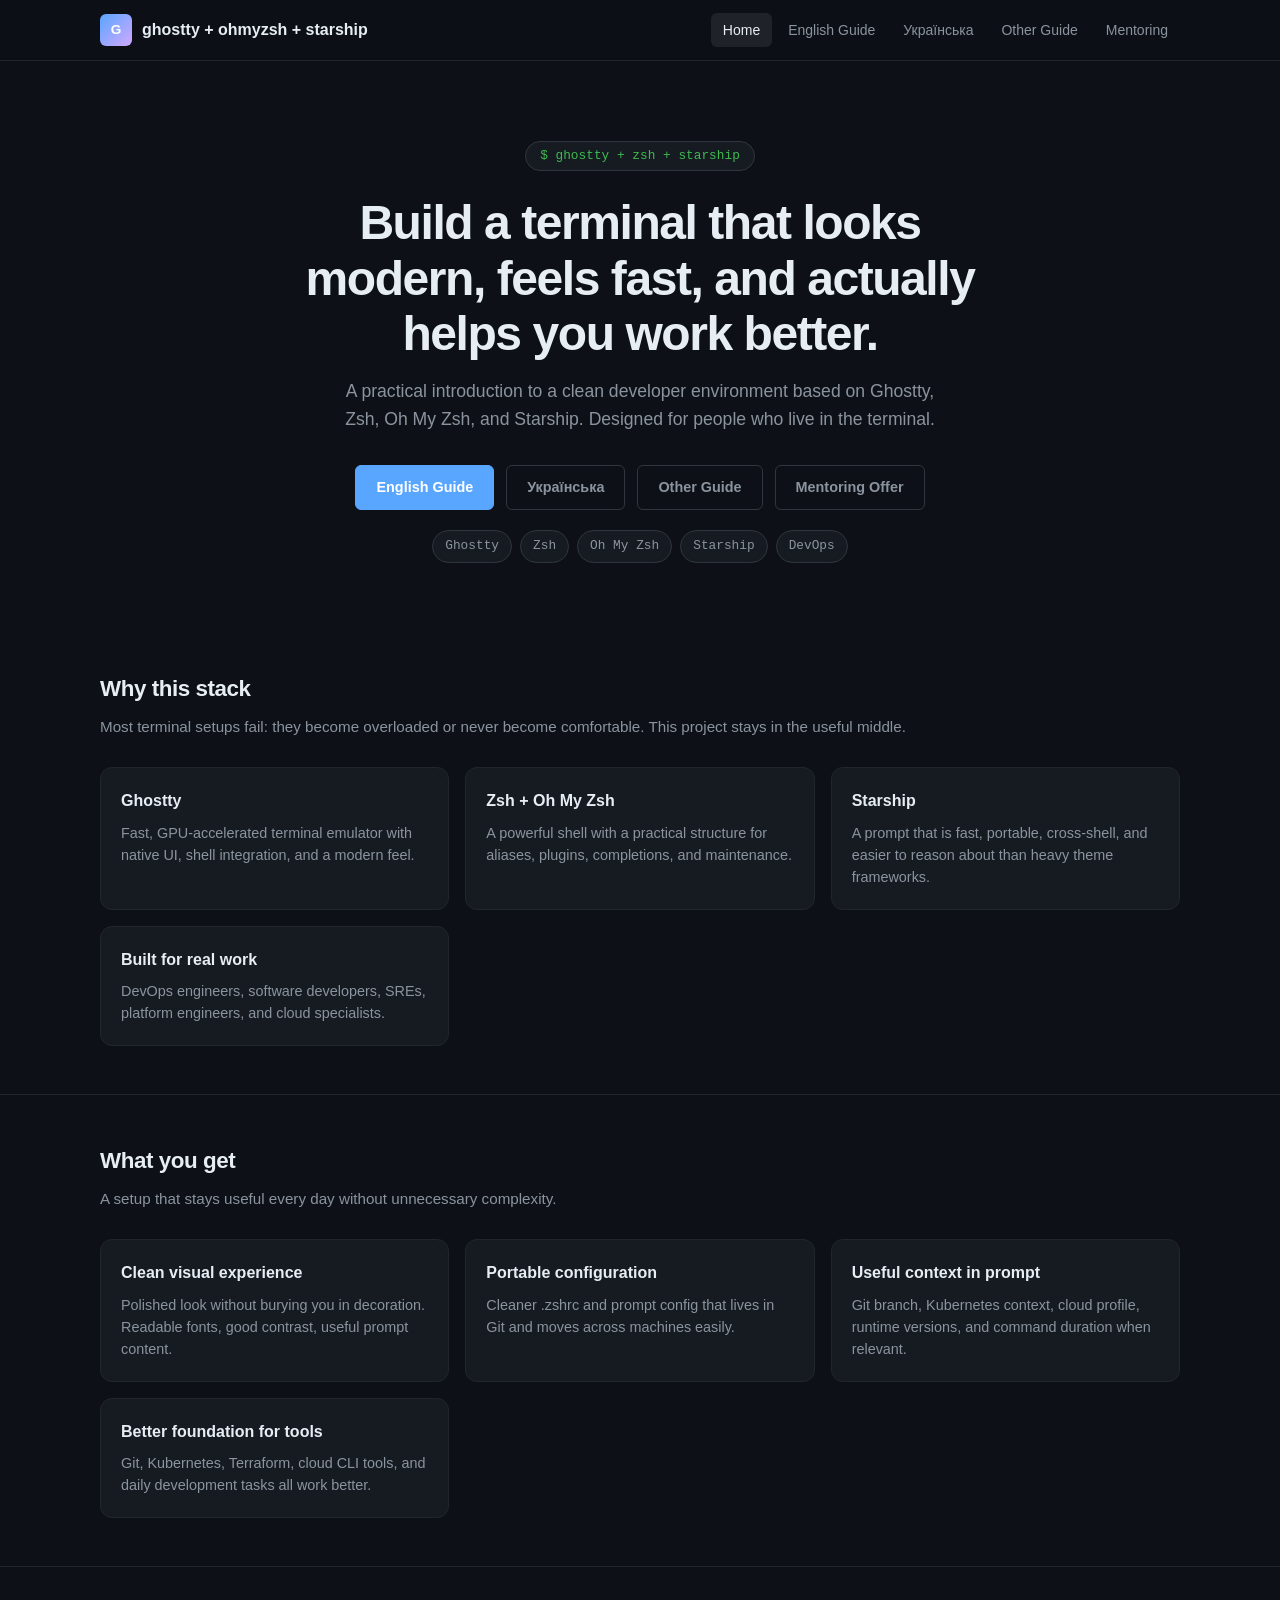
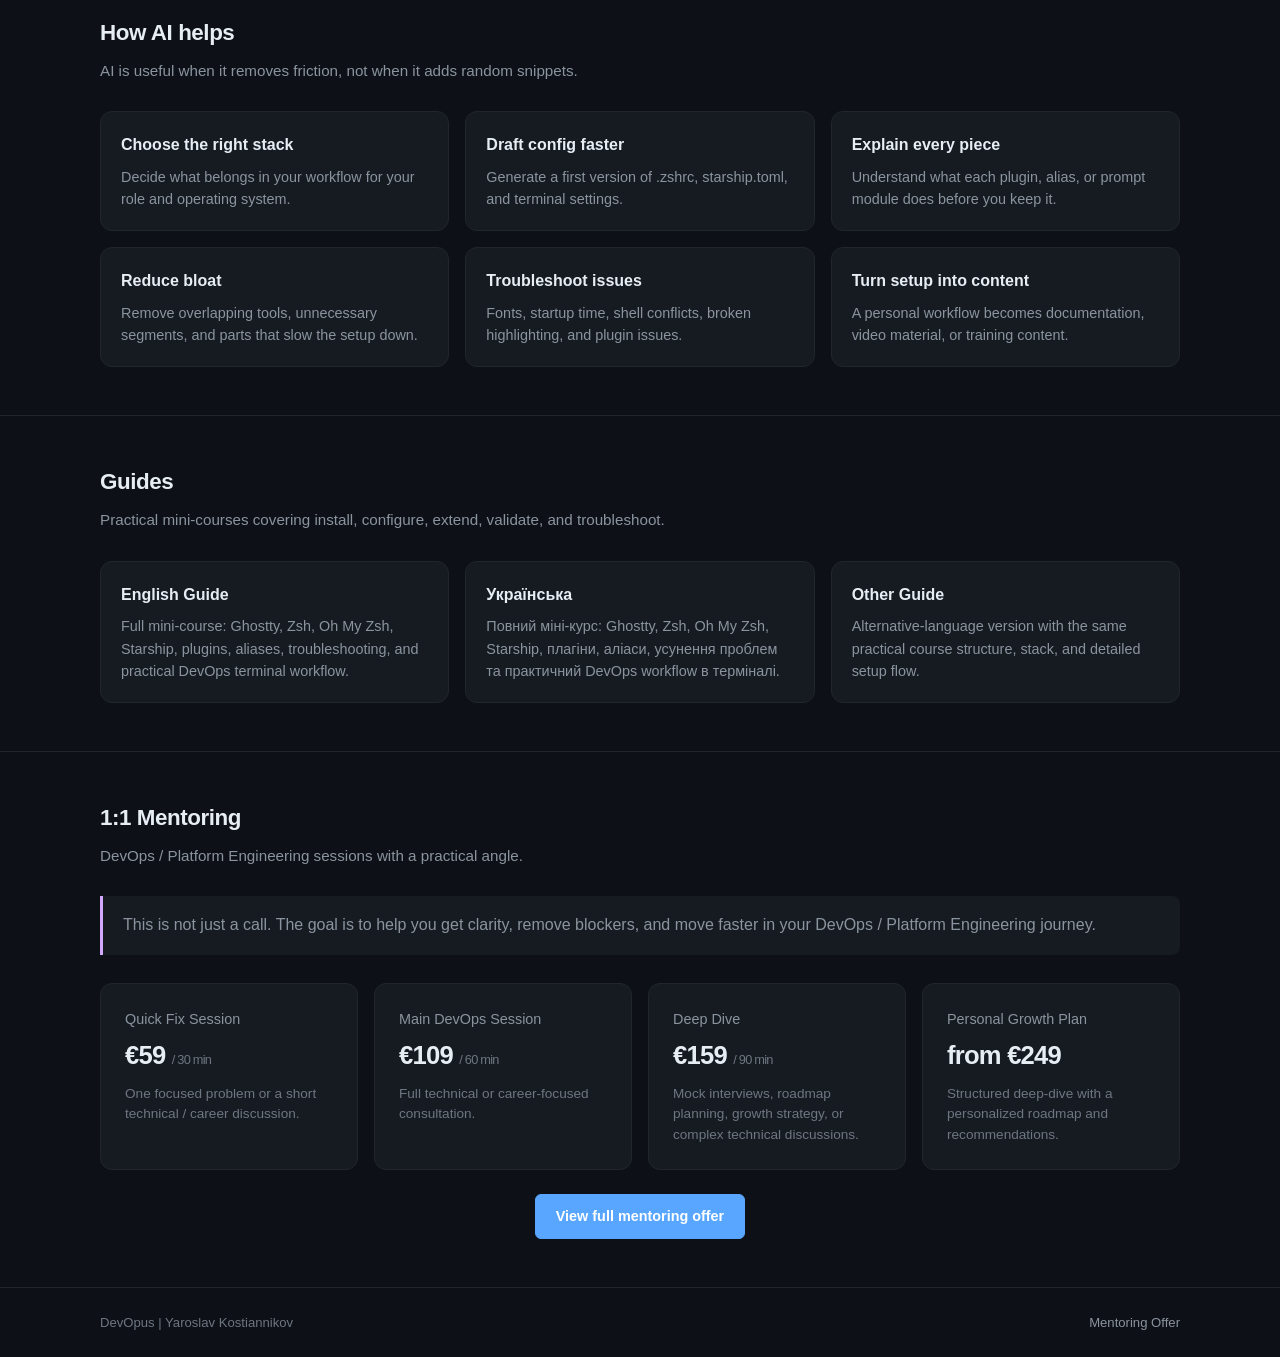
<file: index.html>
<!doctype html>
<html lang="en">
  <head>
    <meta charset="UTF-8">
    <meta name="viewport" content="width=device-width, initial-scale=1.0">
    <title>Ghostty + Oh My Zsh + Starship</title>
    <meta name="description" content="Build a terminal that looks modern, feels fast, and actually helps you work better. Practical guide for Ghostty, Oh My Zsh, and Starship.">
    <link rel="stylesheet" href="assets/site.css">
  </head>
  <body>
    <header class="site-header">
      <div class="container">
        <a class="brand" href="./">
          <span class="brand-icon">G</span>
          <span>ghostty + ohmyzsh + starship</span>
        </a>
        <nav class="nav">
          <a href="./" class="active">Home</a>
          <a href="./en/">English Guide</a>
          <a href="./ua/">Українська</a>
          <a href="./other/">Other Guide</a>
          <a href="./mentoring-offer/">Mentoring</a>
        </nav>
      </div>
    </header>

    <main>
      <section class="hero">
        <div class="container">
          <div class="hero-badge">$ ghostty + zsh + starship</div>
          <h1>Build a terminal that looks modern, feels fast, and actually helps you work better.</h1>
          <p class="hero-lead">
            A practical introduction to a clean developer environment based on Ghostty, Zsh, Oh My Zsh, and Starship.
            Designed for people who live in the terminal.
          </p>
          <div class="button-row">
            <a class="btn btn-primary" href="./en/">English Guide</a>
            <a class="btn btn-outline" href="./ua/">Українська</a>
            <a class="btn btn-outline" href="./other/">Other Guide</a>
            <a class="btn btn-outline" href="./mentoring-offer/">Mentoring Offer</a>
          </div>
          <div class="chip-row">
            <span class="chip">Ghostty</span>
            <span class="chip">Zsh</span>
            <span class="chip">Oh My Zsh</span>
            <span class="chip">Starship</span>
            <span class="chip">DevOps</span>
          </div>
        </div>
      </section>

      <section class="section">
        <div class="container">
          <h2 class="section-title">Why this stack</h2>
          <p class="section-subtitle">Most terminal setups fail: they become overloaded or never become comfortable. This project stays in the useful middle.</p>
          <div class="card-grid">
            <div class="card">
              <h3>Ghostty</h3>
              <p>Fast, GPU-accelerated terminal emulator with native UI, shell integration, and a modern feel.</p>
            </div>
            <div class="card">
              <h3>Zsh + Oh My Zsh</h3>
              <p>A powerful shell with a practical structure for aliases, plugins, completions, and maintenance.</p>
            </div>
            <div class="card">
              <h3>Starship</h3>
              <p>A prompt that is fast, portable, cross-shell, and easier to reason about than heavy theme frameworks.</p>
            </div>
            <div class="card">
              <h3>Built for real work</h3>
              <p>DevOps engineers, software developers, SREs, platform engineers, and cloud specialists.</p>
            </div>
          </div>
        </div>
      </section>

      <section class="section">
        <div class="container">
          <h2 class="section-title">What you get</h2>
          <p class="section-subtitle">A setup that stays useful every day without unnecessary complexity.</p>
          <div class="card-grid">
            <div class="card">
              <h3>Clean visual experience</h3>
              <p>Polished look without burying you in decoration. Readable fonts, good contrast, useful prompt content.</p>
            </div>
            <div class="card">
              <h3>Portable configuration</h3>
              <p>Cleaner .zshrc and prompt config that lives in Git and moves across machines easily.</p>
            </div>
            <div class="card">
              <h3>Useful context in prompt</h3>
              <p>Git branch, Kubernetes context, cloud profile, runtime versions, and command duration when relevant.</p>
            </div>
            <div class="card">
              <h3>Better foundation for tools</h3>
              <p>Git, Kubernetes, Terraform, cloud CLI tools, and daily development tasks all work better.</p>
            </div>
          </div>
        </div>
      </section>

      <section class="section">
        <div class="container">
          <h2 class="section-title">How AI helps</h2>
          <p class="section-subtitle">AI is useful when it removes friction, not when it adds random snippets.</p>
          <div class="card-grid">
            <div class="card">
              <h3>Choose the right stack</h3>
              <p>Decide what belongs in your workflow for your role and operating system.</p>
            </div>
            <div class="card">
              <h3>Draft config faster</h3>
              <p>Generate a first version of .zshrc, starship.toml, and terminal settings.</p>
            </div>
            <div class="card">
              <h3>Explain every piece</h3>
              <p>Understand what each plugin, alias, or prompt module does before you keep it.</p>
            </div>
            <div class="card">
              <h3>Reduce bloat</h3>
              <p>Remove overlapping tools, unnecessary segments, and parts that slow the setup down.</p>
            </div>
            <div class="card">
              <h3>Troubleshoot issues</h3>
              <p>Fonts, startup time, shell conflicts, broken highlighting, and plugin issues.</p>
            </div>
            <div class="card">
              <h3>Turn setup into content</h3>
              <p>A personal workflow becomes documentation, video material, or training content.</p>
            </div>
          </div>
        </div>
      </section>

      <section class="section">
        <div class="container">
          <h2 class="section-title">Guides</h2>
          <p class="section-subtitle">Practical mini-courses covering install, configure, extend, validate, and troubleshoot.</p>
          <div class="card-grid">
            <a class="card-link" href="./en/">
              <div class="card">
                <h3>English Guide</h3>
                <p>Full mini-course: Ghostty, Zsh, Oh My Zsh, Starship, plugins, aliases, troubleshooting, and practical DevOps terminal workflow.</p>
              </div>
            </a>
            <a class="card-link" href="./ua/">
              <div class="card">
                <h3>Українська</h3>
                <p>Повний міні-курс: Ghostty, Zsh, Oh My Zsh, Starship, плагіни, аліаси, усунення проблем та практичний DevOps workflow в терміналі.</p>
              </div>
            </a>
            <a class="card-link" href="./other/">
              <div class="card">
                <h3>Other Guide</h3>
                <p>Alternative-language version with the same practical course structure, stack, and detailed setup flow.</p>
              </div>
            </a>
          </div>
        </div>
      </section>

      <section class="section">
        <div class="container">
          <h2 class="section-title">1:1 Mentoring</h2>
          <p class="section-subtitle">DevOps / Platform Engineering sessions with a practical angle.</p>
          <div class="quote-block">
            This is not just a call. The goal is to help you get clarity, remove blockers, and move faster in your DevOps / Platform Engineering journey.
          </div>
          <div class="pricing-grid">
            <div class="price-card">
              <h3>Quick Fix Session</h3>
              <div class="price-value">&euro;59 <small style="font-size:0.8rem;color:var(--text-dim);font-weight:400">/ 30 min</small></div>
              <p>One focused problem or a short technical / career discussion.</p>
            </div>
            <div class="price-card">
              <h3>Main DevOps Session</h3>
              <div class="price-value">&euro;109 <small style="font-size:0.8rem;color:var(--text-dim);font-weight:400">/ 60 min</small></div>
              <p>Full technical or career-focused consultation.</p>
            </div>
            <div class="price-card">
              <h3>Deep Dive</h3>
              <div class="price-value">&euro;159 <small style="font-size:0.8rem;color:var(--text-dim);font-weight:400">/ 90 min</small></div>
              <p>Mock interviews, roadmap planning, growth strategy, or complex technical discussions.</p>
            </div>
            <div class="price-card">
              <h3>Personal Growth Plan</h3>
              <div class="price-value">from &euro;249</div>
              <p>Structured deep-dive with a personalized roadmap and recommendations.</p>
            </div>
          </div>
          <div class="button-row" style="margin-top:24px">
            <a class="btn btn-primary" href="./mentoring-offer/">View full mentoring offer</a>
          </div>
        </div>
      </section>
    </main>

    <footer class="site-footer">
      <div class="container">
        <span>DevOpus | Yaroslav Kostiannikov</span>
        <a href="./mentoring-offer/">Mentoring Offer</a>
      </div>
    </footer>
  </body>
</html>
</file>
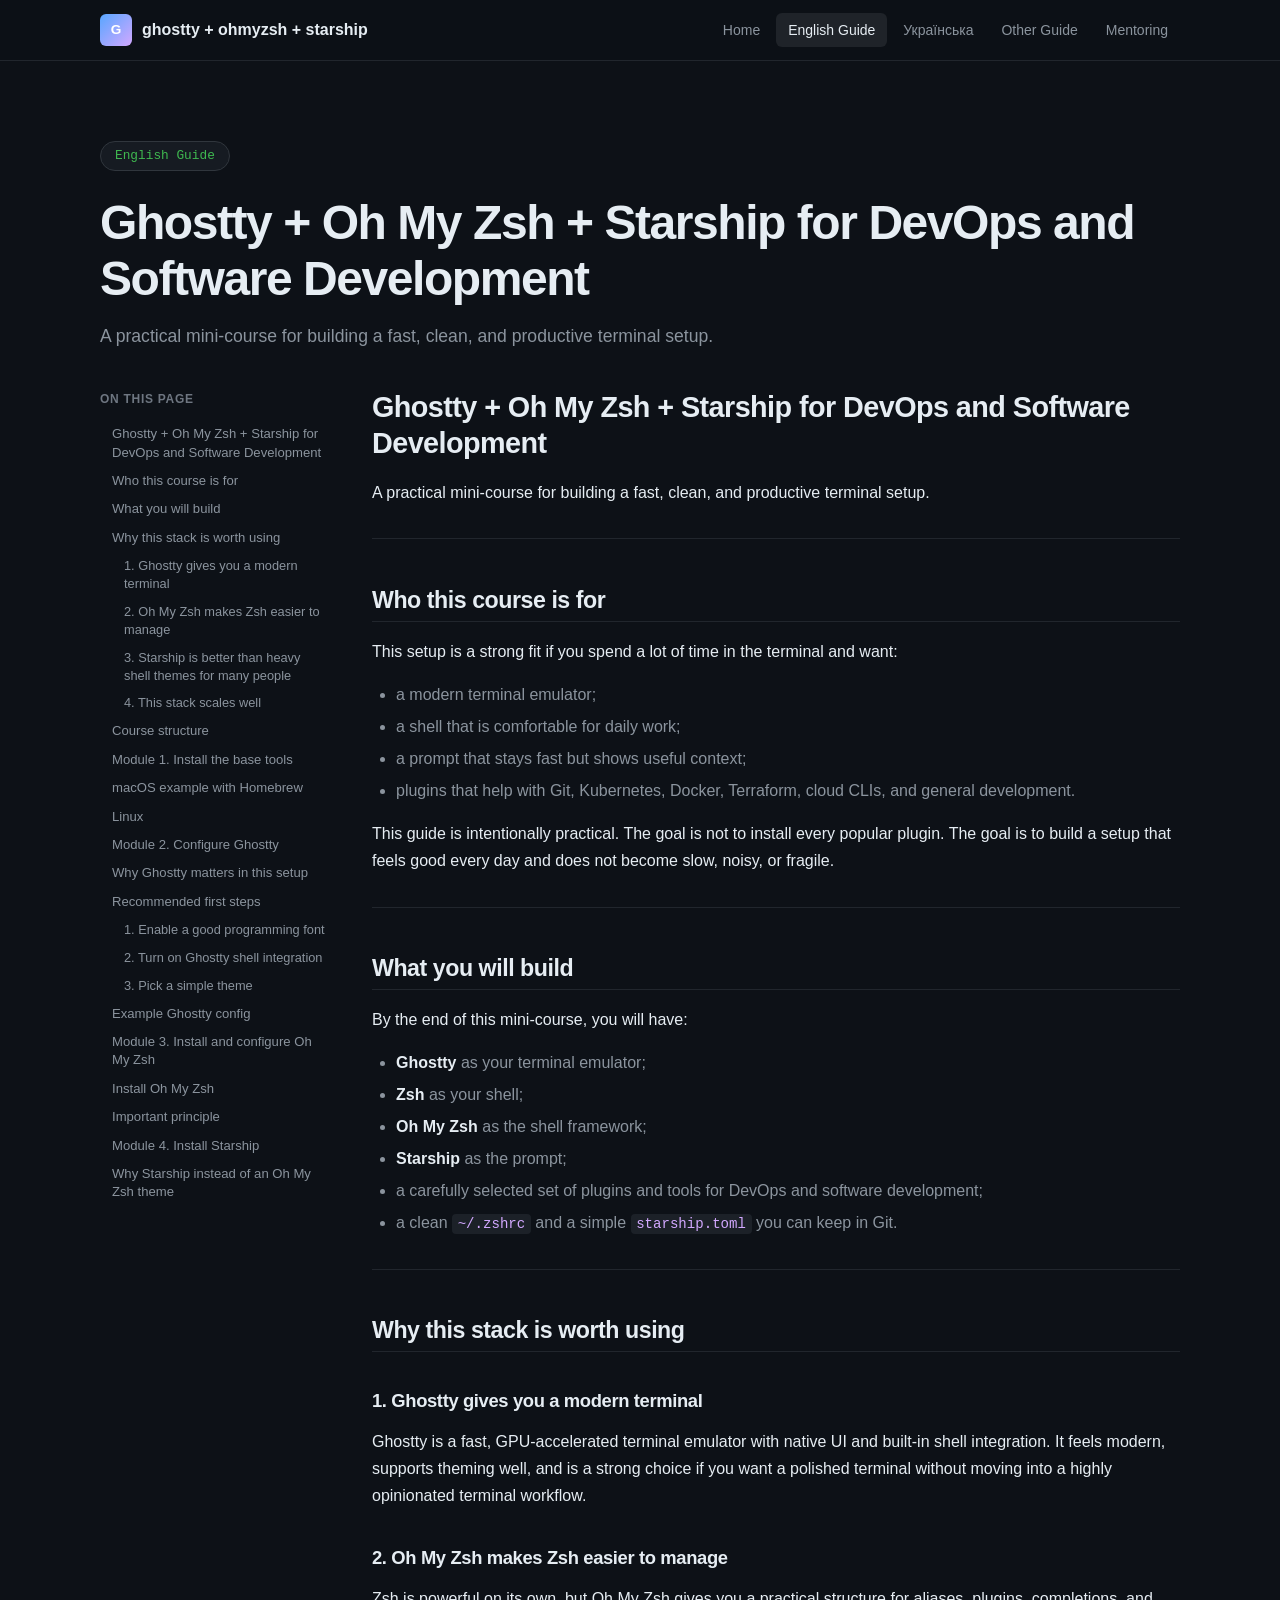
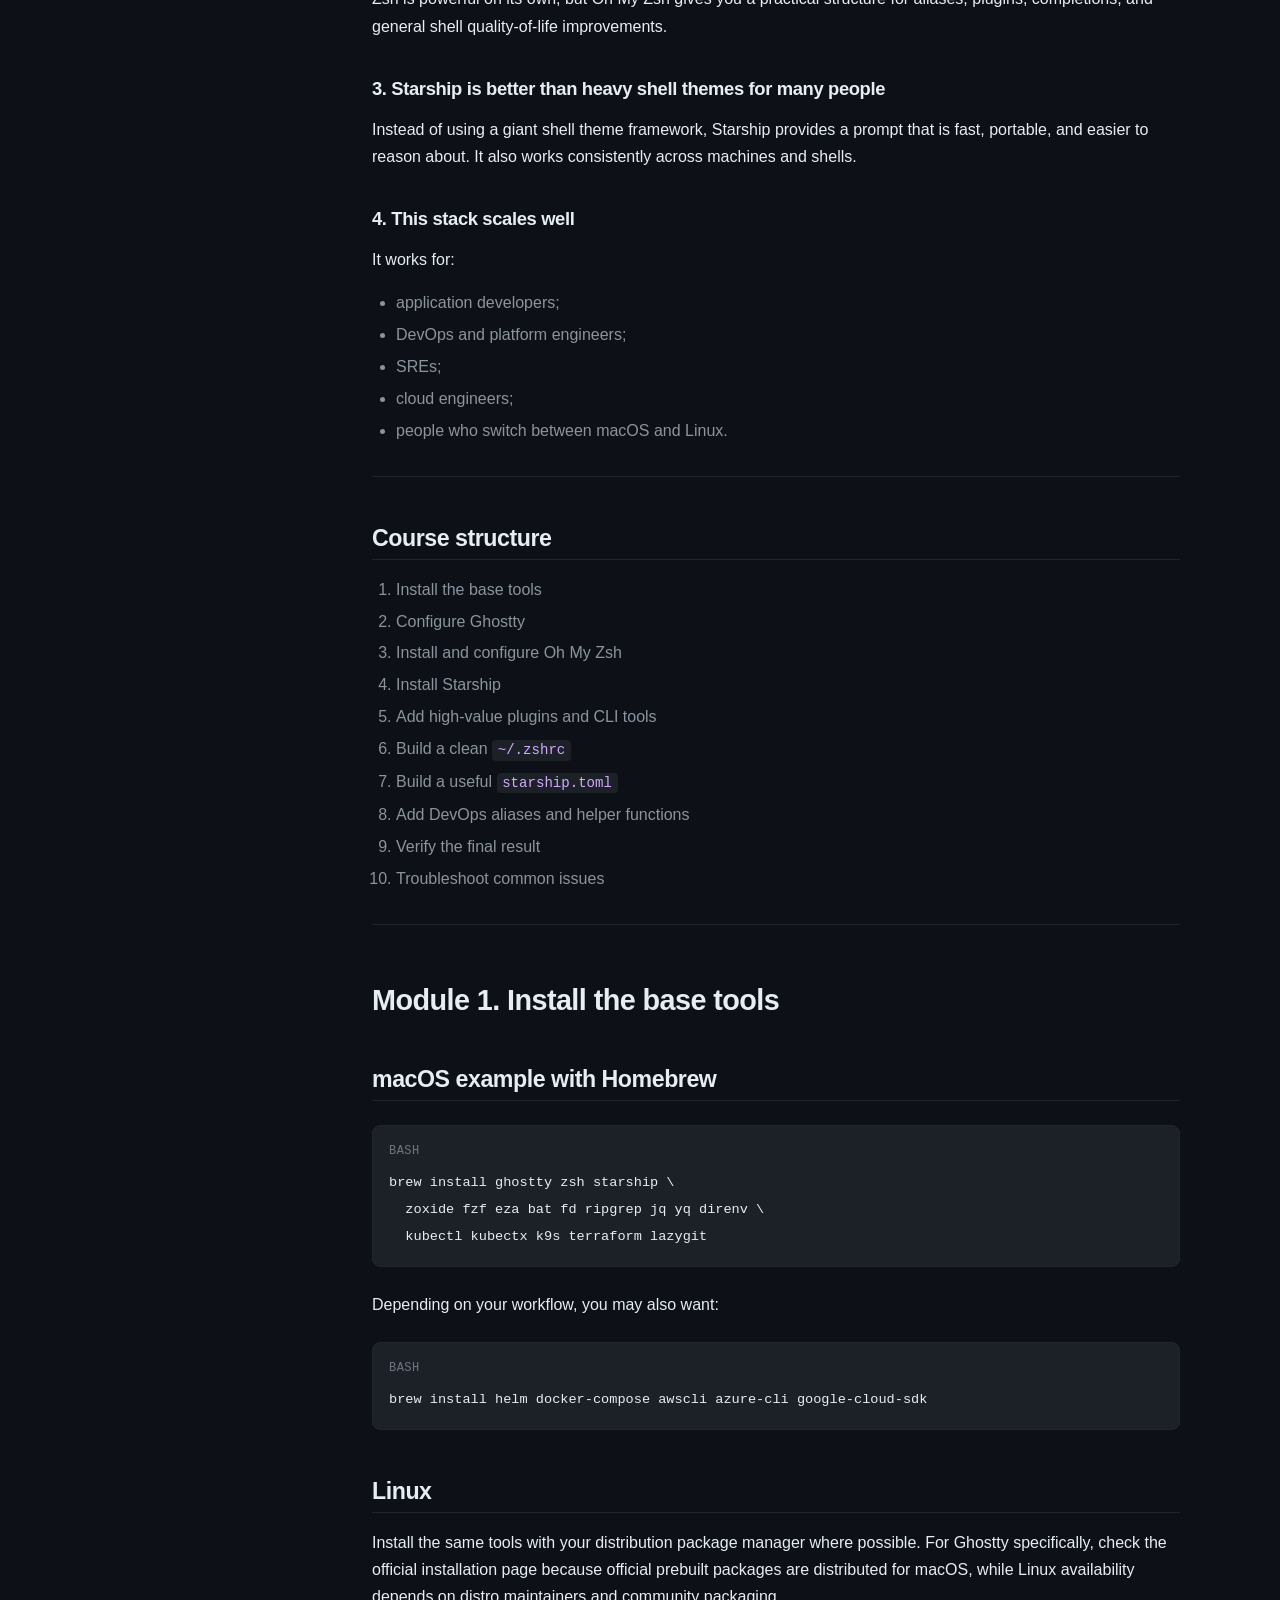
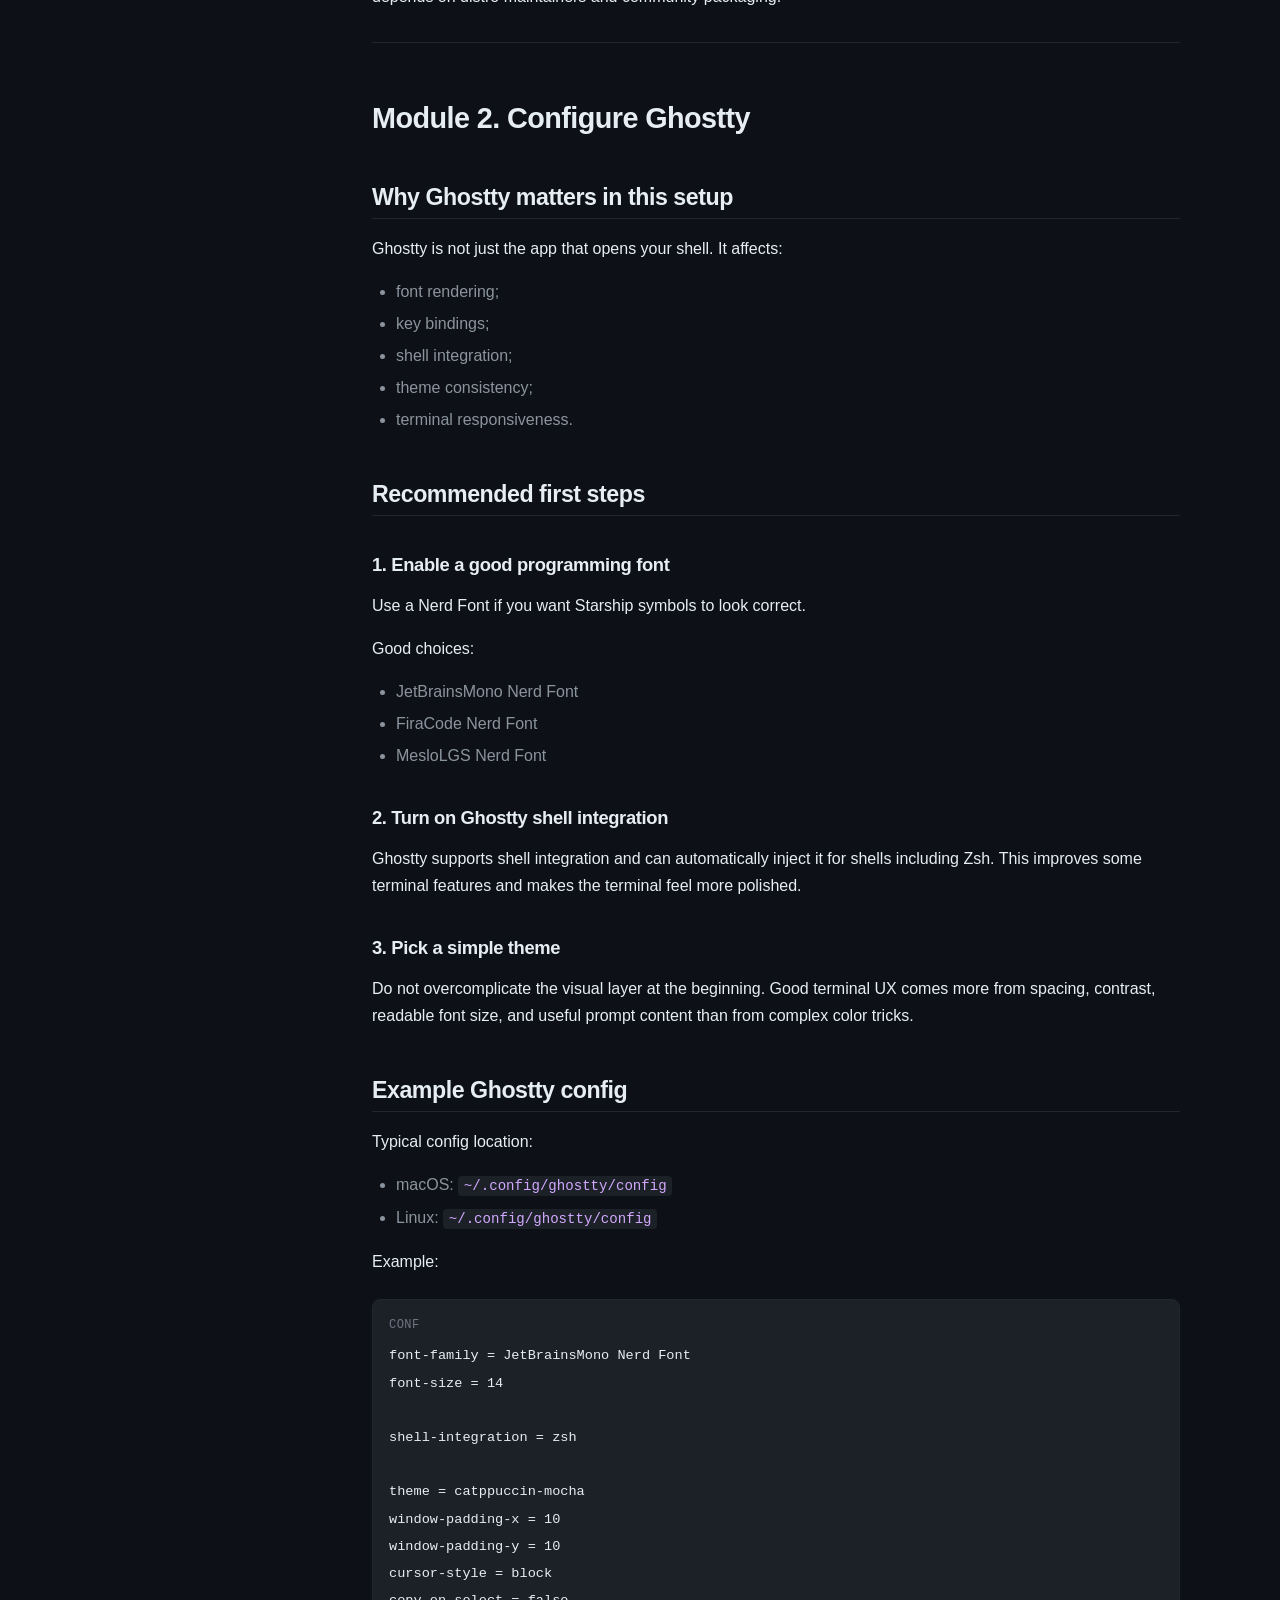
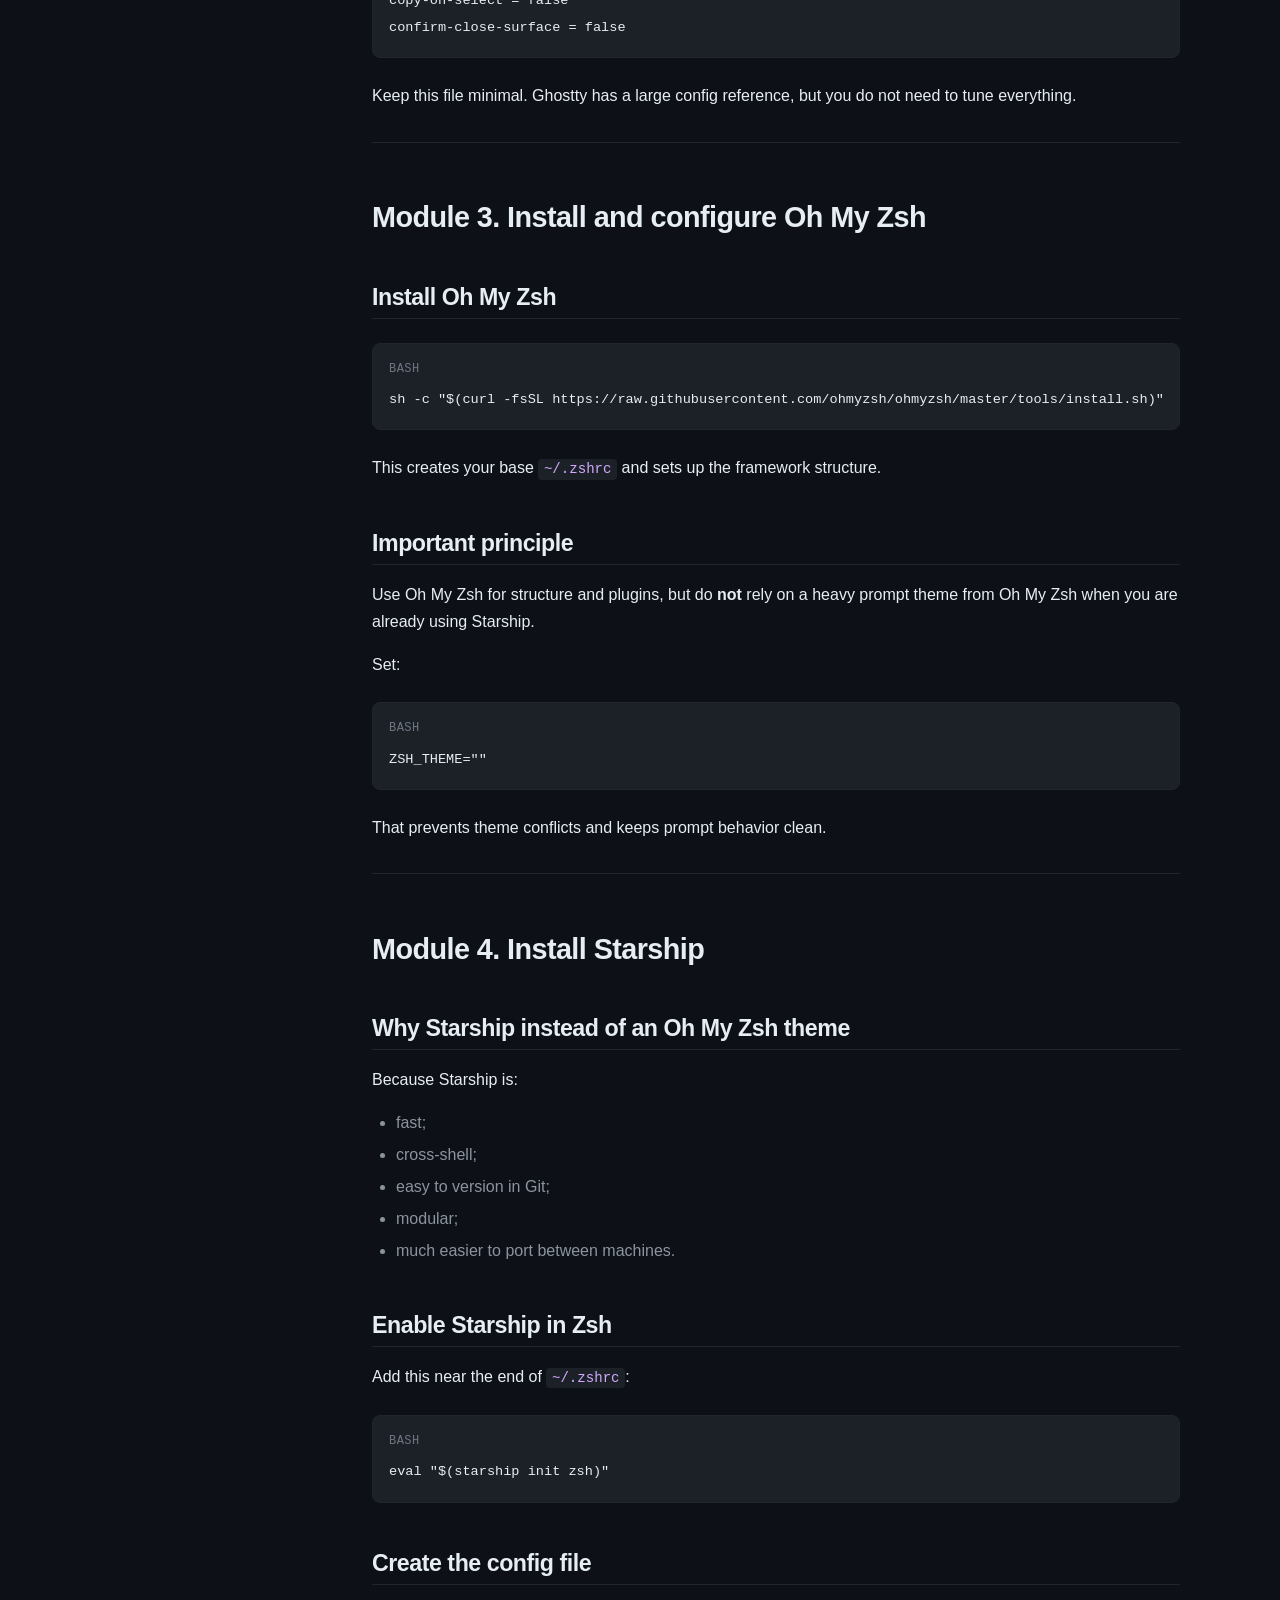
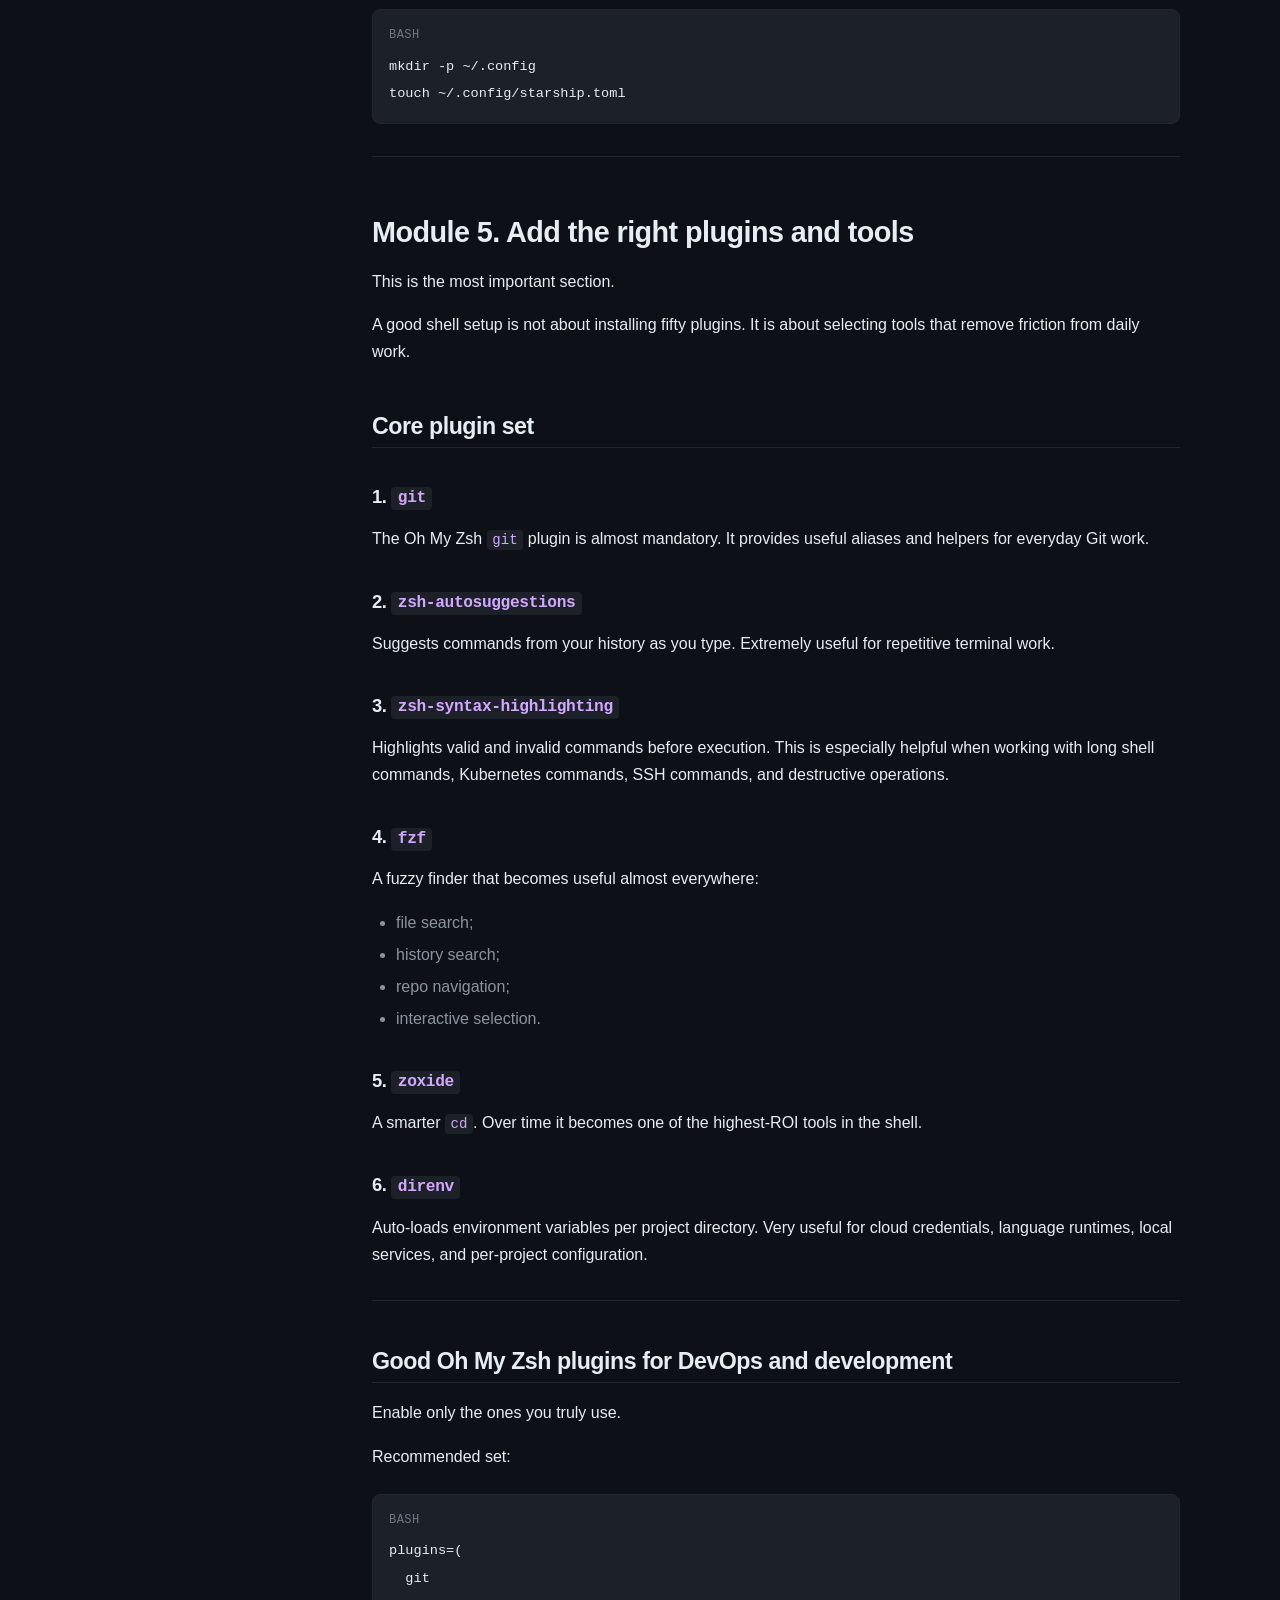
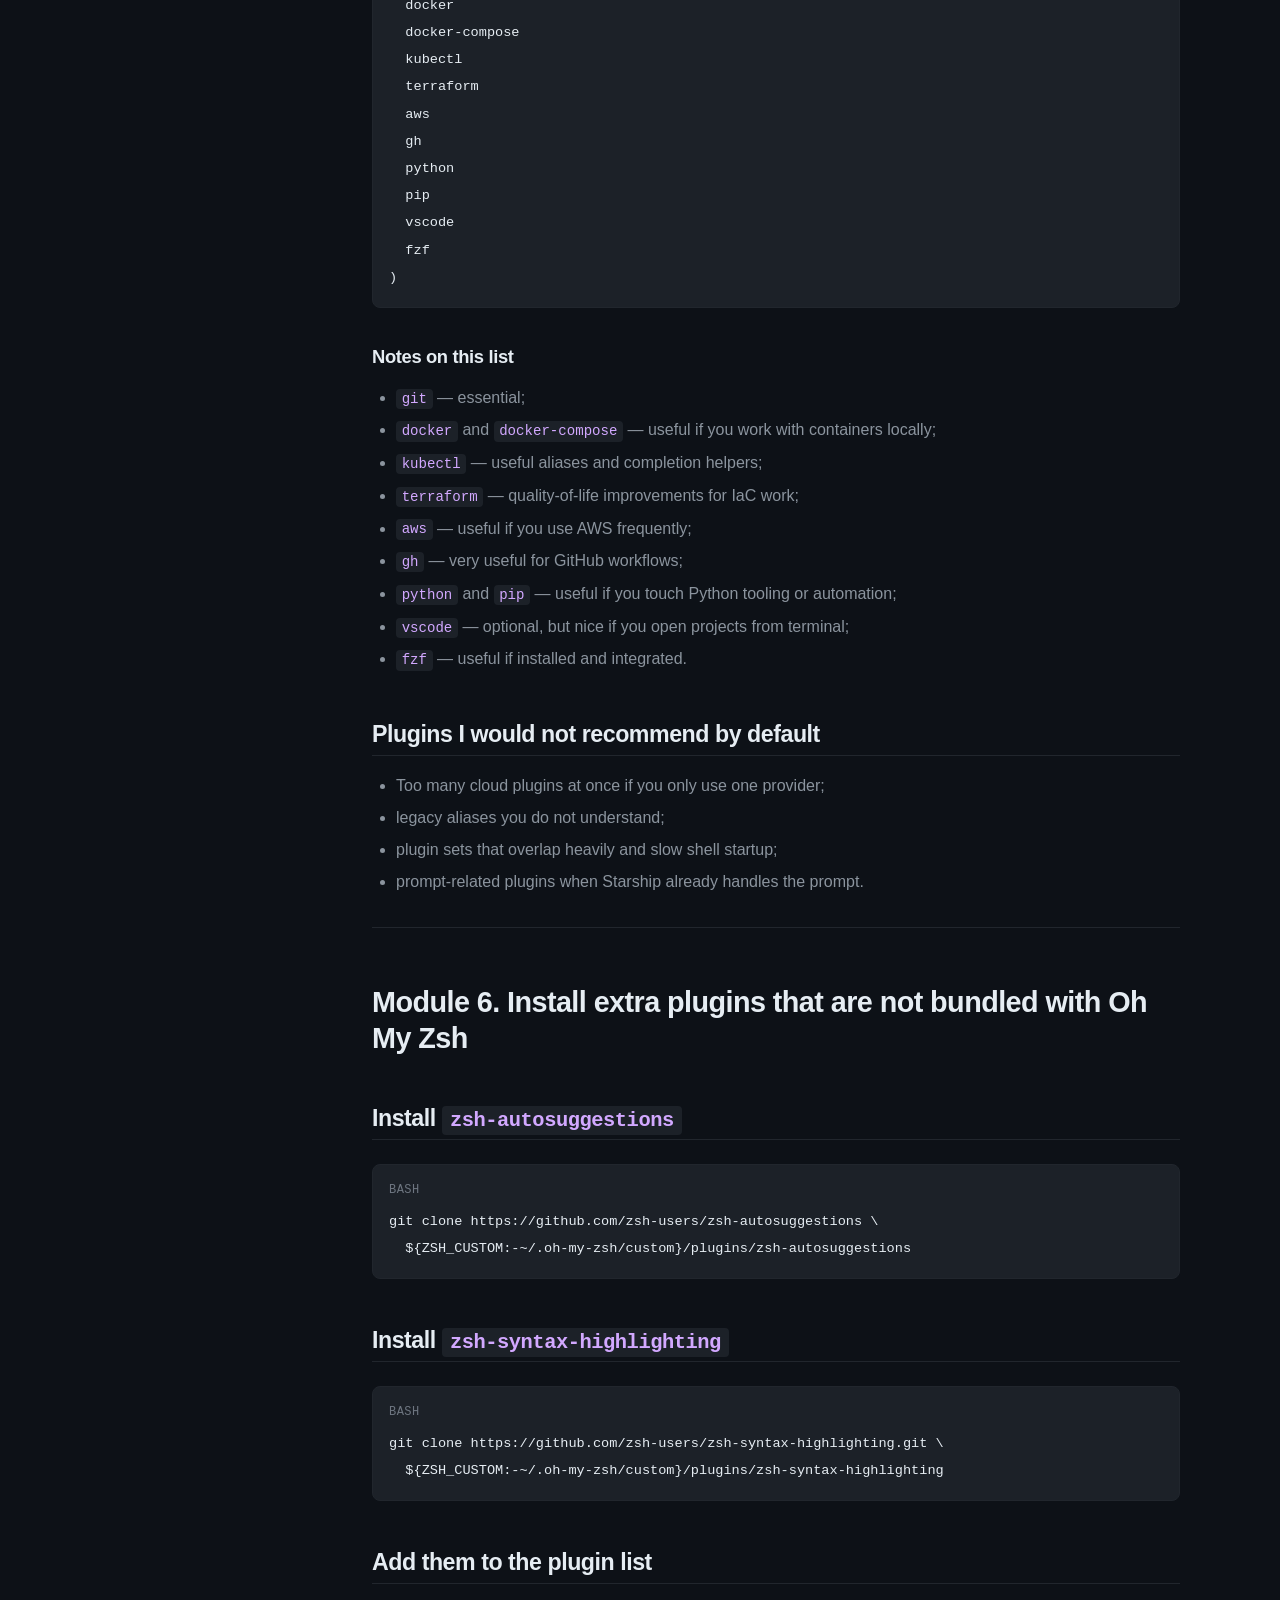
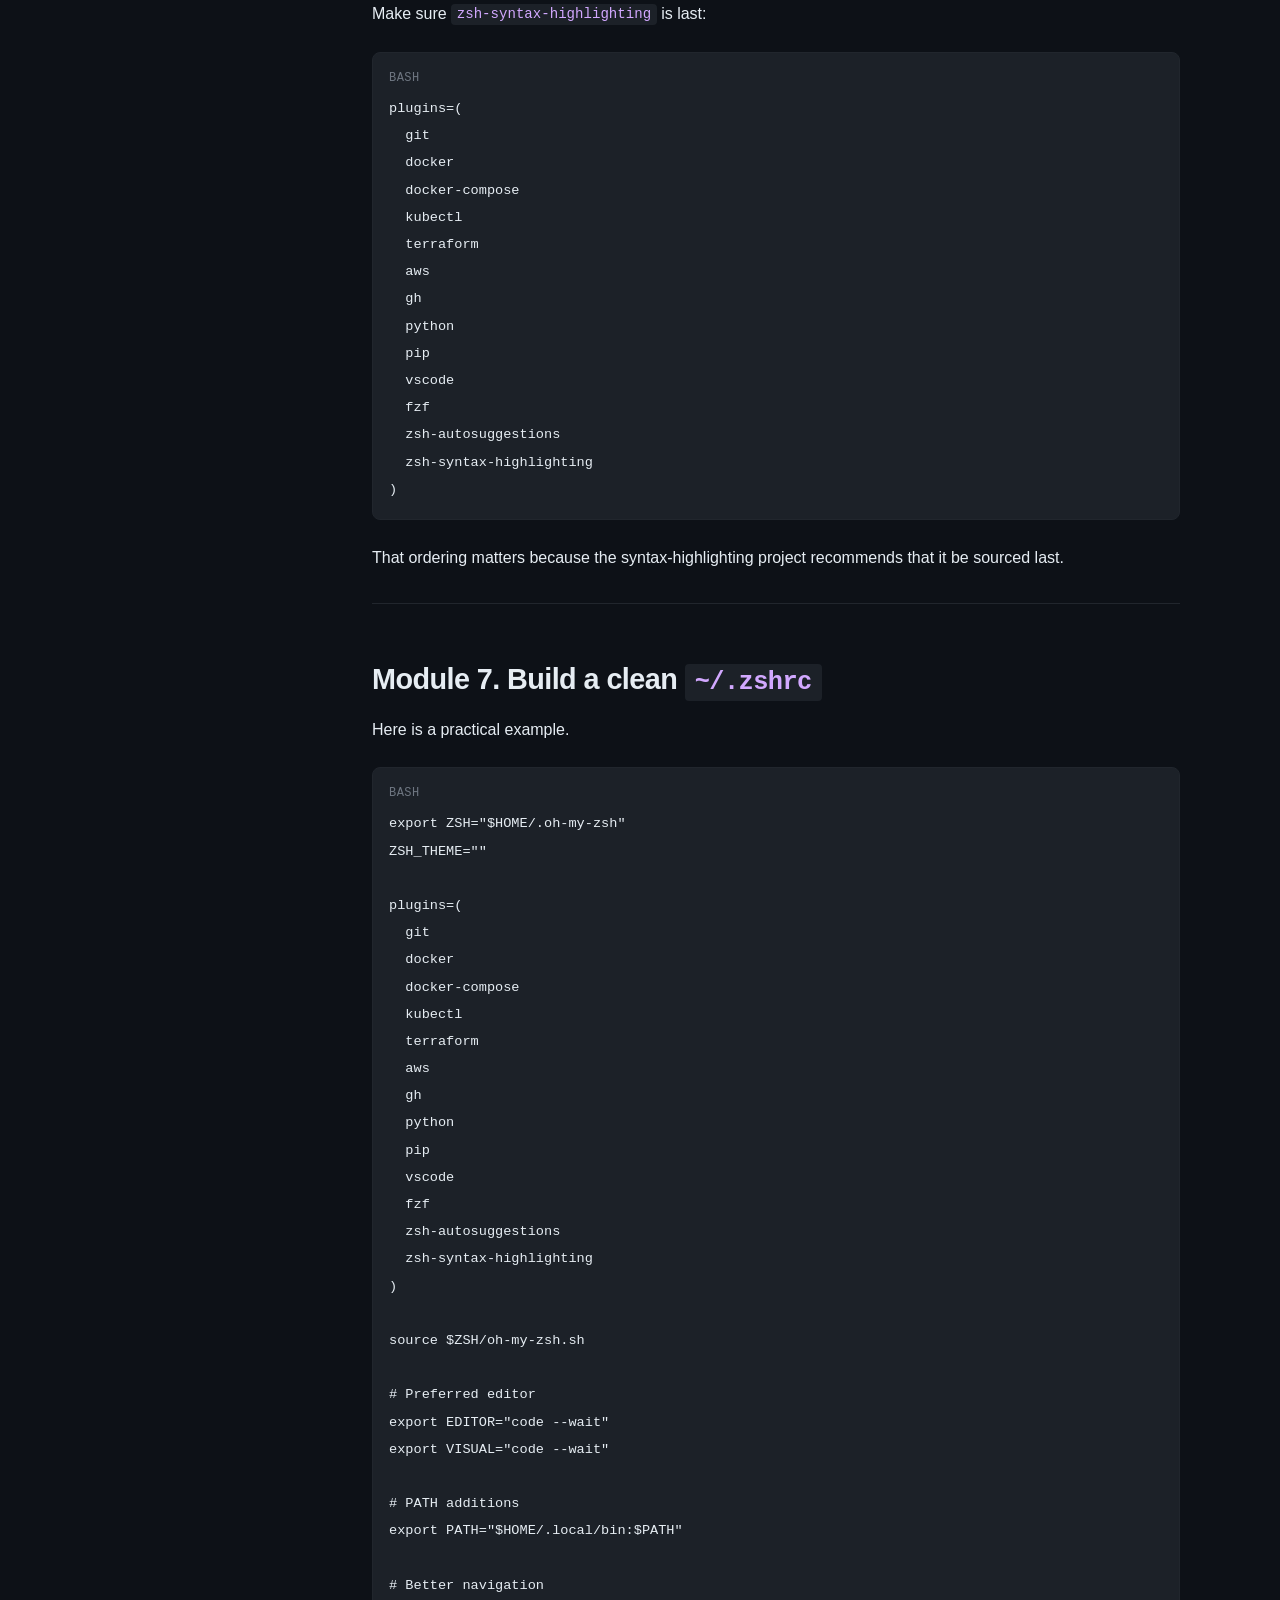
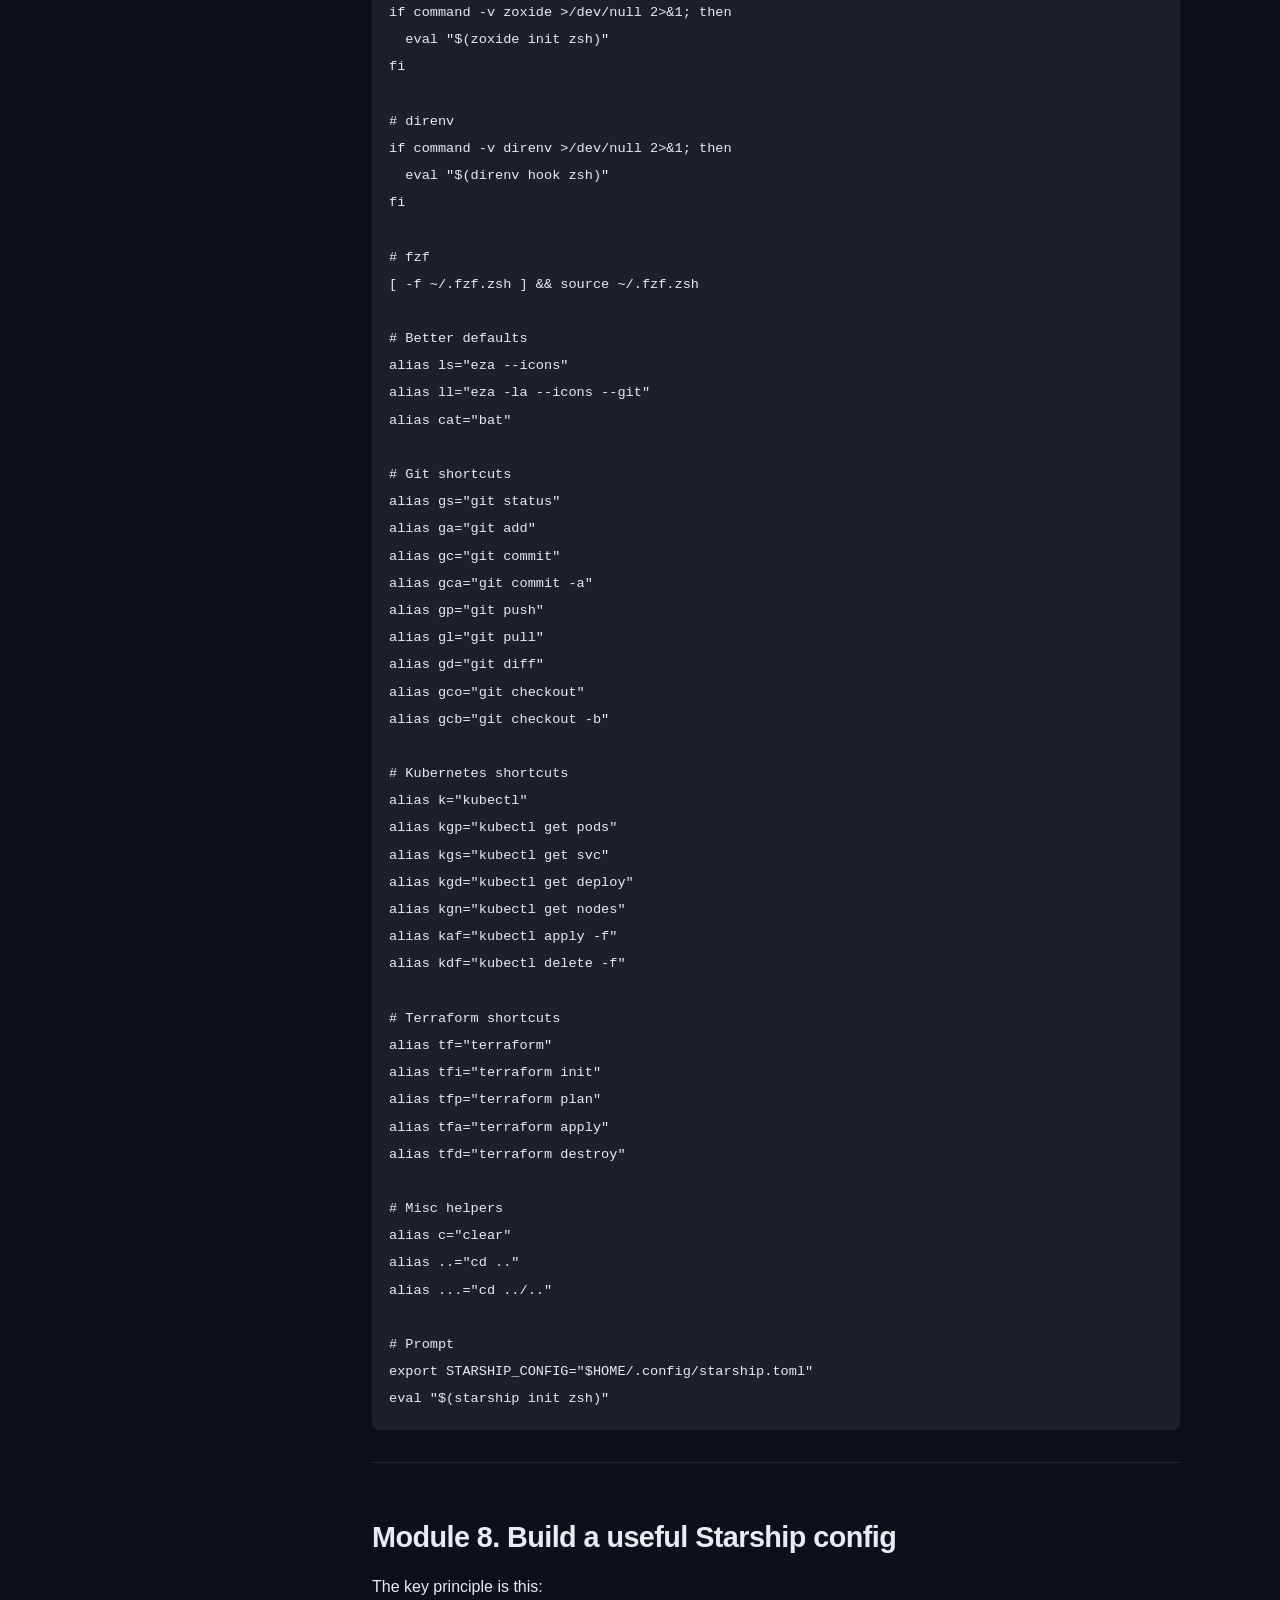
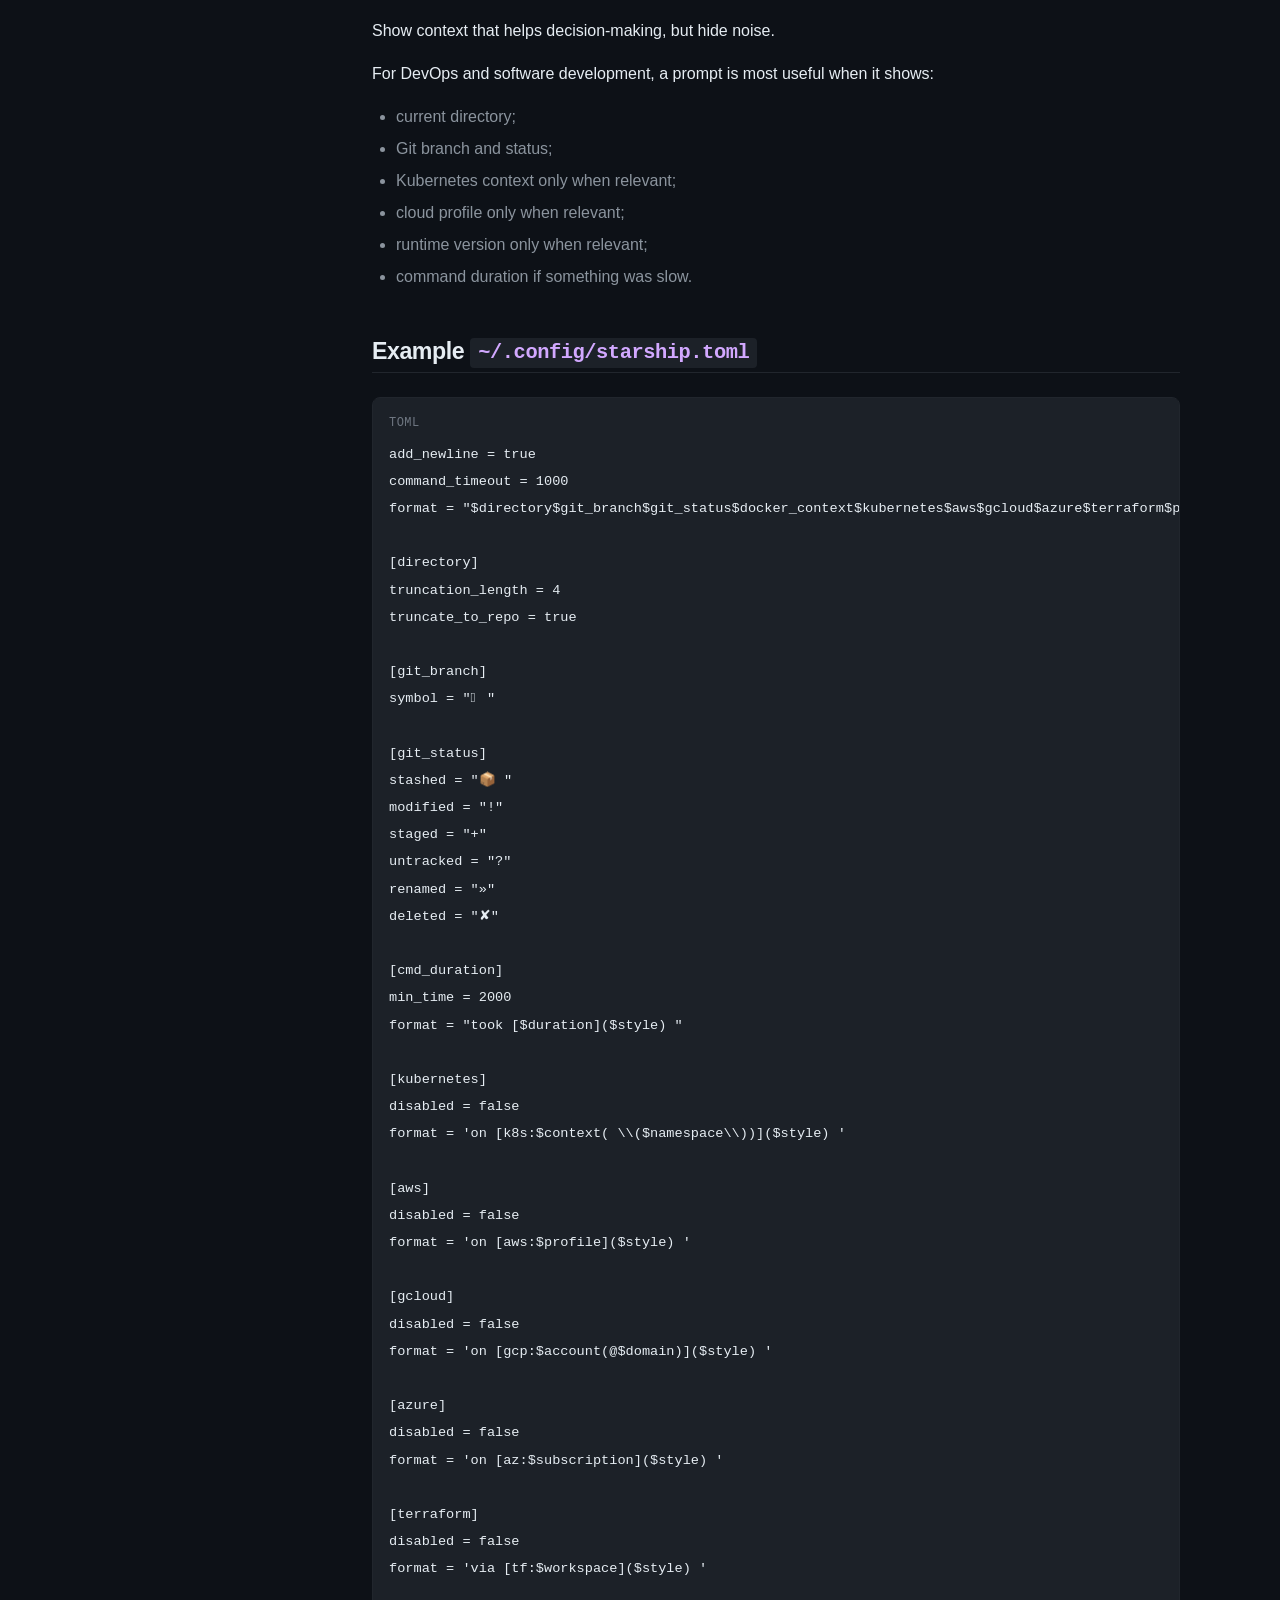
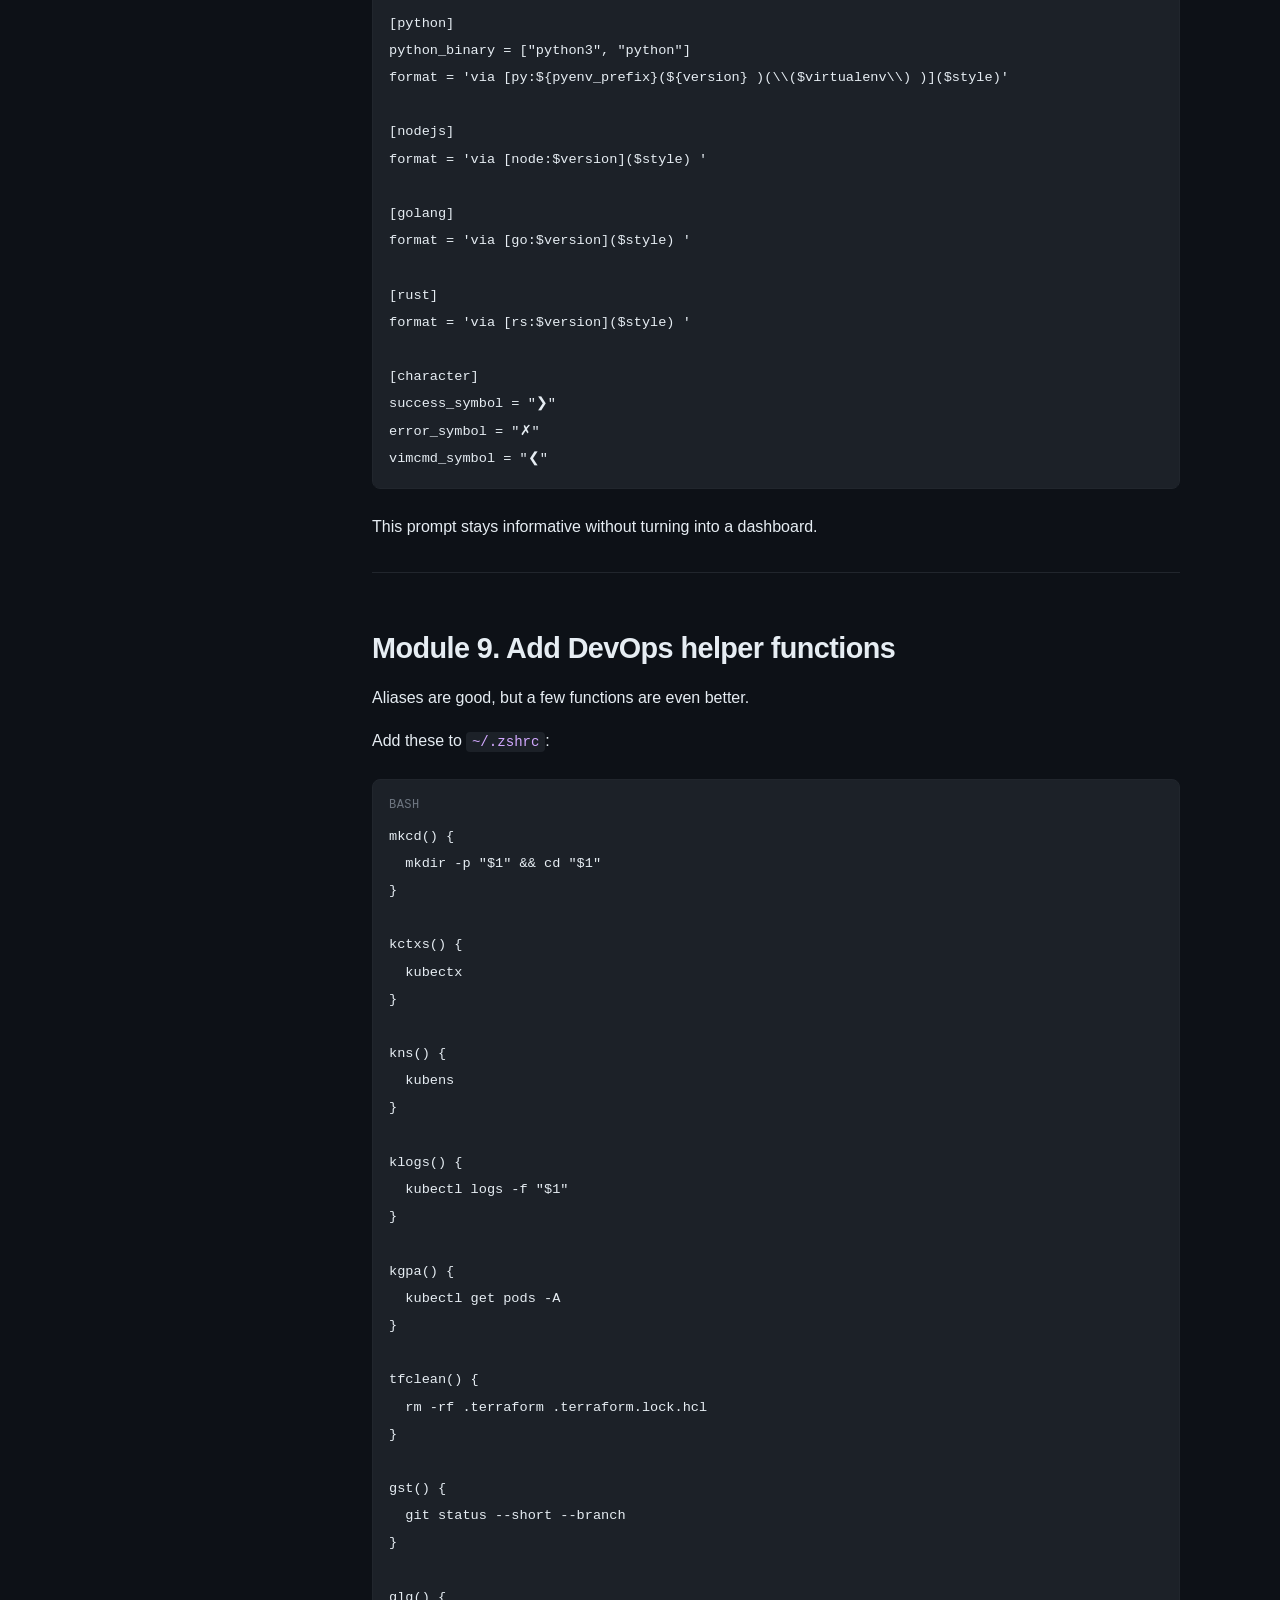
<file: en/index.html>
<!doctype html>
<html lang="en" data-markdown-source="ghostty-ohmyzsh-starship-dev-setup.md">
  <head>
    <meta charset="UTF-8">
    <meta name="viewport" content="width=device-width, initial-scale=1.0">
    <title>English Guide | Ghostty + Oh My Zsh + Starship</title>
    <meta name="description" content="Practical English guide for building a Ghostty, Oh My Zsh, and Starship terminal setup.">
    <link rel="stylesheet" href="../assets/site.css">
    <script src="../assets/site.js" defer></script>
  </head>
  <body>
    <header class="site-header">
      <div class="container">
        <a class="brand" href="../">
          <span class="brand-icon">G</span>
          <span>ghostty + ohmyzsh + starship</span>
        </a>
        <nav class="nav">
          <a href="../">Home</a>
          <a href="./" class="active">English Guide</a>
          <a href="../ua/">Українська</a>
          <a href="../other/">Other Guide</a>
          <a href="../mentoring-offer/">Mentoring</a>
        </nav>
      </div>
    </header>

    <main>
      <section class="hero" style="padding-bottom:0">
        <div class="container" style="text-align:left;max-width:var(--max-width)">
          <div class="hero-badge">English Guide</div>
          <h1 style="max-width:none;text-align:left">Ghostty + Oh My Zsh + Starship for DevOps and Software Development</h1>
          <p class="hero-lead" style="max-width:none;text-align:left;margin-bottom:0">
            A practical mini-course for building a fast, clean, and productive terminal setup.
          </p>
        </div>
      </section>

      <div class="container">
        <div class="guide-layout">
          <aside class="guide-sidebar">
            <div class="toc-title">On this page</div>
            <nav class="toc" data-markdown-toc></nav>
          </aside>
          <article class="guide-main">
            <div class="loading-msg" data-markdown-status>Loading guide...</div>
            <div class="prose" data-markdown-content></div>
          </article>
        </div>
      </div>
    </main>

    <footer class="site-footer">
      <div class="container">
        <span>DevOpus | Yaroslav Kostiannikov</span>
        <a href="../mentoring-offer/">Mentoring Offer</a>
      </div>
    </footer>
  </body>
</html>
</file>
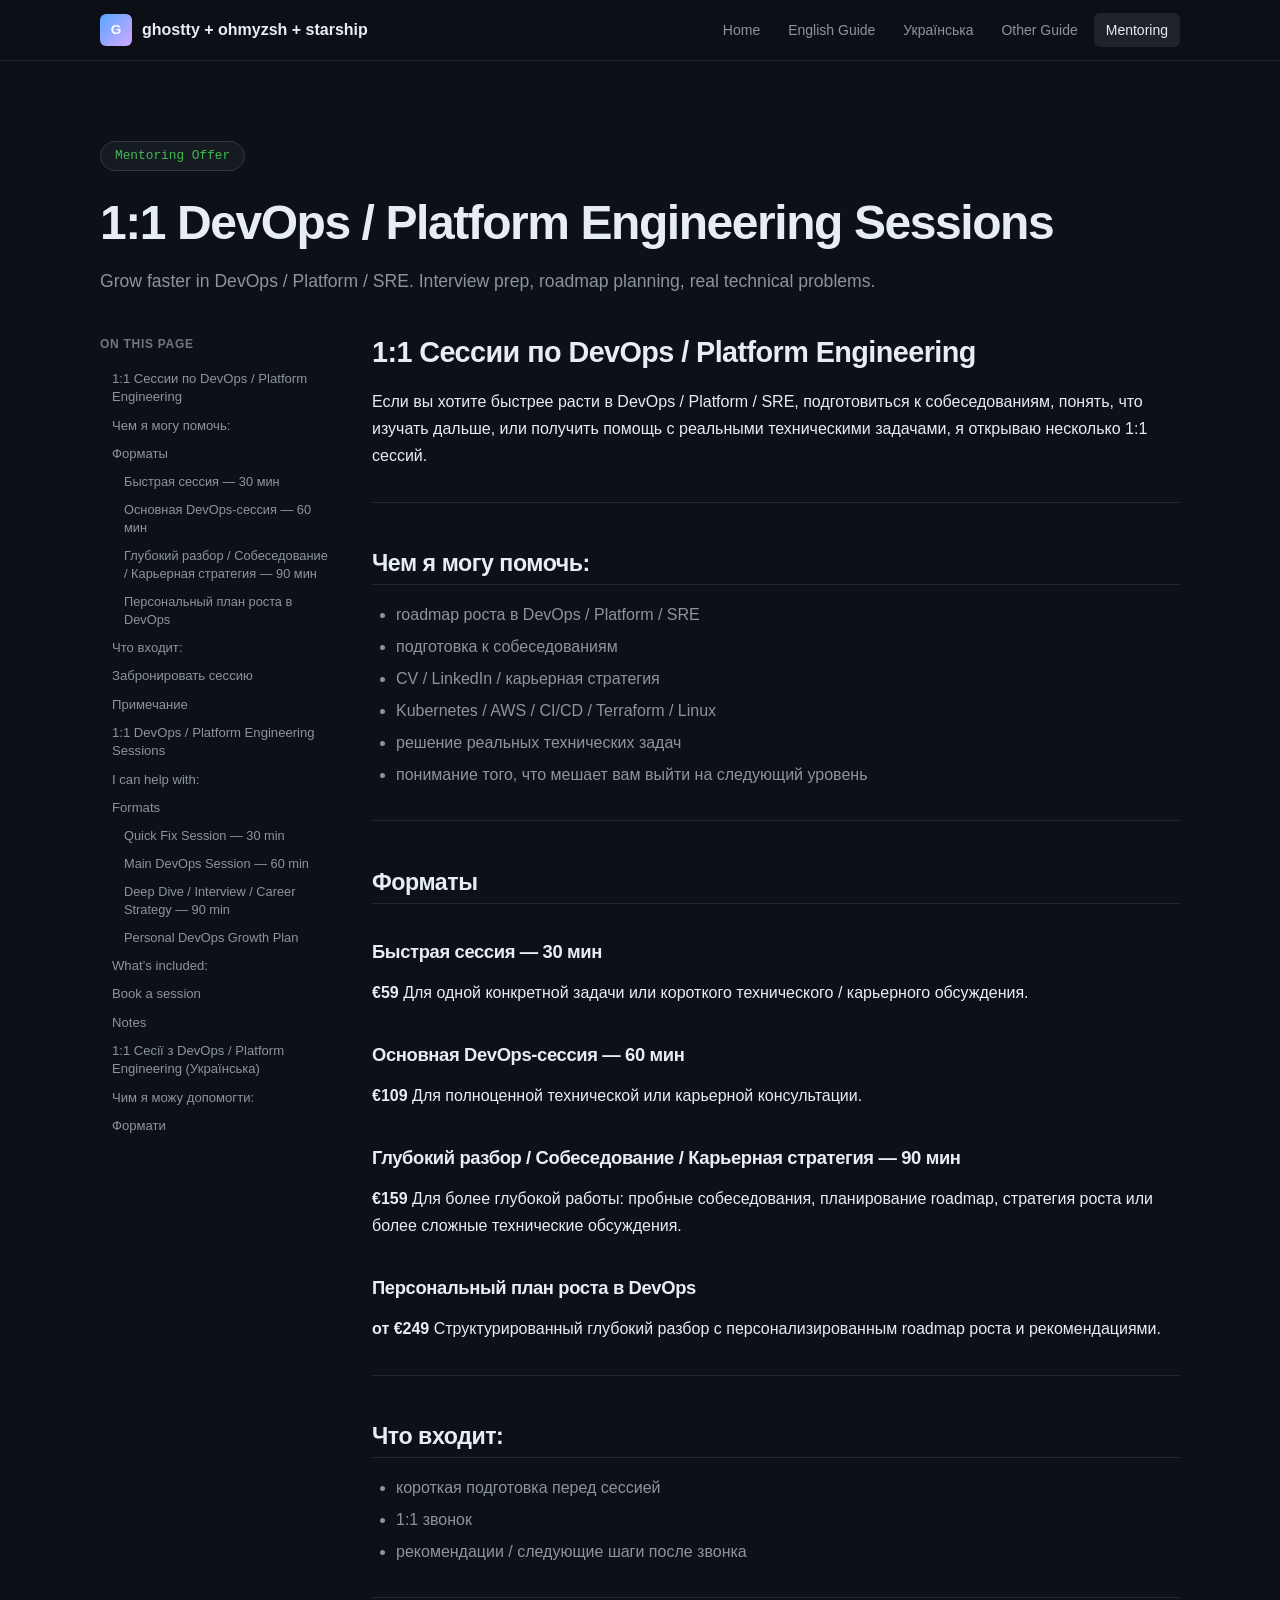
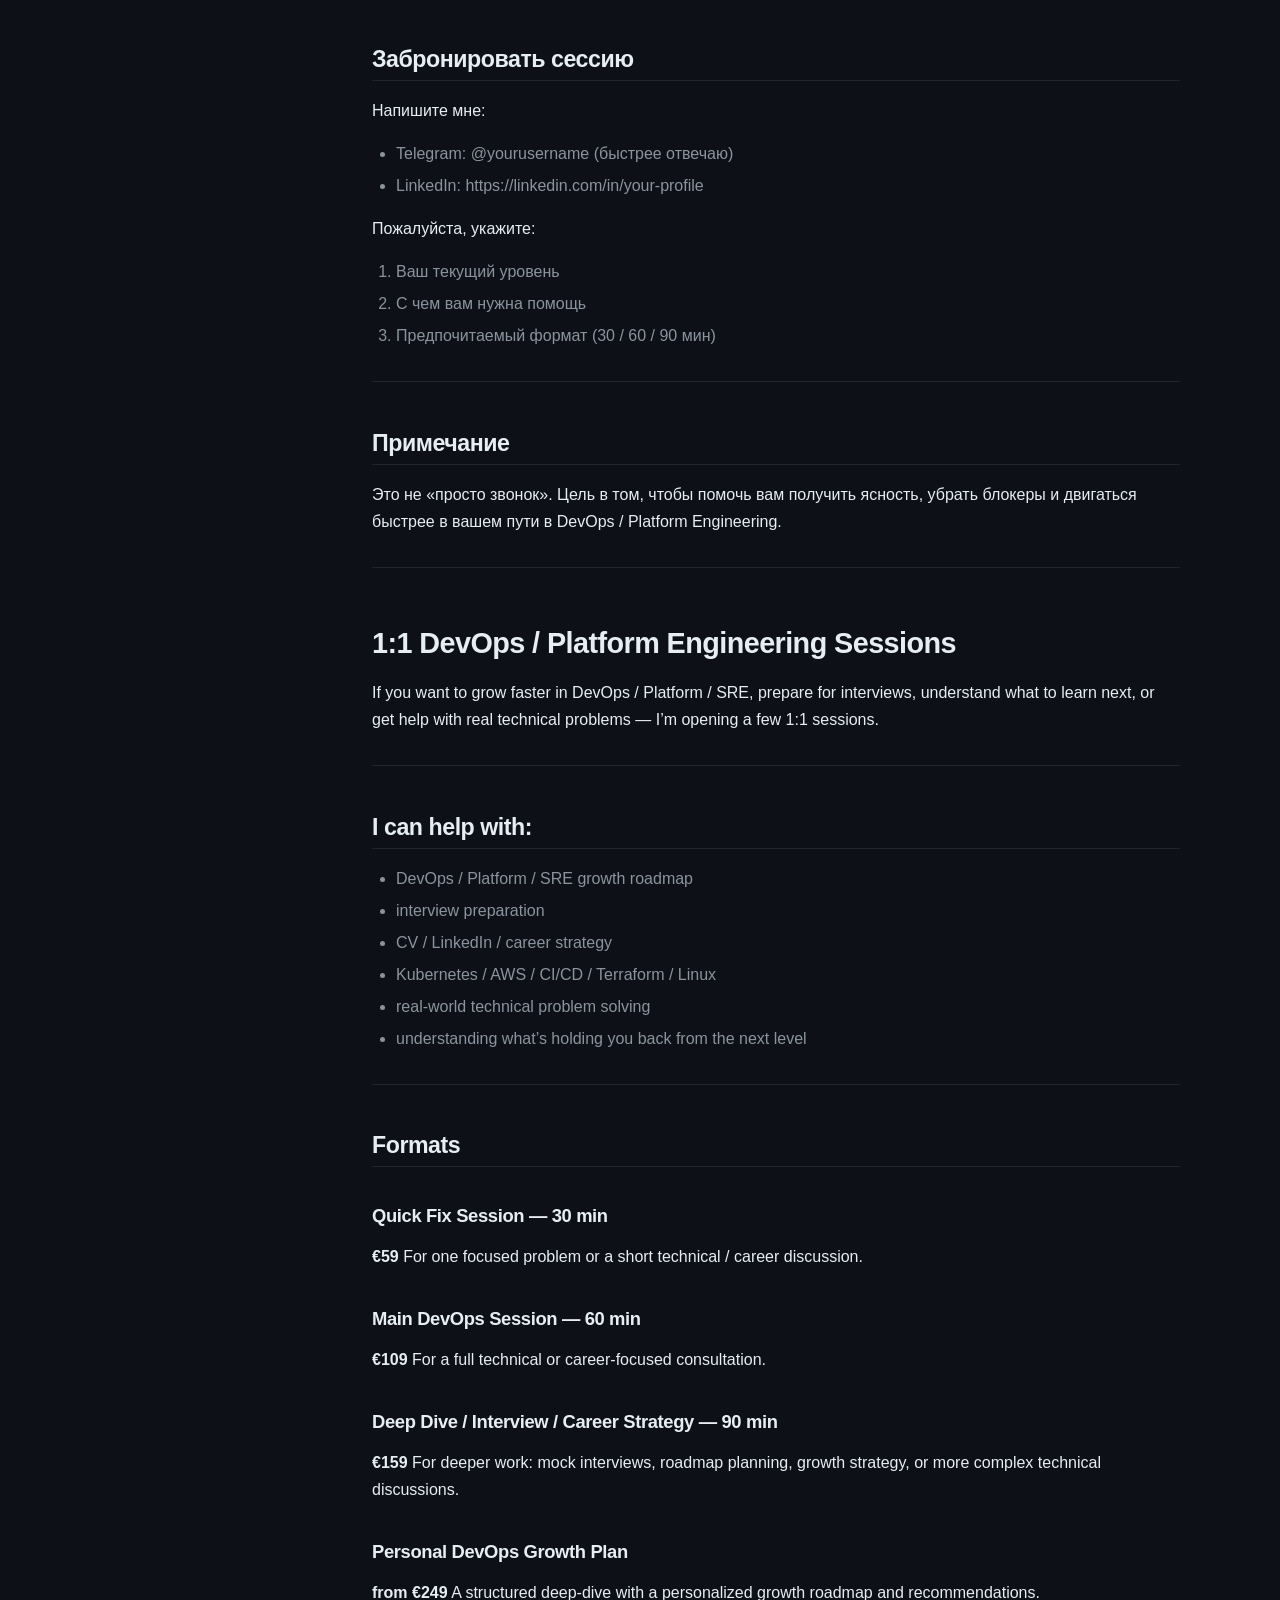
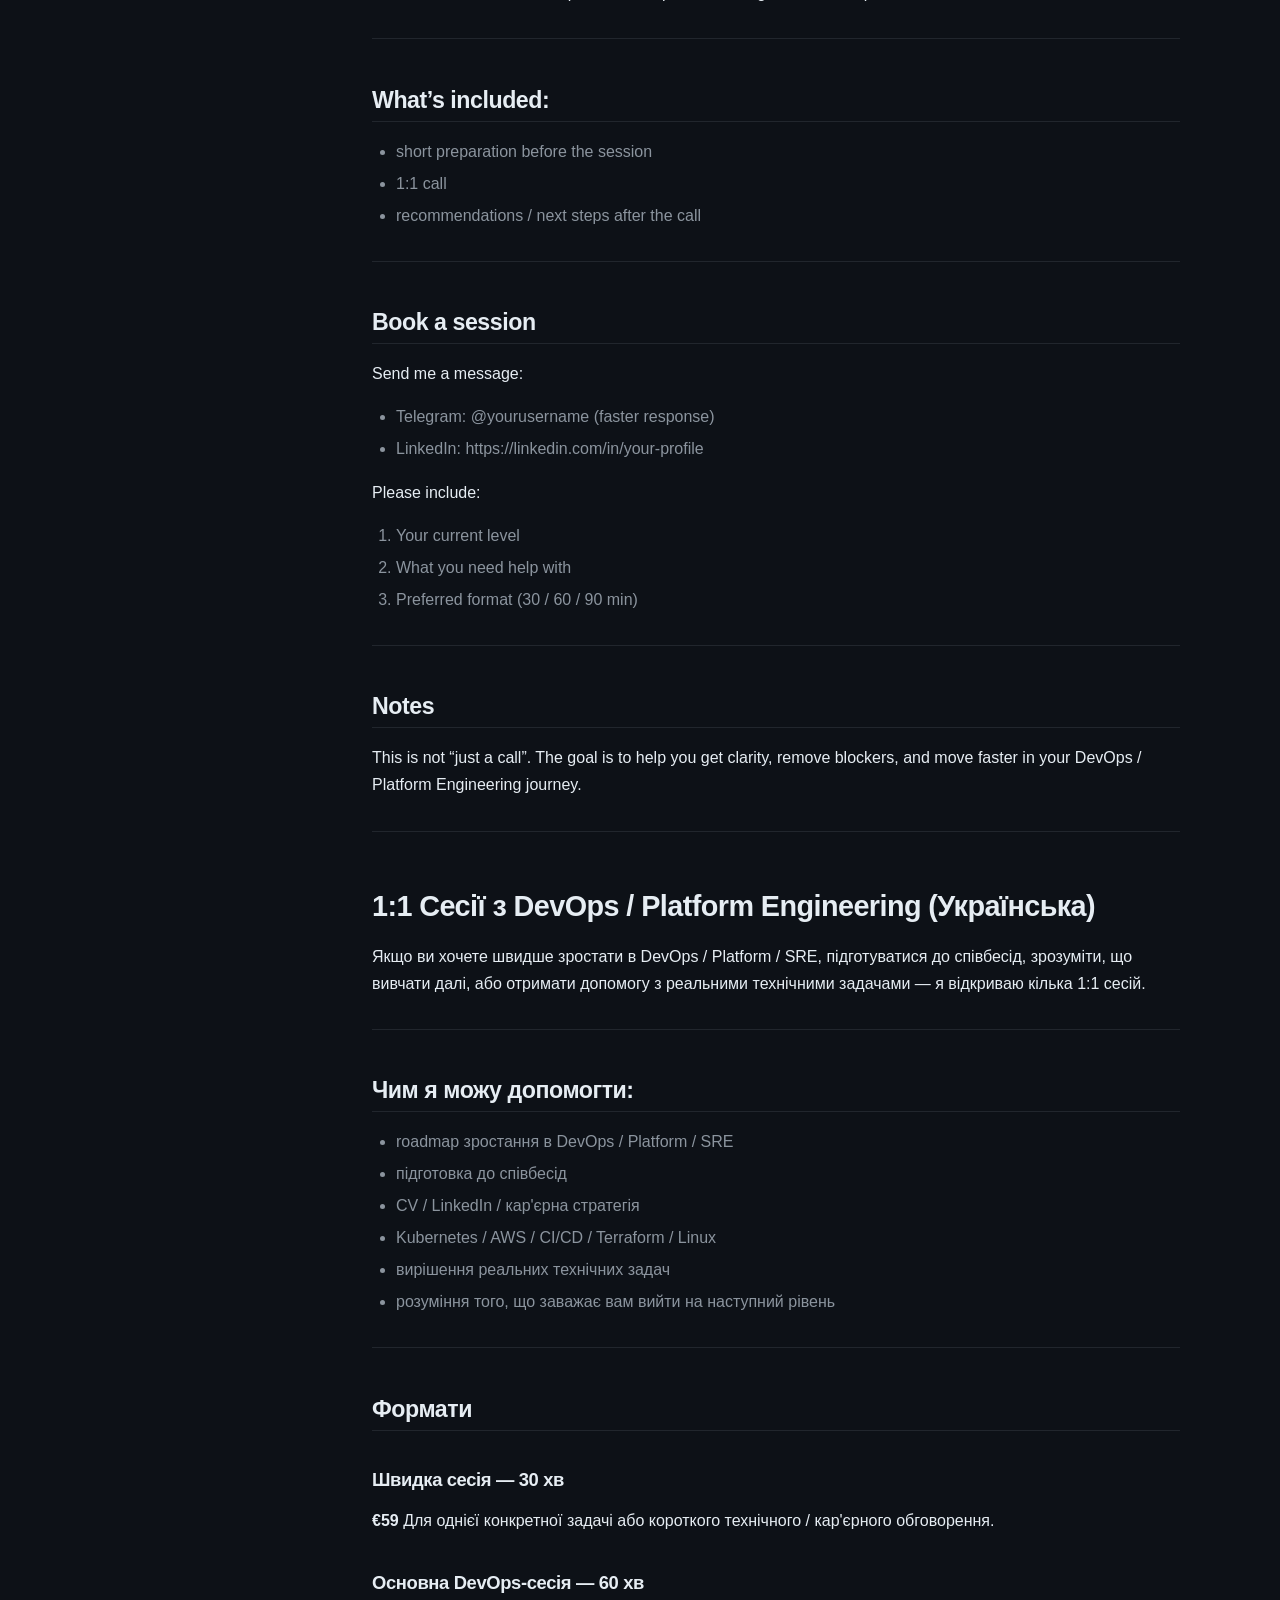
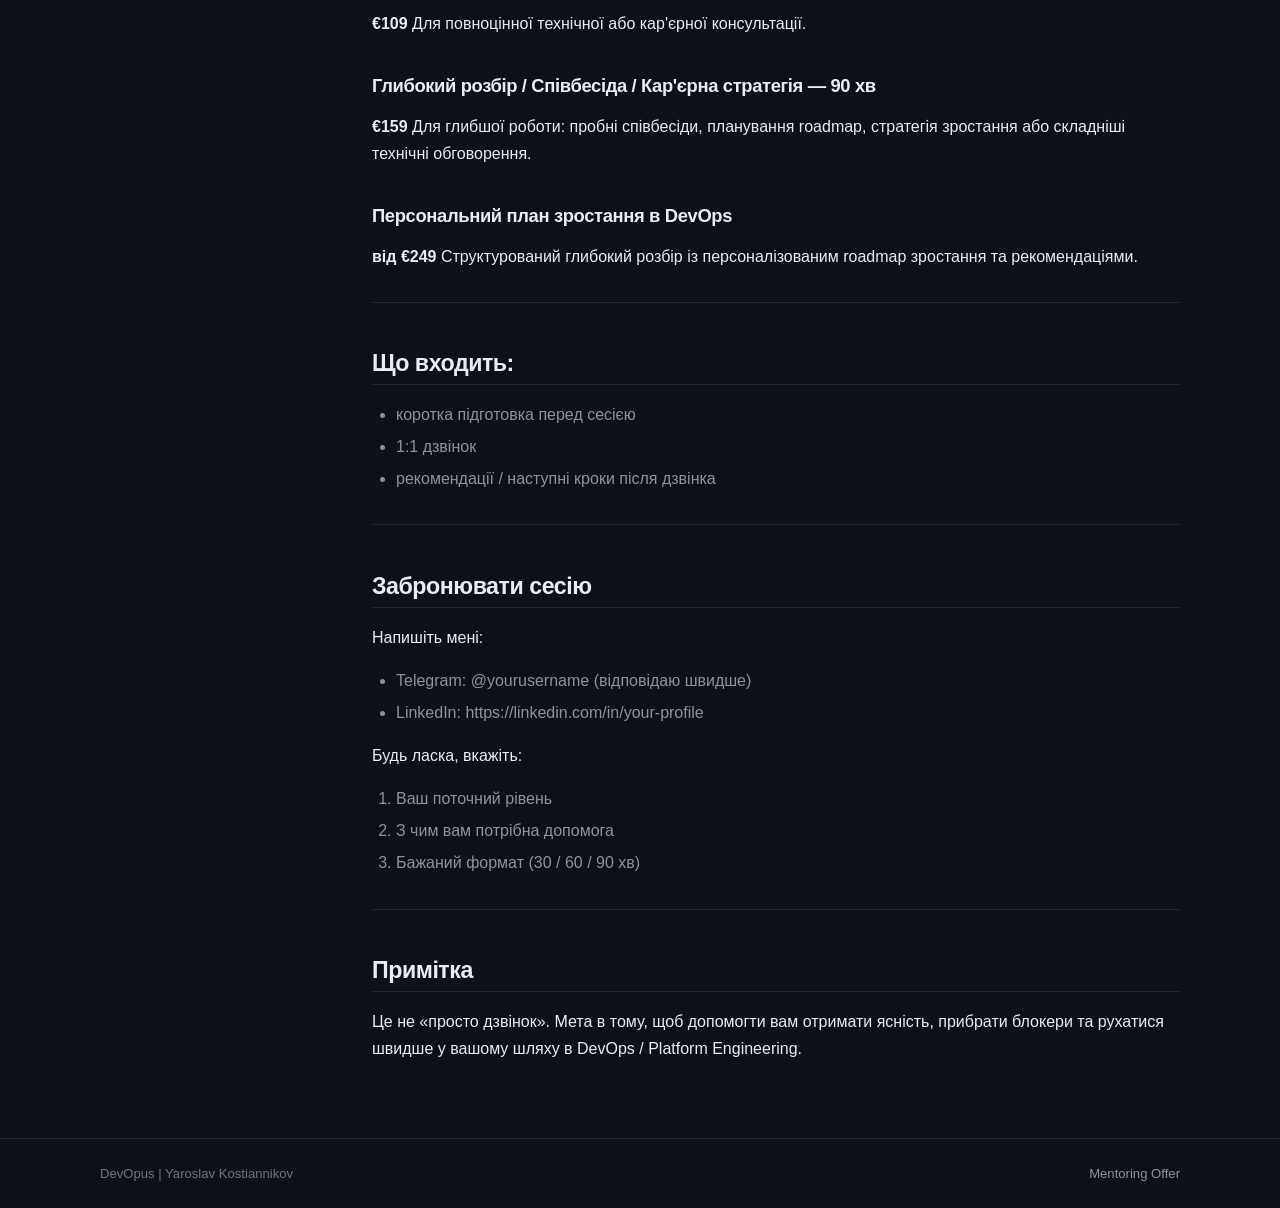
<file: mentoring-offer/index.html>
<!doctype html>
<html lang="en" data-markdown-source="DevOps-Mentoring-Offer.md">
  <head>
    <meta charset="UTF-8">
    <meta name="viewport" content="width=device-width, initial-scale=1.0">
    <title>Mentoring Offer | Ghostty + Oh My Zsh + Starship</title>
    <meta name="description" content="1:1 DevOps, Platform Engineering, and SRE mentoring sessions with a practical angle.">
    <link rel="stylesheet" href="../assets/site.css">
    <script src="../assets/site.js" defer></script>
  </head>
  <body>
    <header class="site-header">
      <div class="container">
        <a class="brand" href="../">
          <span class="brand-icon">G</span>
          <span>ghostty + ohmyzsh + starship</span>
        </a>
        <nav class="nav">
          <a href="../">Home</a>
          <a href="../en/">English Guide</a>
          <a href="../ua/">Українська</a>
          <a href="../other/">Other Guide</a>
          <a href="./" class="active">Mentoring</a>
        </nav>
      </div>
    </header>

    <main>
      <section class="hero" style="padding-bottom:0">
        <div class="container" style="text-align:left;max-width:var(--max-width)">
          <div class="hero-badge">Mentoring Offer</div>
          <h1 style="max-width:none;text-align:left">1:1 DevOps / Platform Engineering Sessions</h1>
          <p class="hero-lead" style="max-width:none;text-align:left;margin-bottom:0">
            Grow faster in DevOps / Platform / SRE. Interview prep, roadmap planning, real technical problems.
          </p>
        </div>
      </section>

      <div class="container">
        <div class="guide-layout">
          <aside class="guide-sidebar">
            <div class="toc-title">On this page</div>
            <nav class="toc" data-markdown-toc></nav>
          </aside>
          <article class="guide-main">
            <div class="loading-msg" data-markdown-status>Loading offer details...</div>
            <div class="prose" data-markdown-content></div>
          </article>
        </div>
      </div>
    </main>

    <footer class="site-footer">
      <div class="container">
        <span>DevOpus | Yaroslav Kostiannikov</span>
        <a href="./">Mentoring Offer</a>
      </div>
    </footer>
  </body>
</html>
</file>
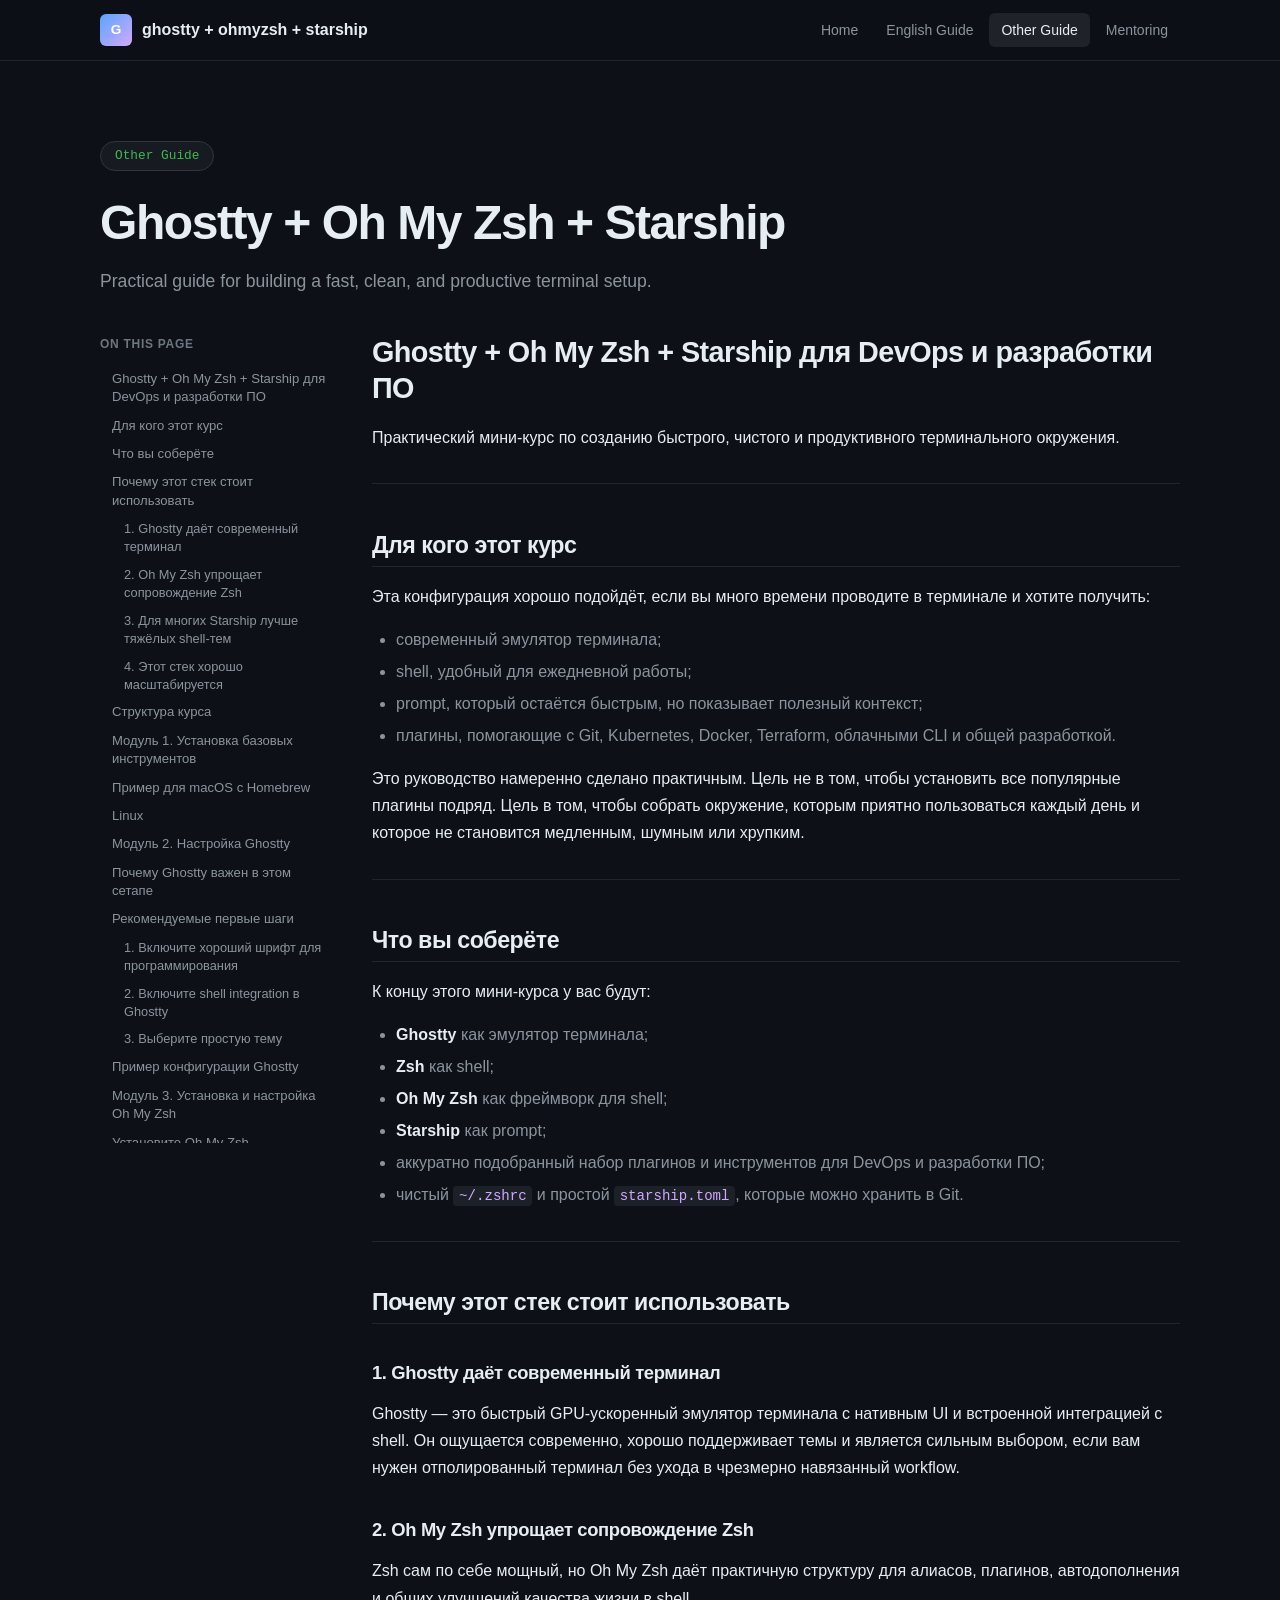
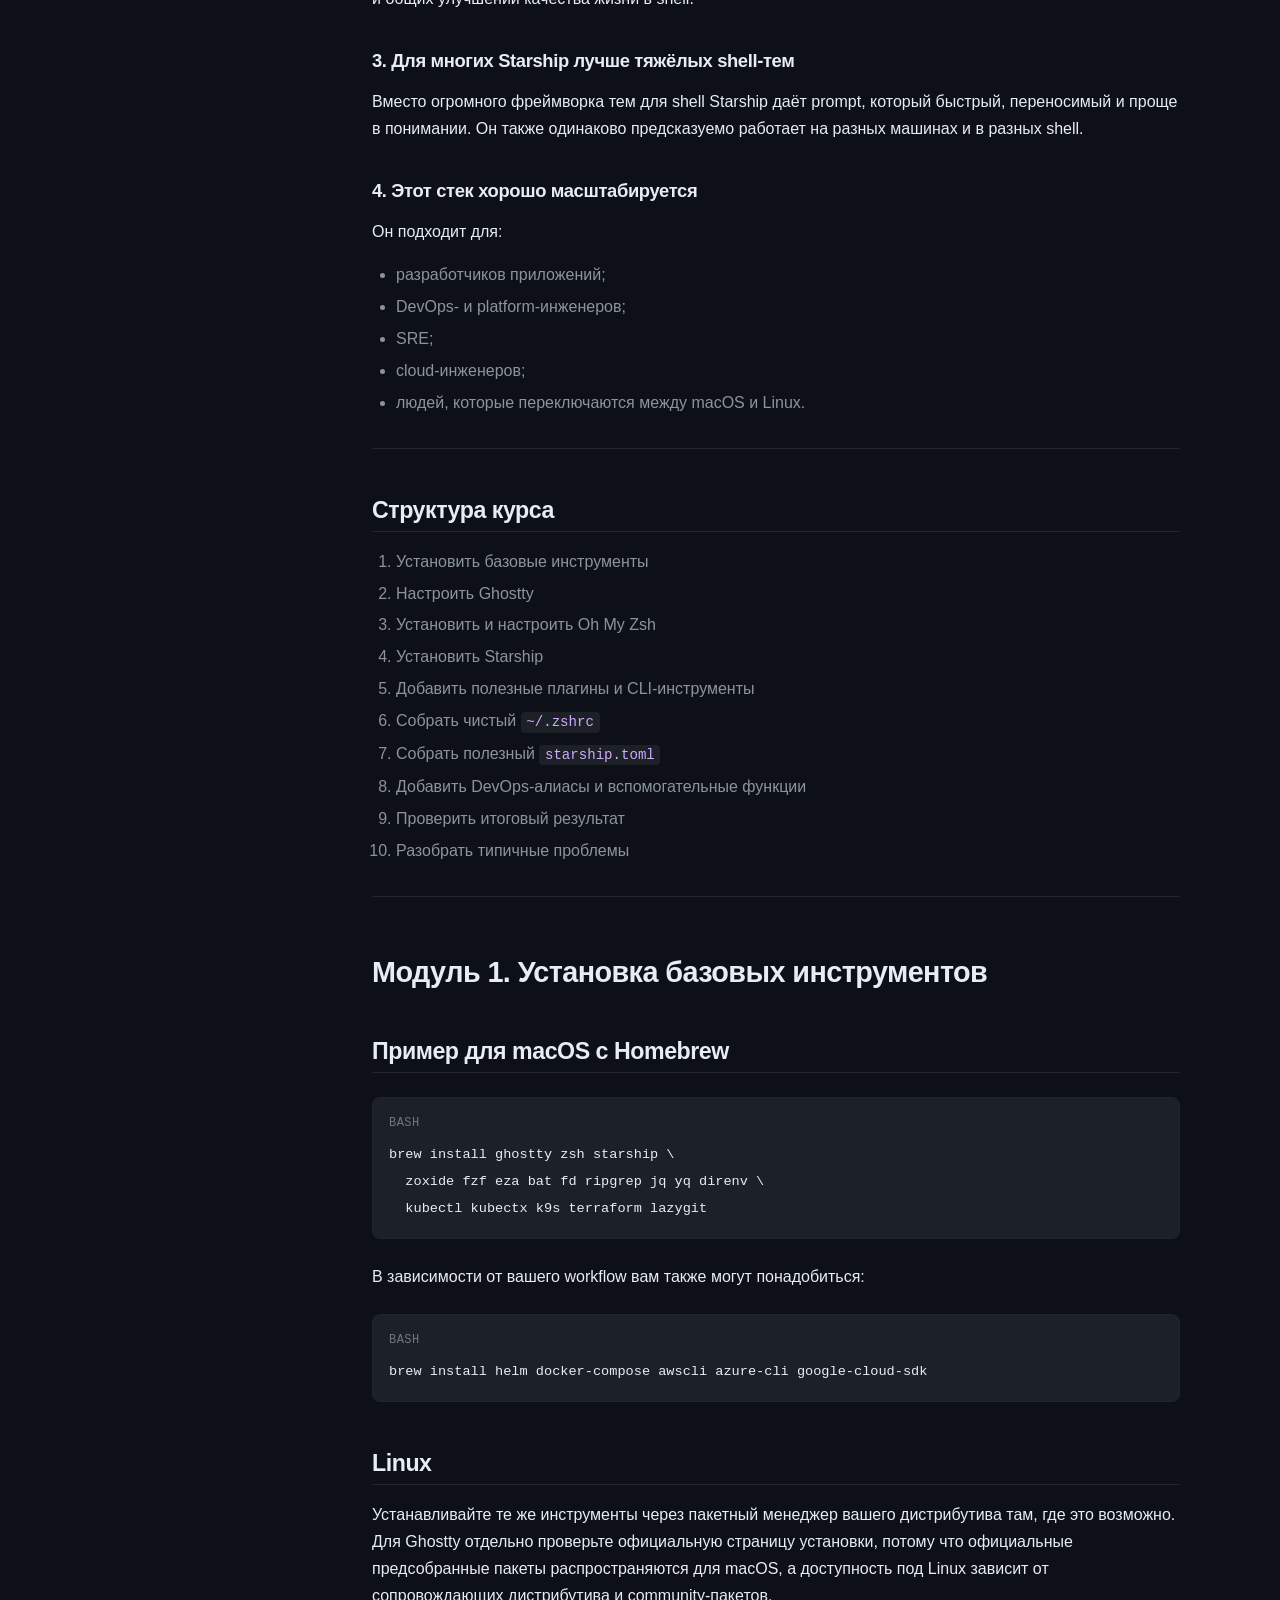
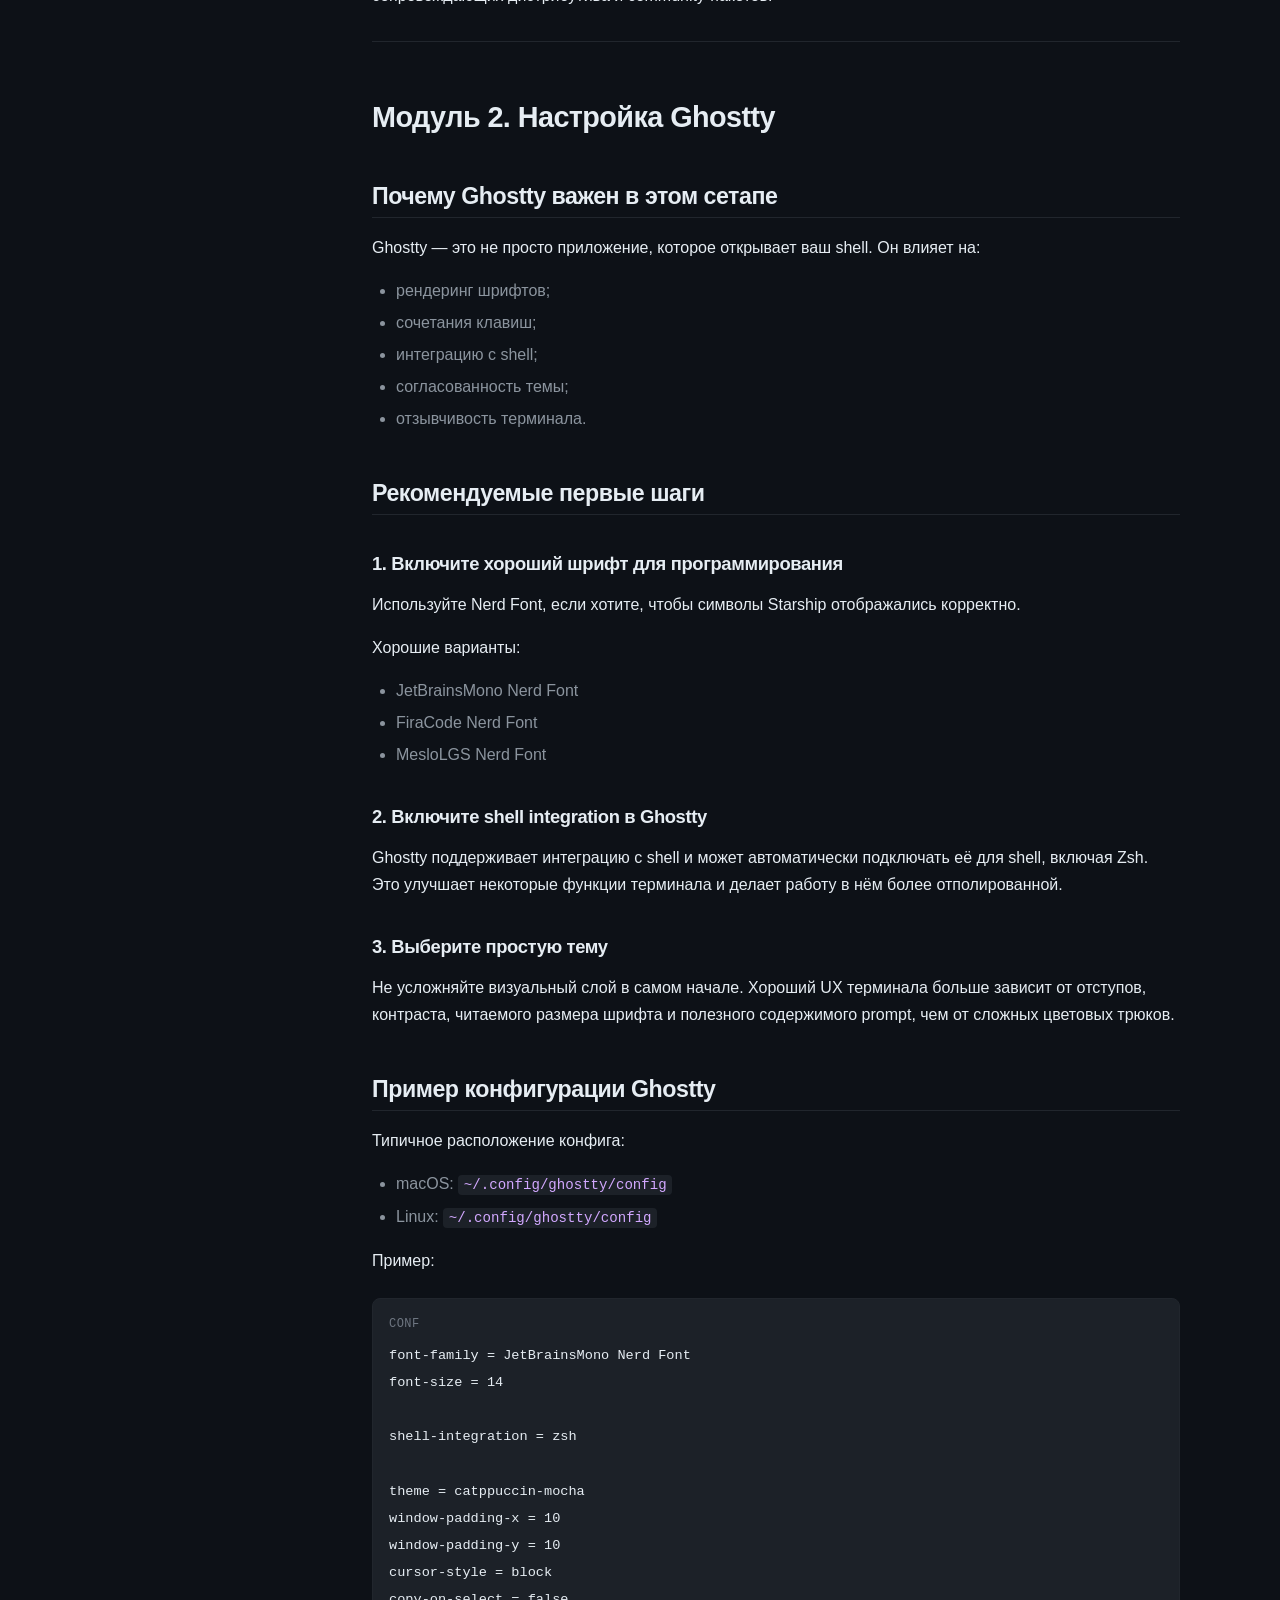
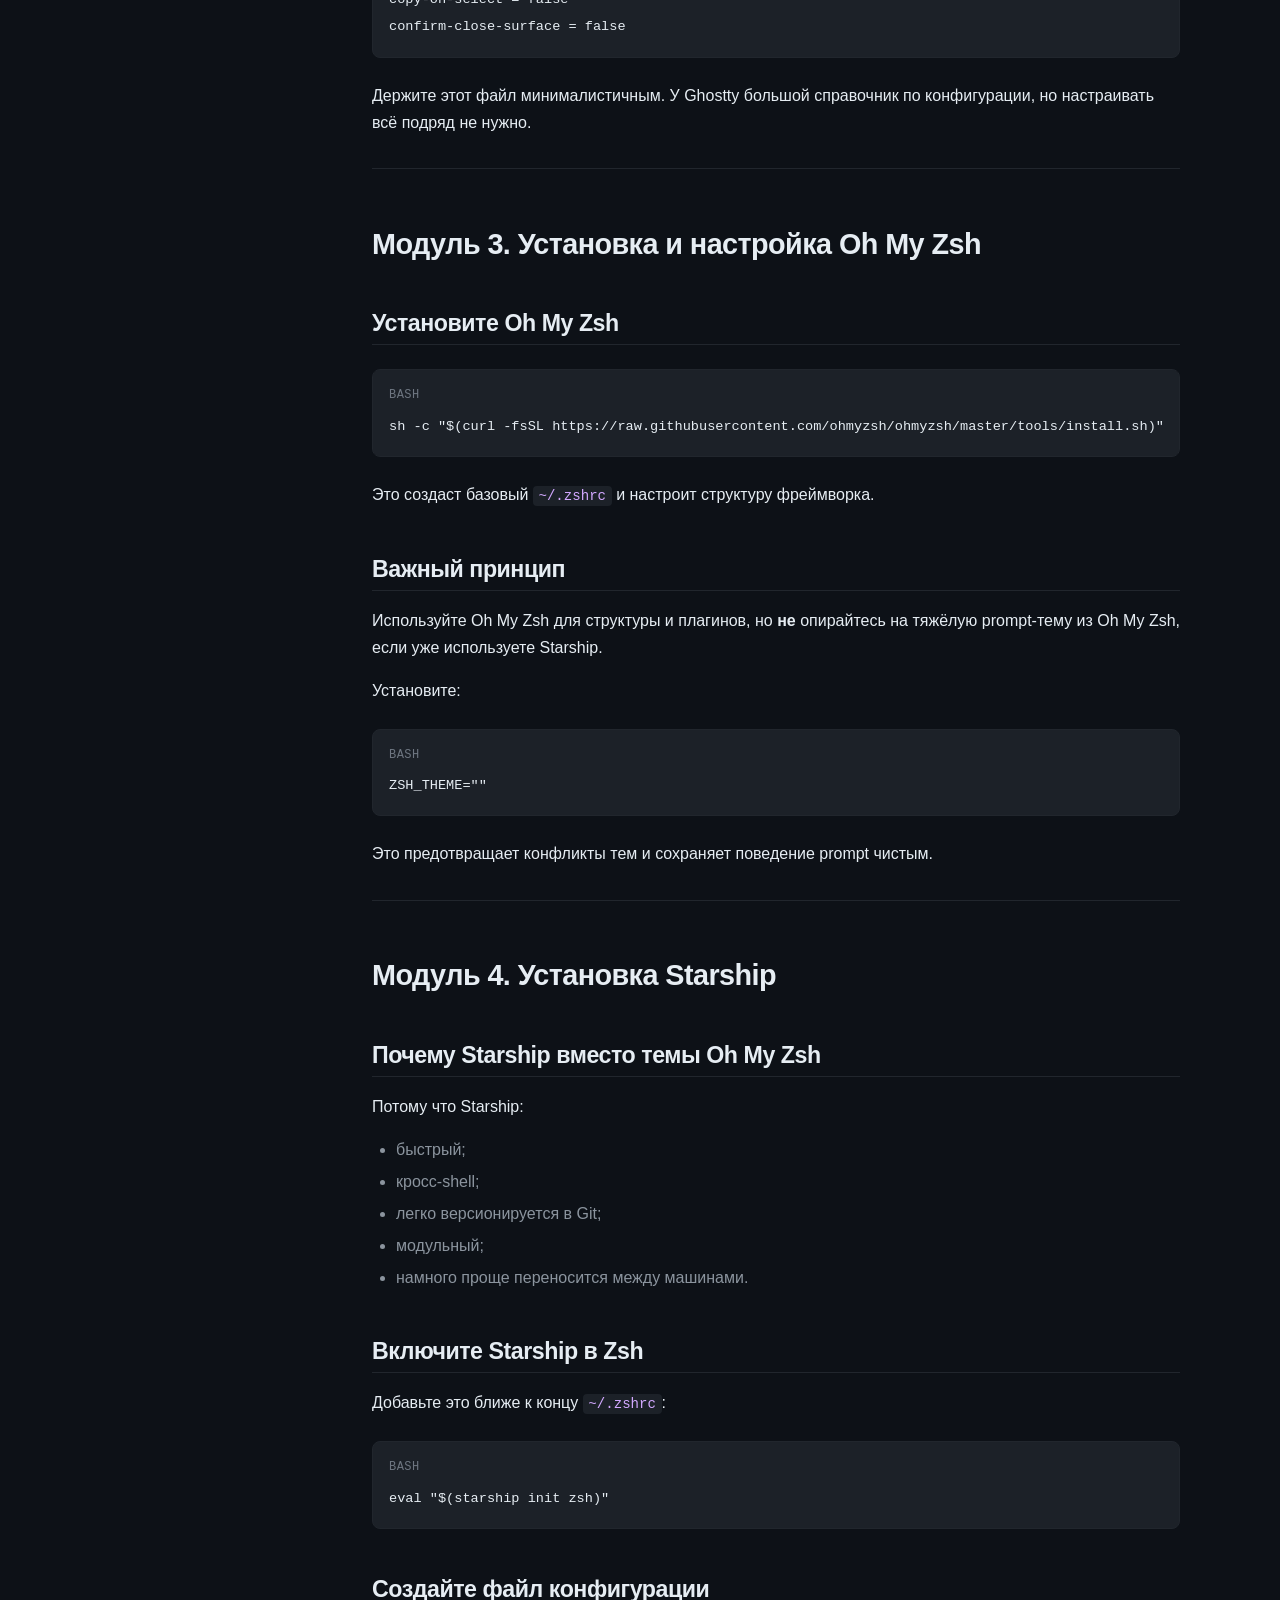
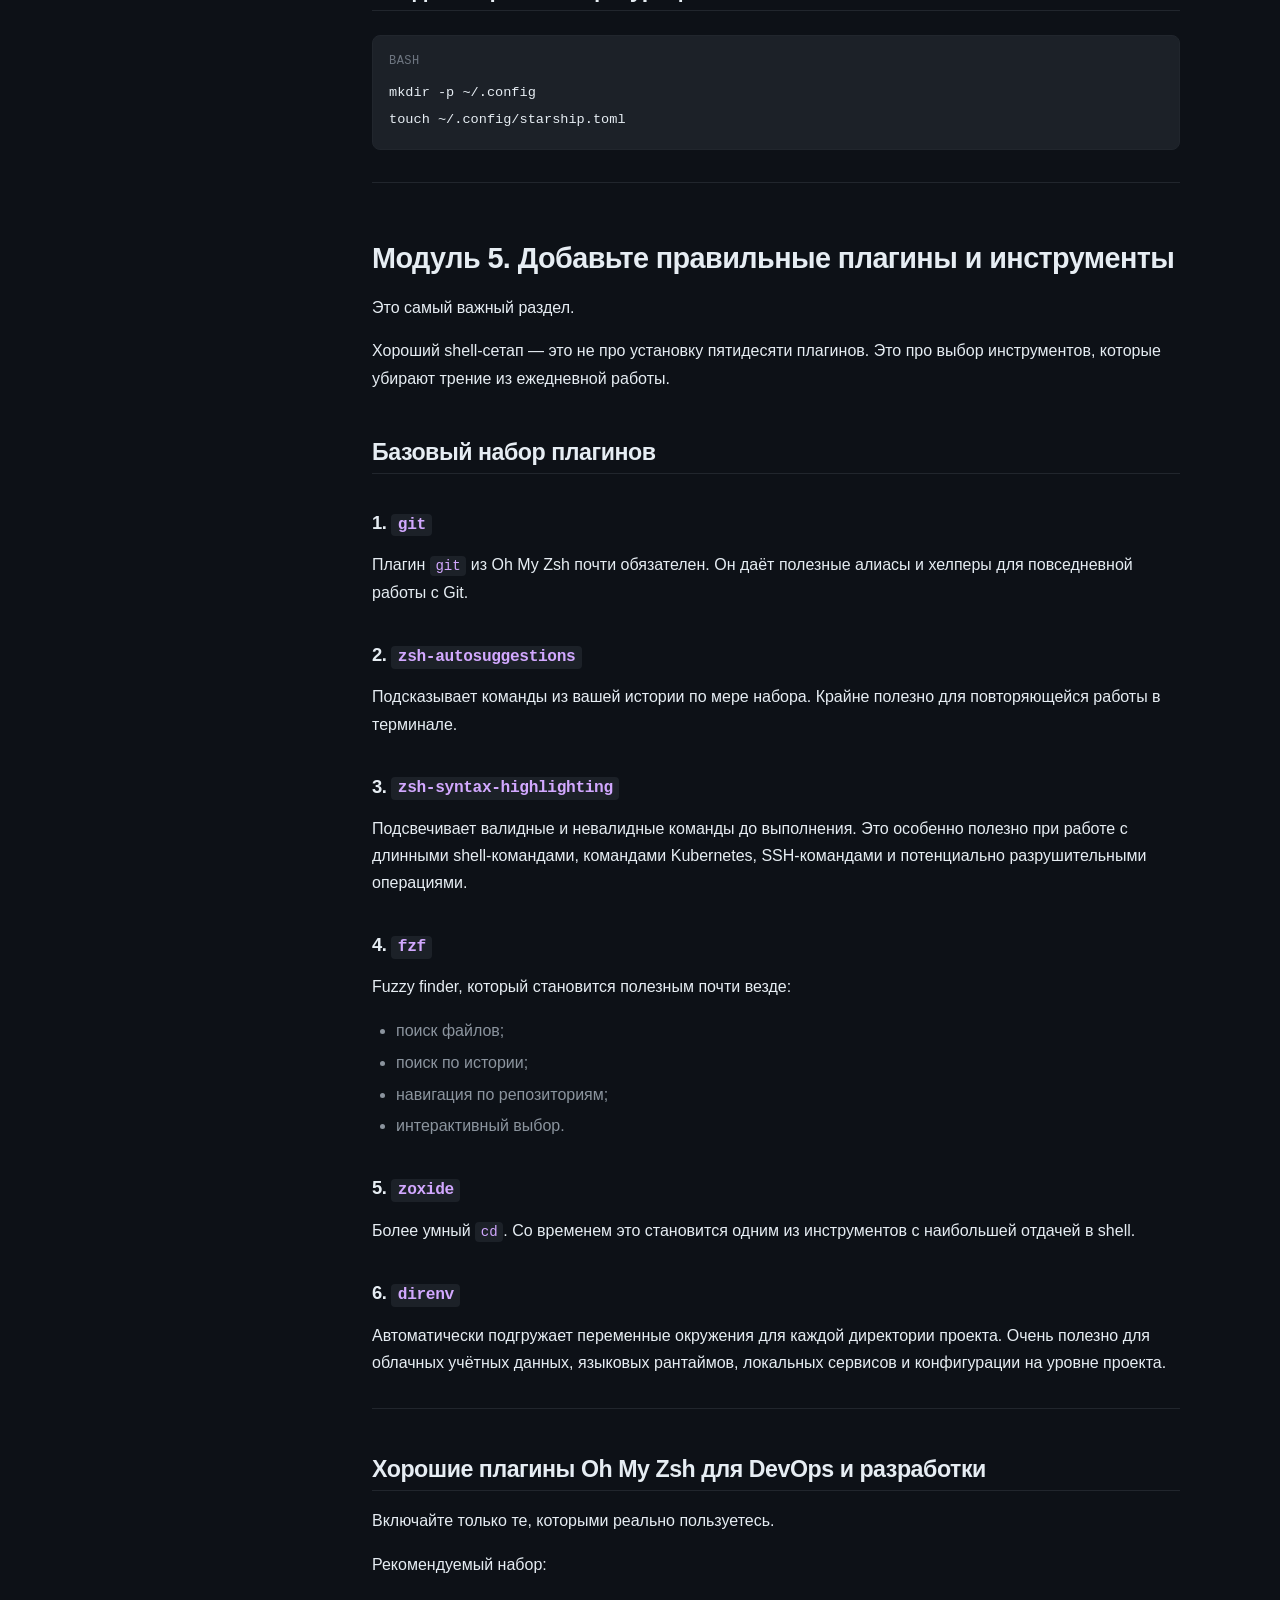
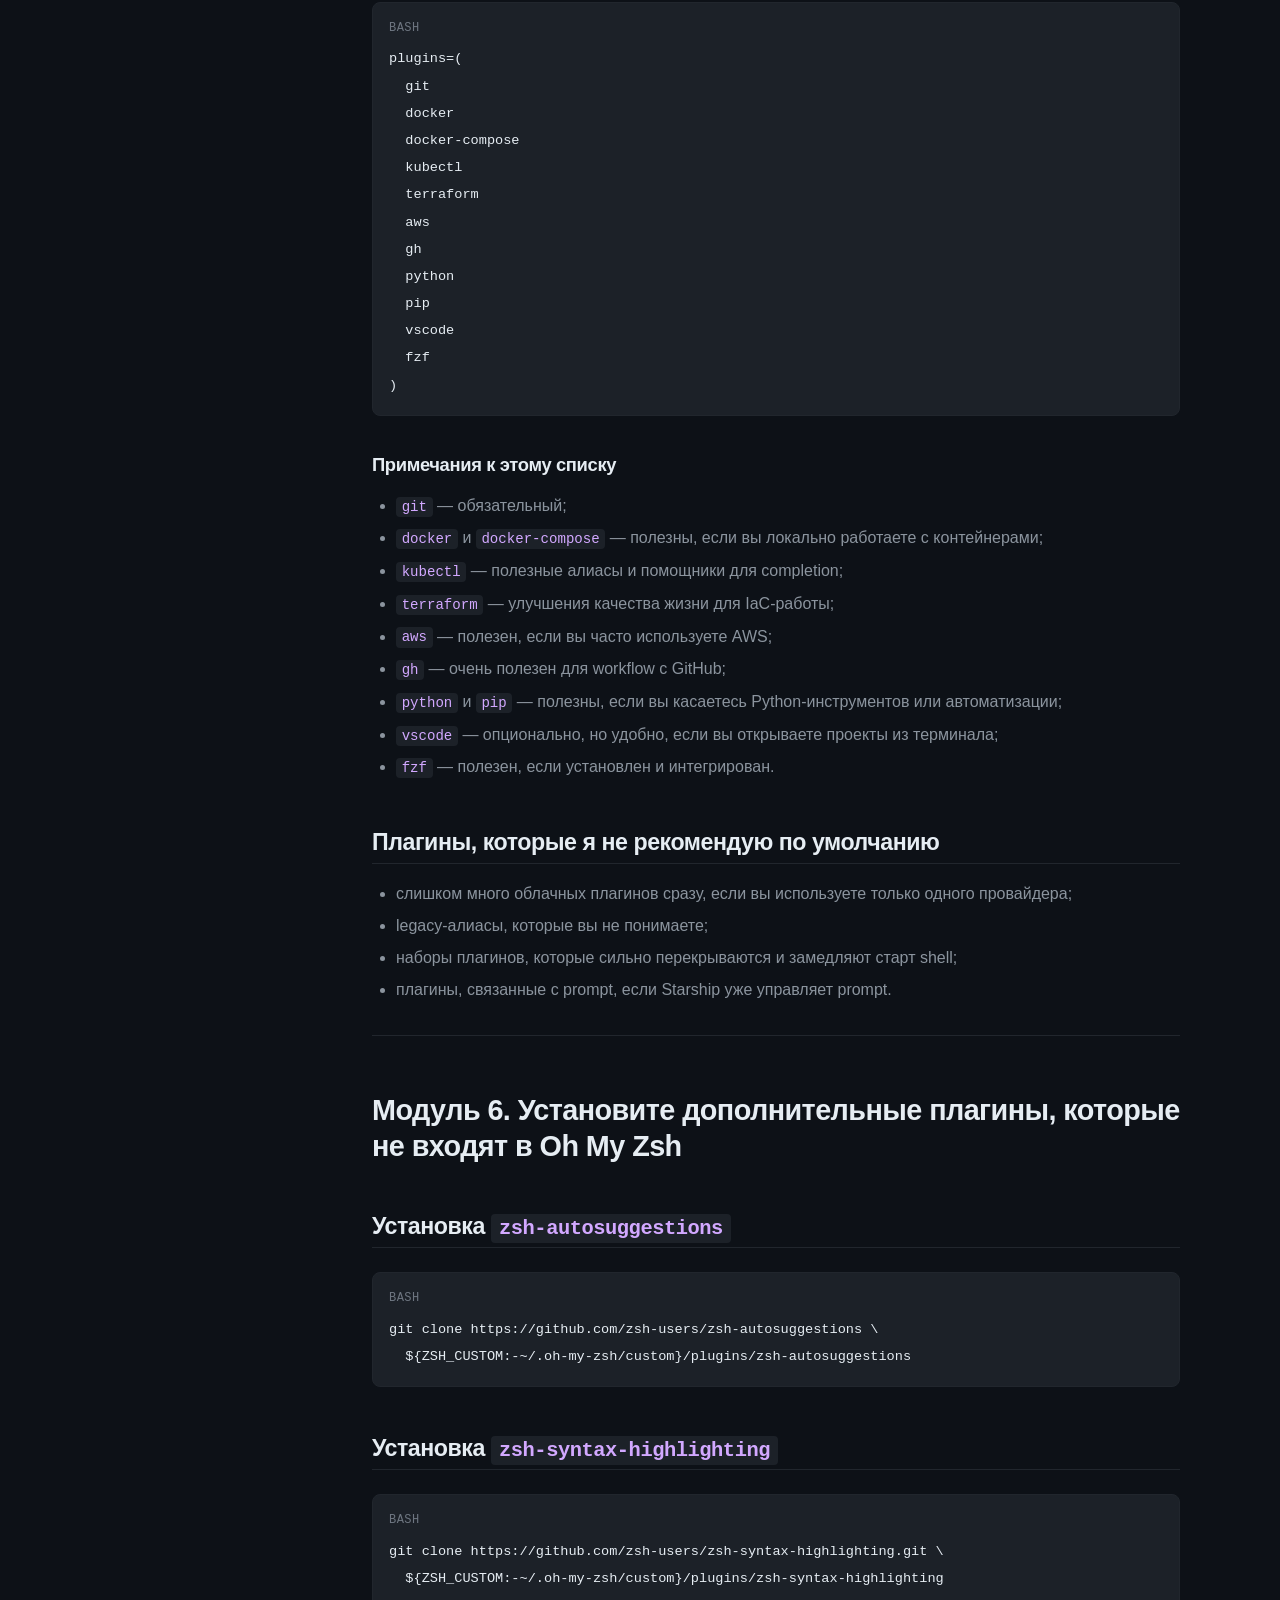
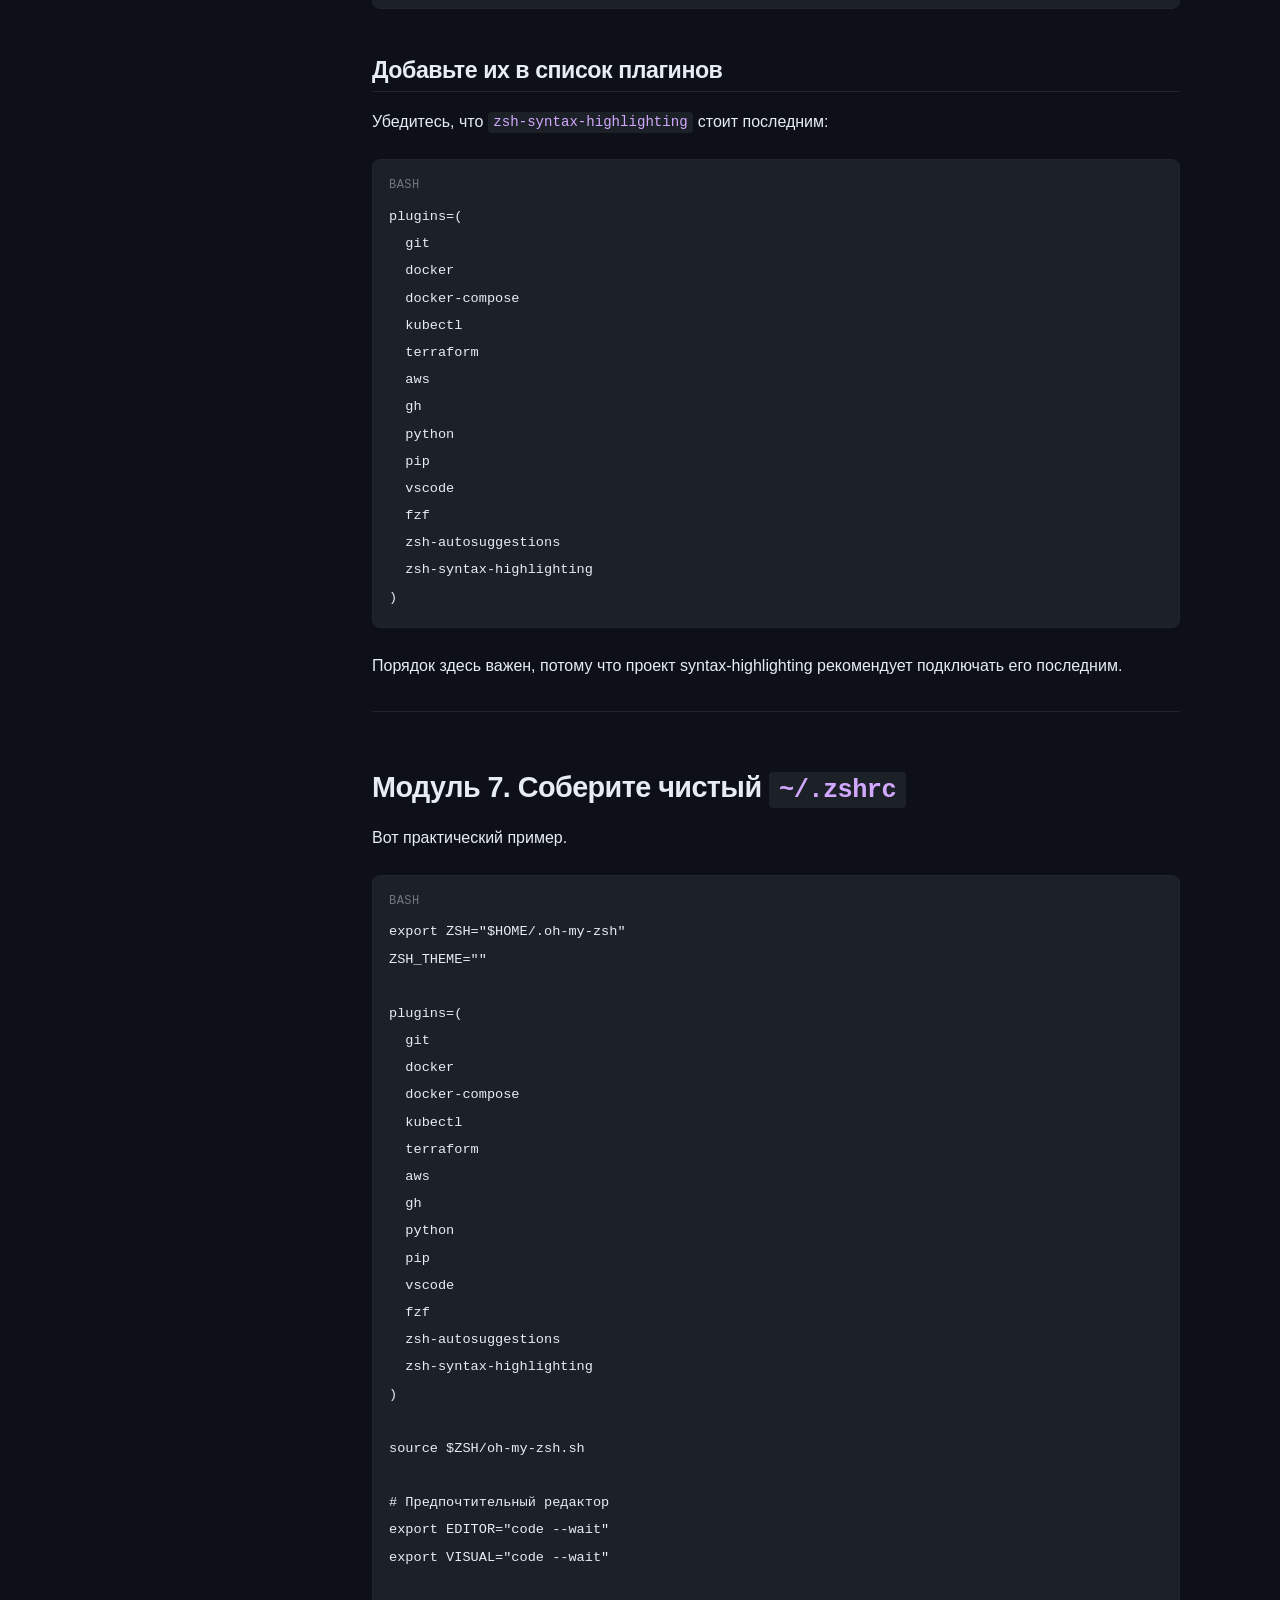
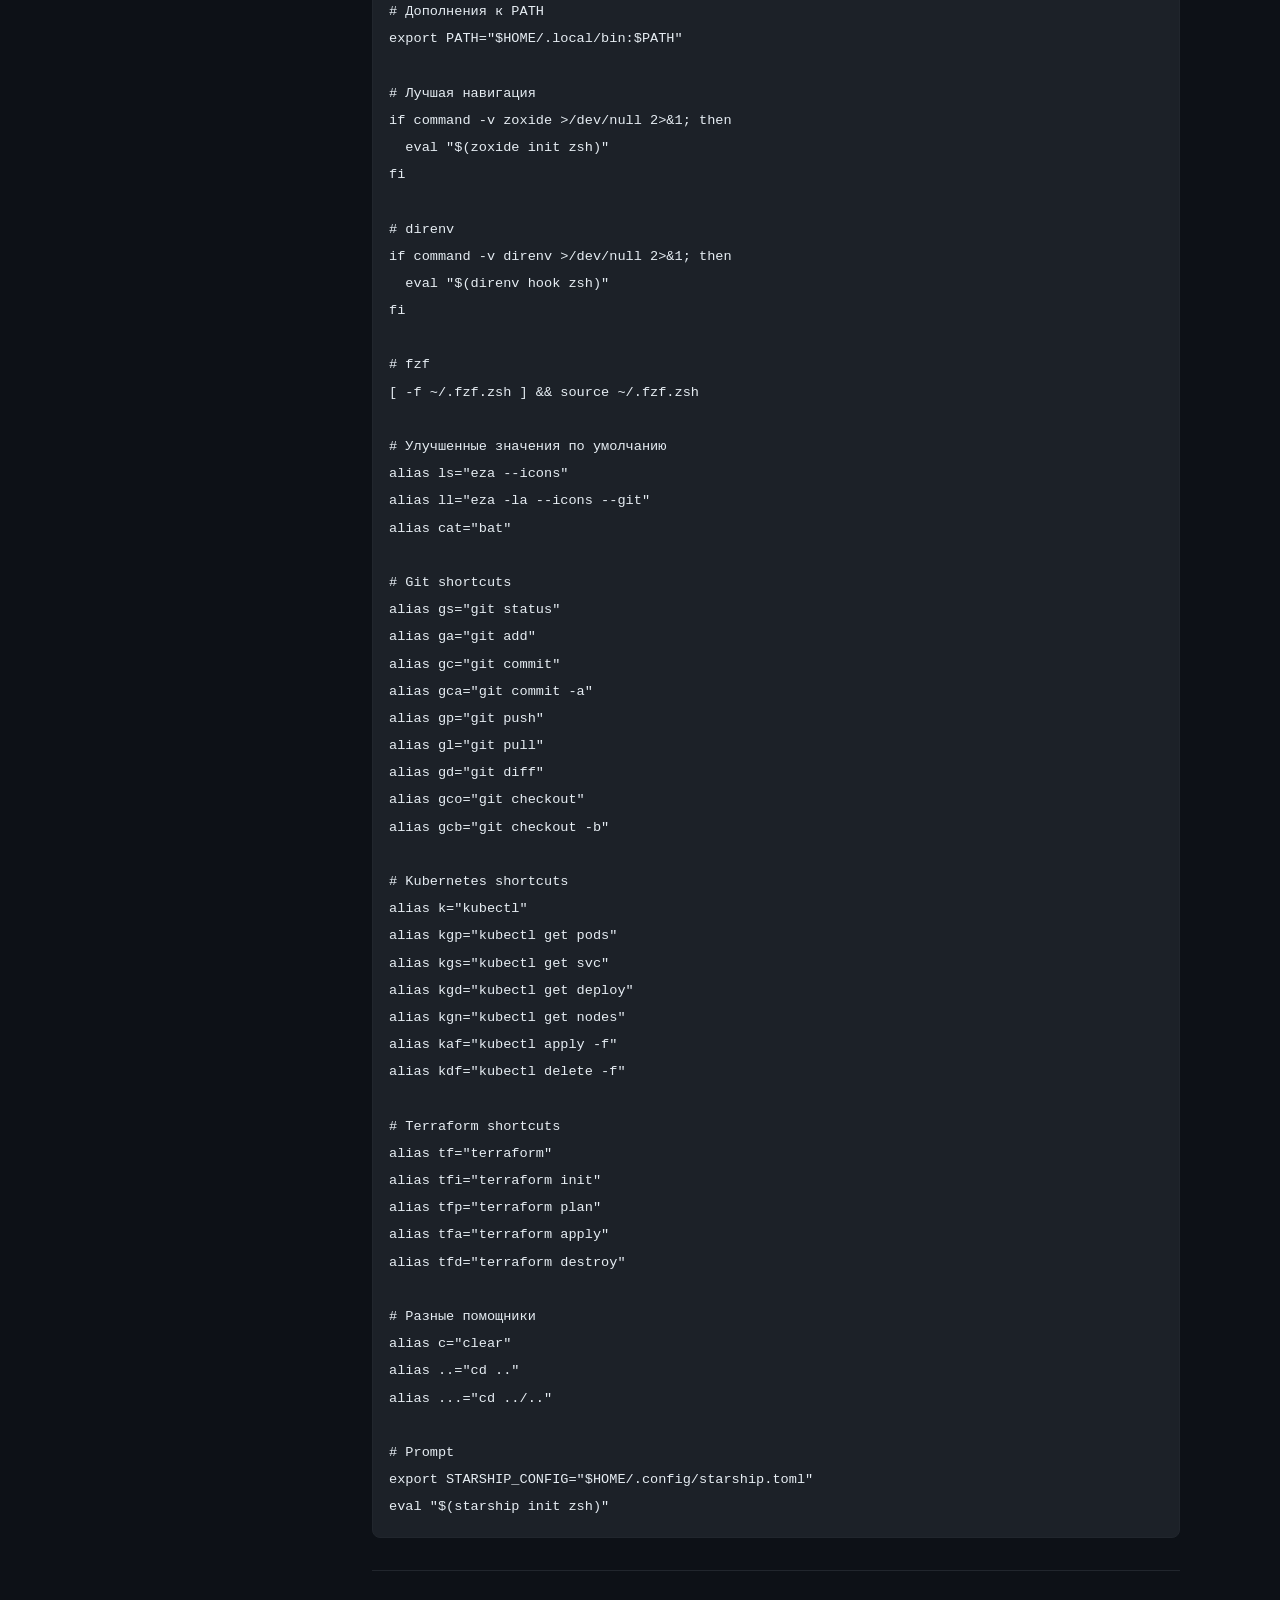
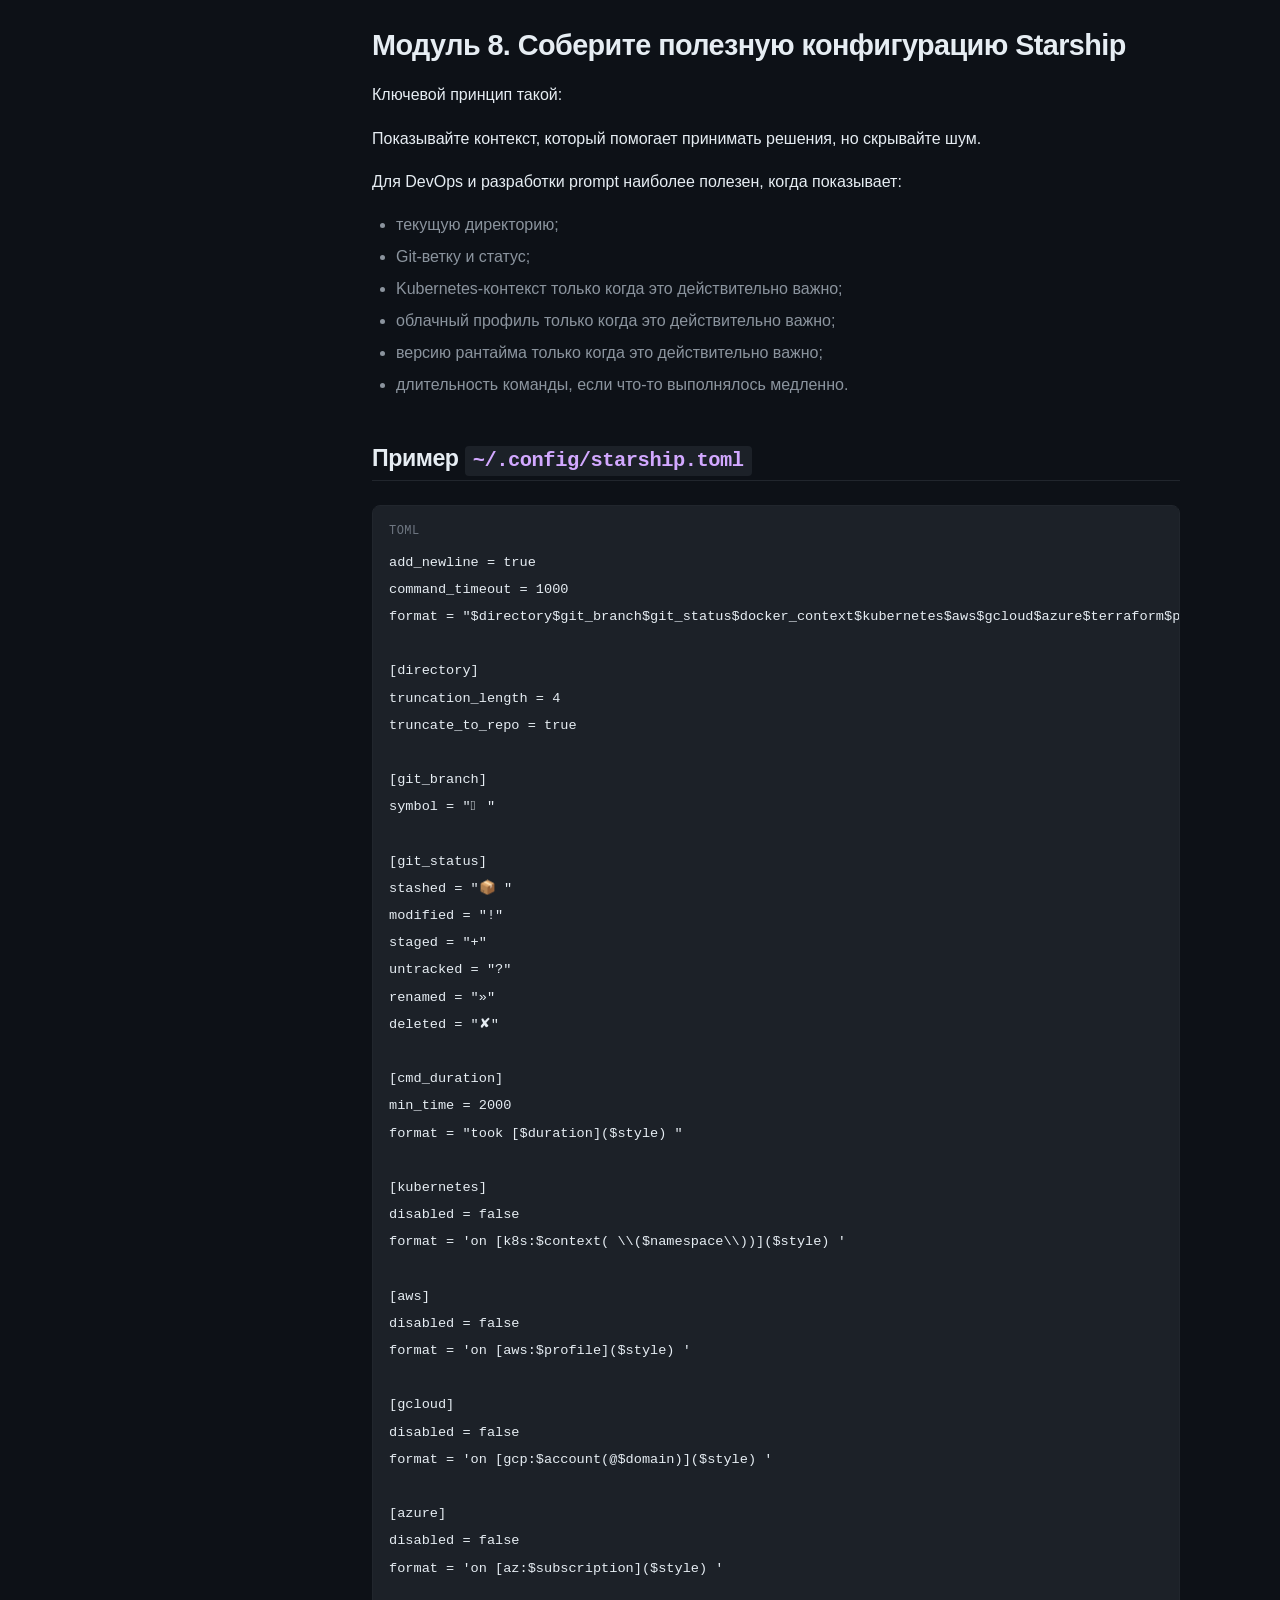
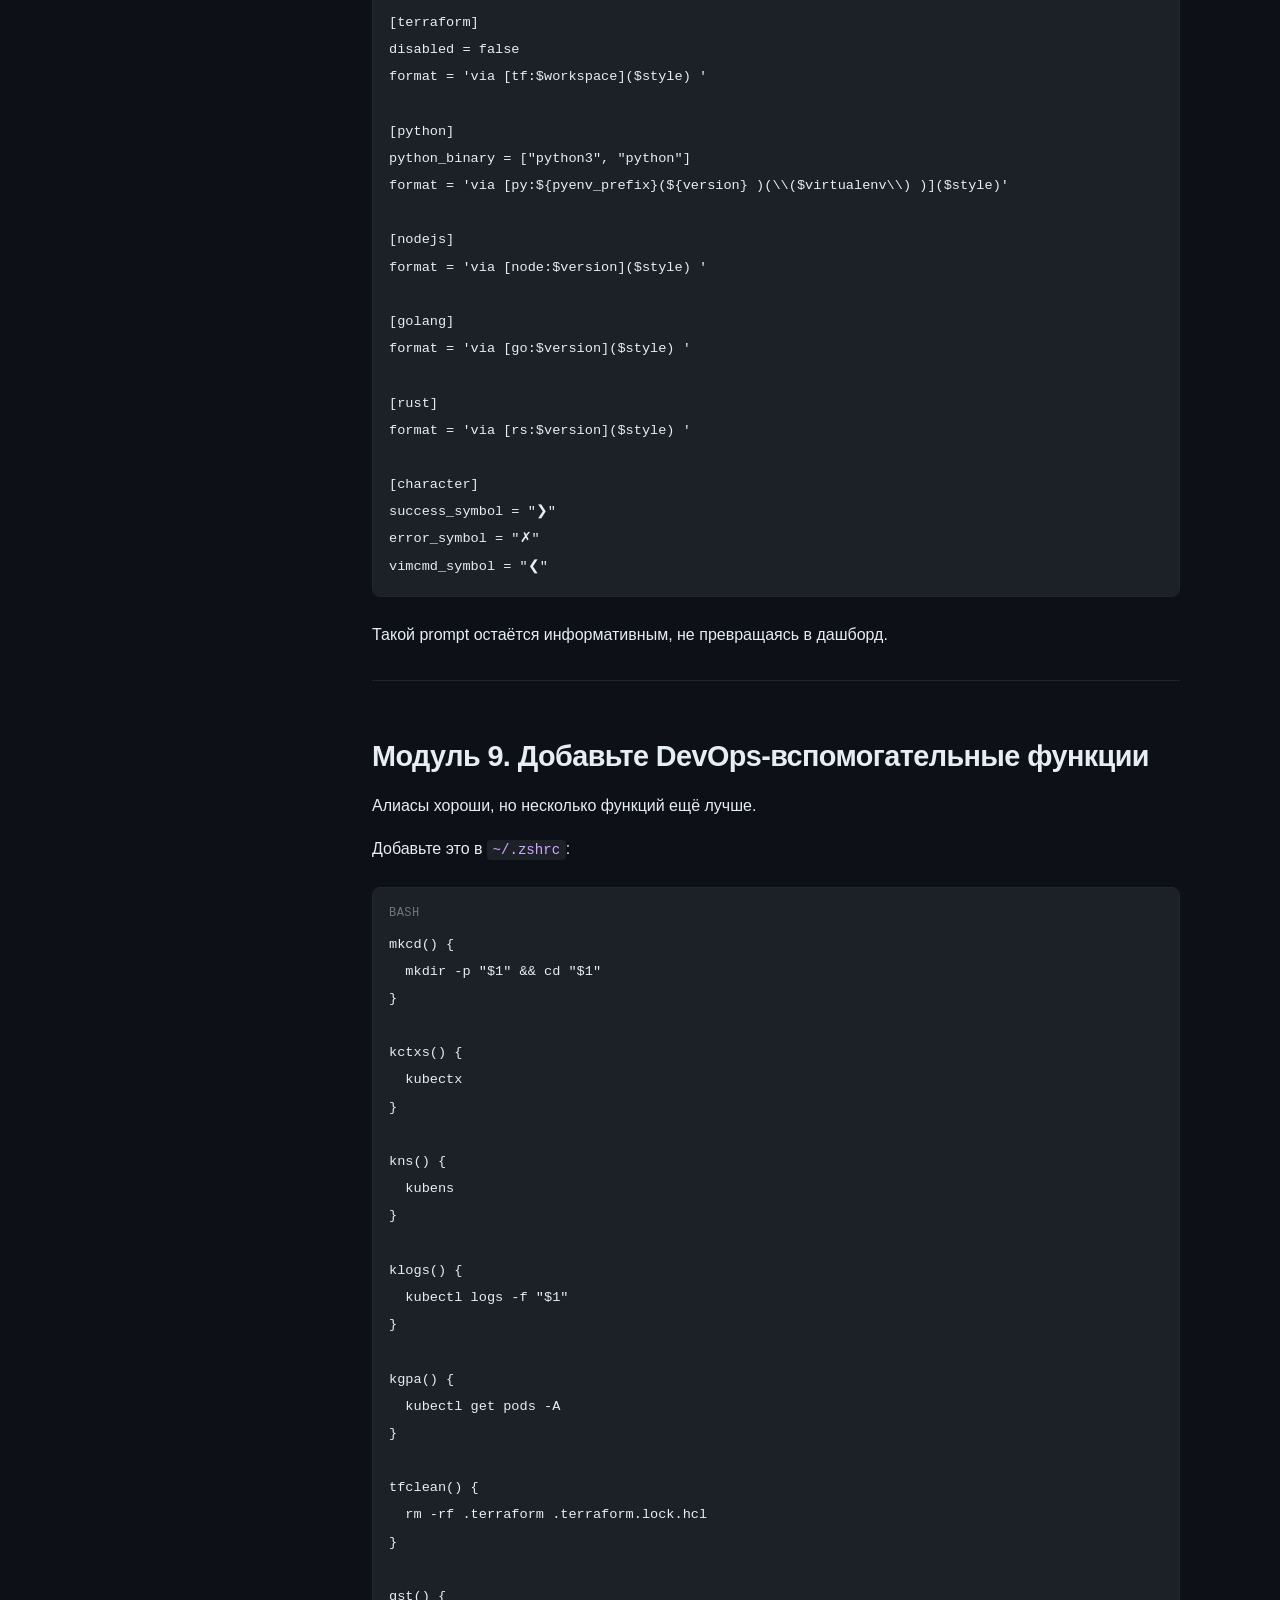
<file: other/index.html>
<!doctype html>
<html lang="ru" data-markdown-source="ghostty-ohmyzsh-starship-dev-setup-other.md">
  <head>
    <meta charset="UTF-8">
    <meta name="viewport" content="width=device-width, initial-scale=1.0">
    <title>Other Guide | Ghostty + Oh My Zsh + Starship</title>
    <meta name="description" content="Practical guide for building a Ghostty, Oh My Zsh, and Starship terminal setup.">
    <link rel="stylesheet" href="../assets/site.css">
    <script src="../assets/site.js" defer></script>
  </head>
  <body>
    <header class="site-header">
      <div class="container">
        <a class="brand" href="../">
          <span class="brand-icon">G</span>
          <span>ghostty + ohmyzsh + starship</span>
        </a>
        <nav class="nav">
          <a href="../">Home</a>
          <a href="../en/">English Guide</a>
          <a href="./" class="active">Other Guide</a>
          <a href="../mentoring-offer/">Mentoring</a>
        </nav>
      </div>
    </header>

    <main>
      <section class="hero" style="padding-bottom:0">
        <div class="container" style="text-align:left;max-width:var(--max-width)">
          <div class="hero-badge">Other Guide</div>
          <h1 style="max-width:none;text-align:left">Ghostty + Oh My Zsh + Starship</h1>
          <p class="hero-lead" style="max-width:none;text-align:left;margin-bottom:0">
            Practical guide for building a fast, clean, and productive terminal setup.
          </p>
        </div>
      </section>

      <div class="container">
        <div class="guide-layout">
          <aside class="guide-sidebar">
            <div class="toc-title">On this page</div>
            <nav class="toc" data-markdown-toc></nav>
          </aside>
          <article class="guide-main">
            <div class="loading-msg" data-markdown-status>Loading guide...</div>
            <div class="prose" data-markdown-content></div>
          </article>
        </div>
      </div>
    </main>

    <footer class="site-footer">
      <div class="container">
        <span>DevOpus | Yaroslav Kostiannikov</span>
        <a href="../mentoring-offer/">Mentoring Offer</a>
      </div>
    </footer>
  </body>
</html>
</file>
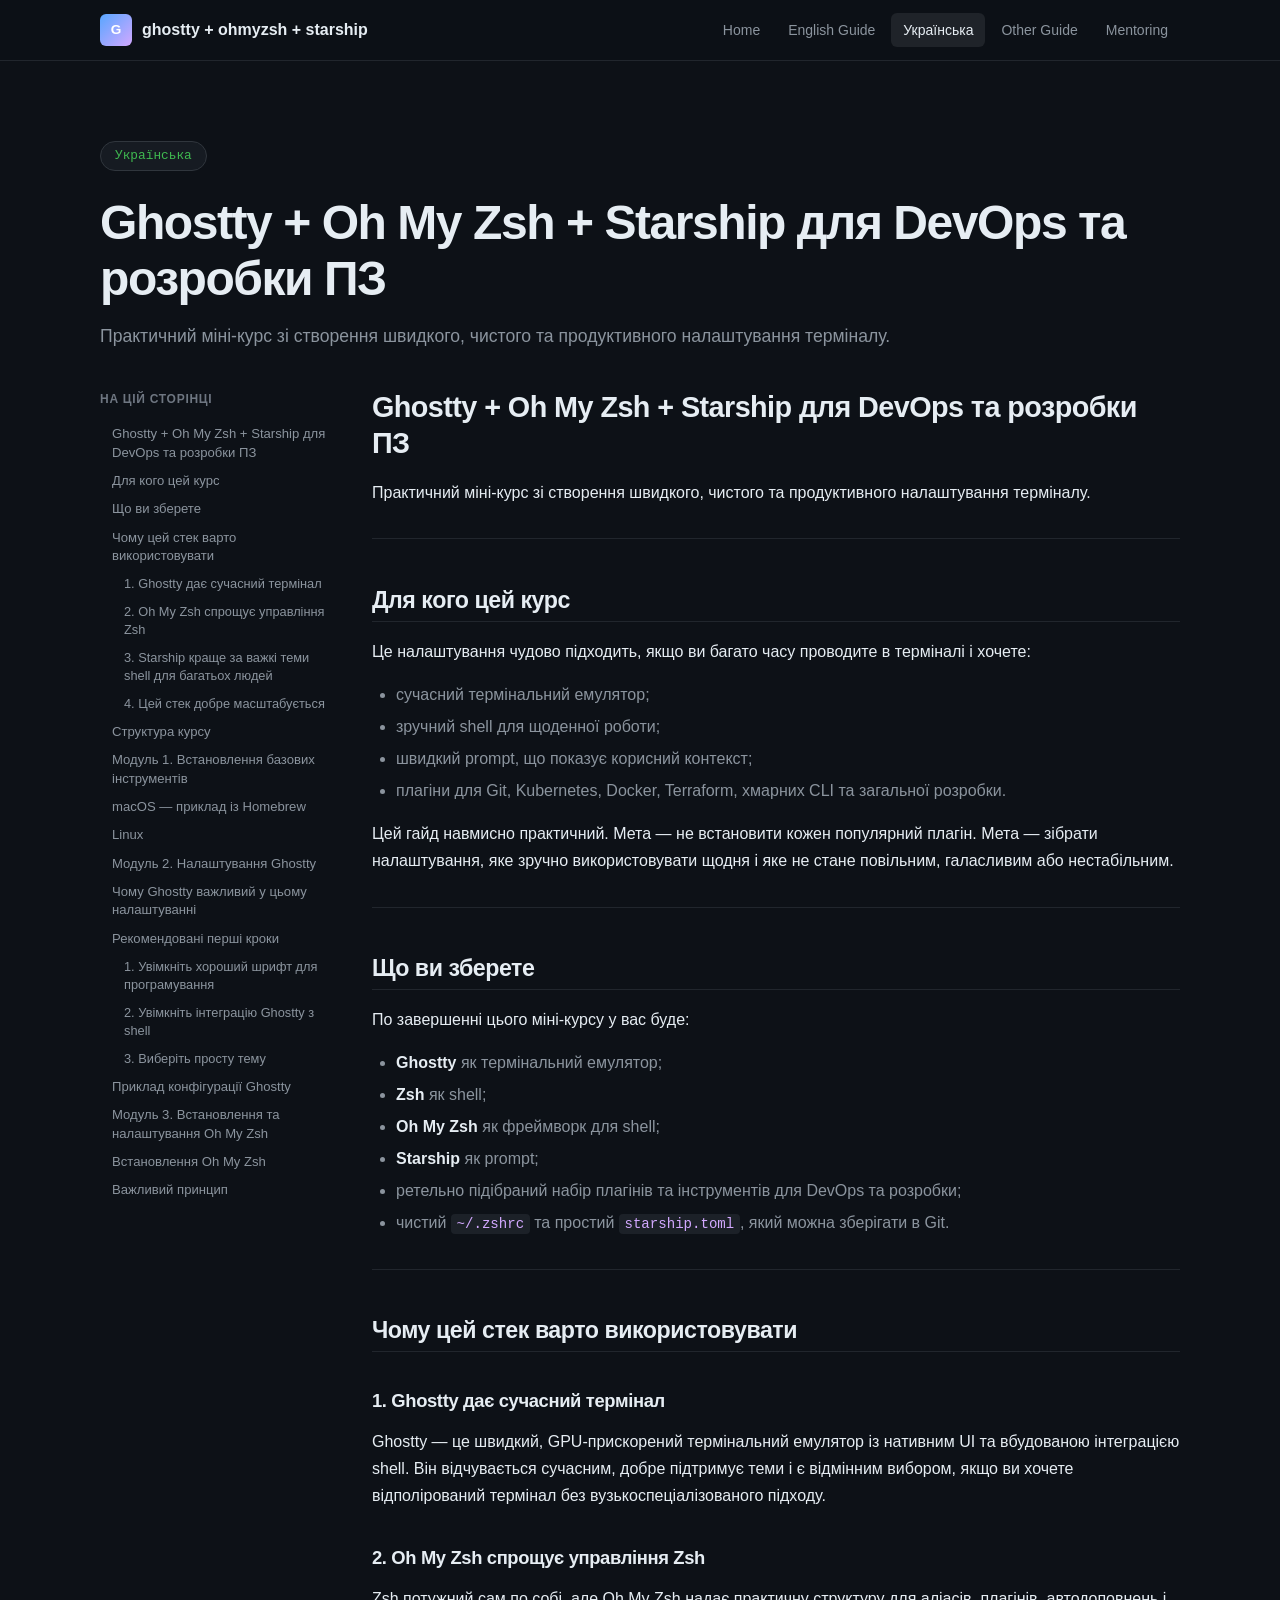
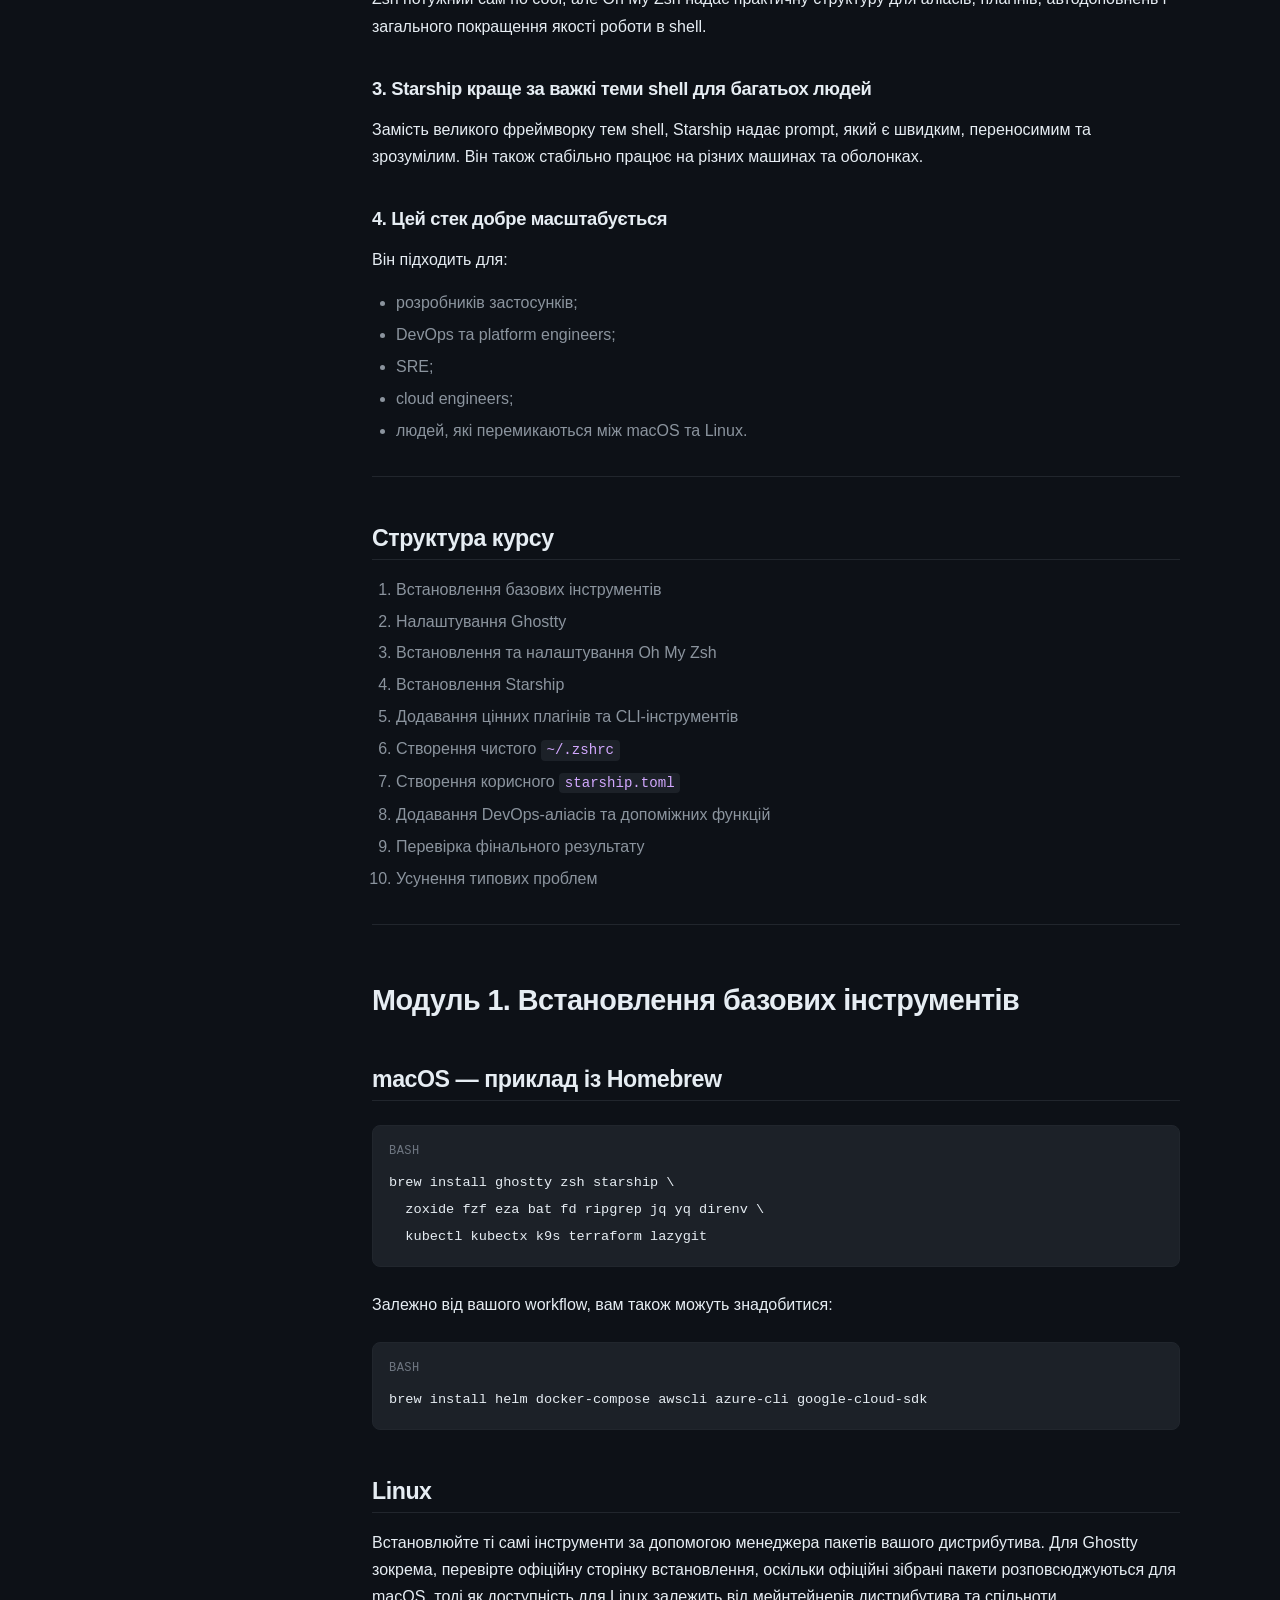
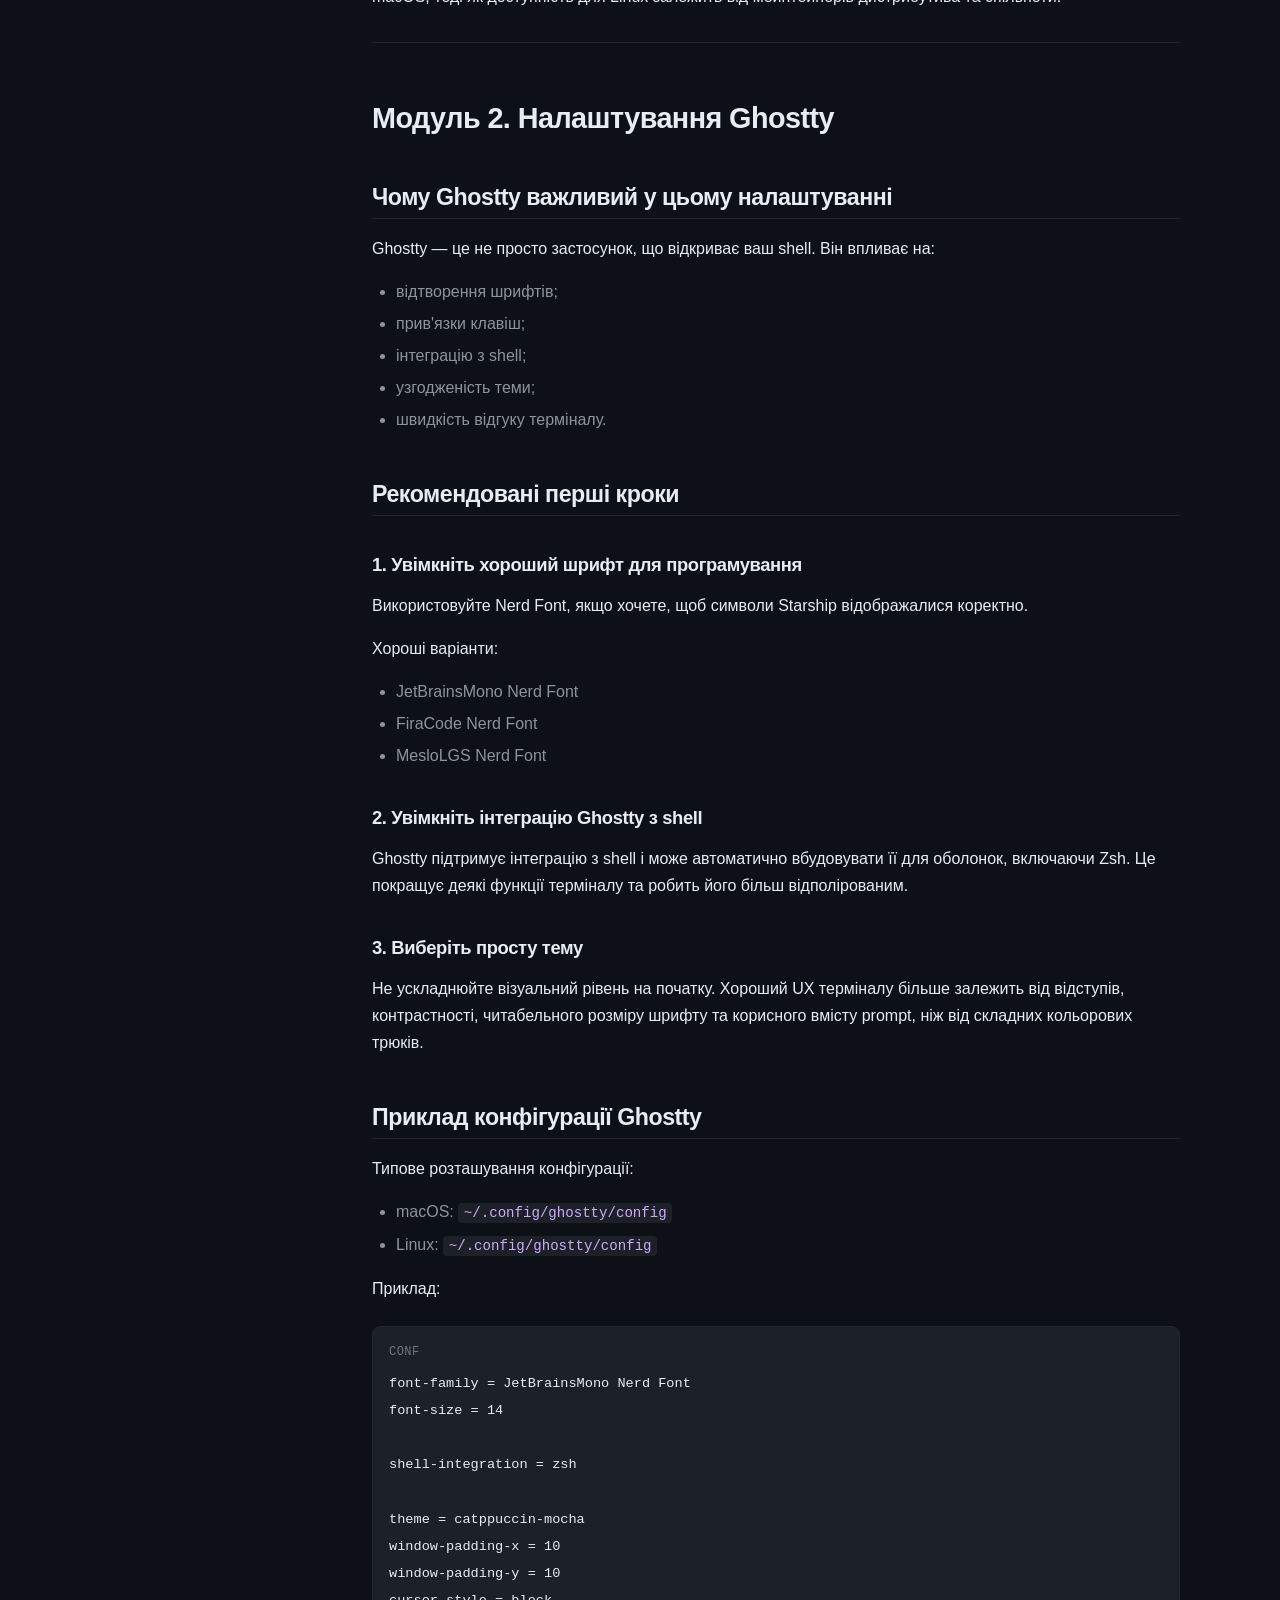
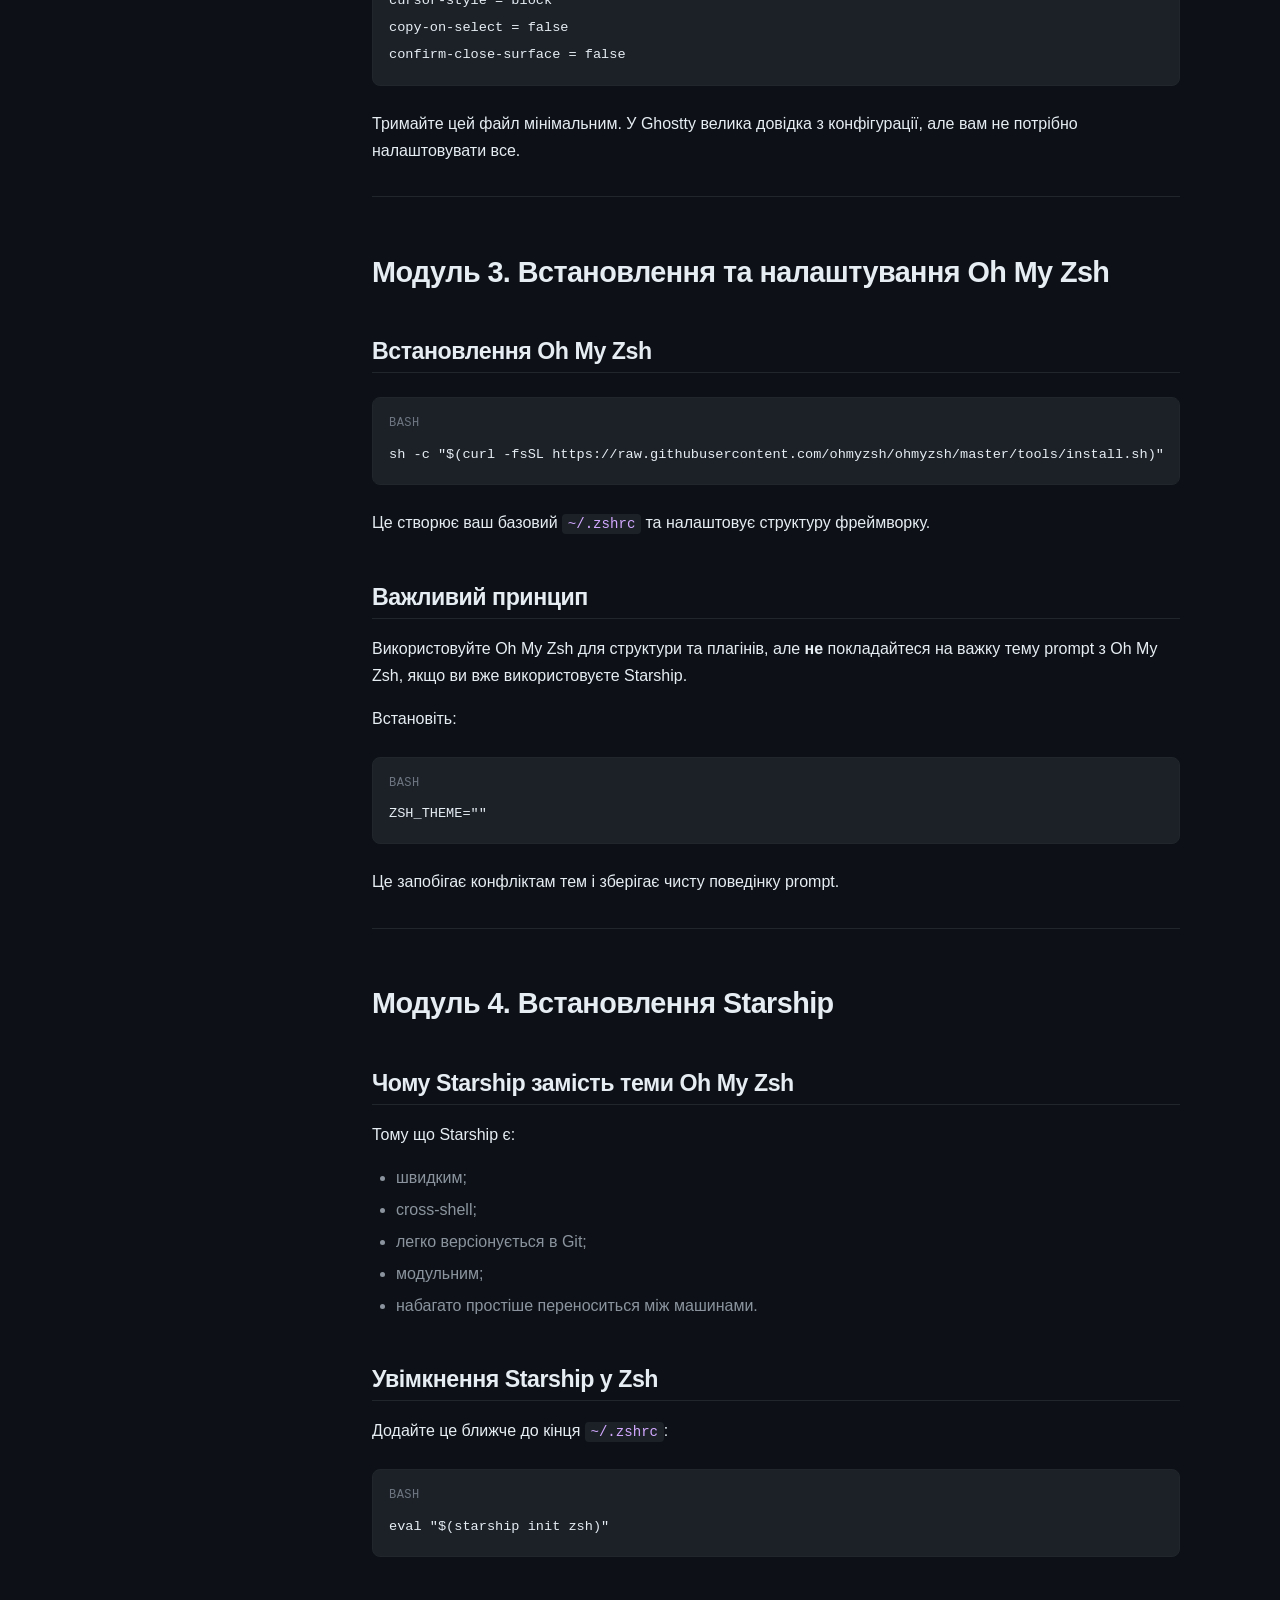
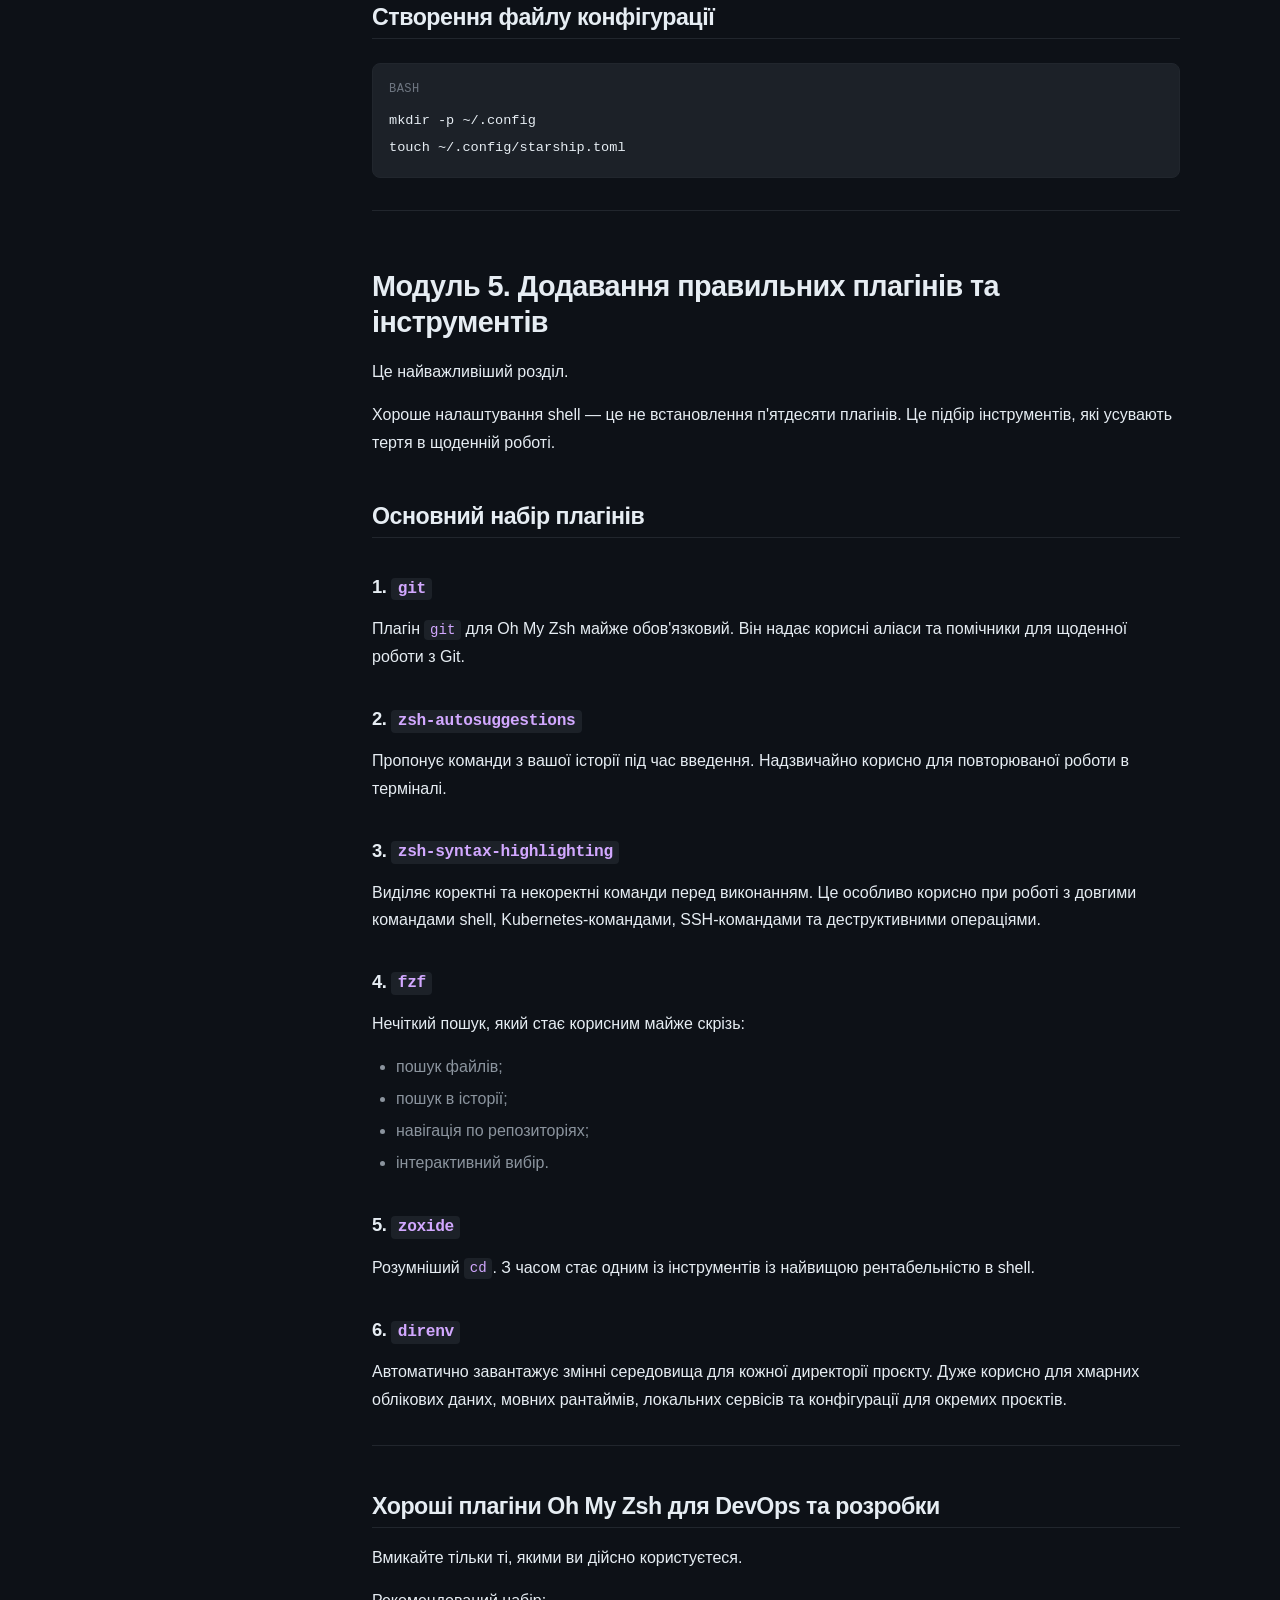
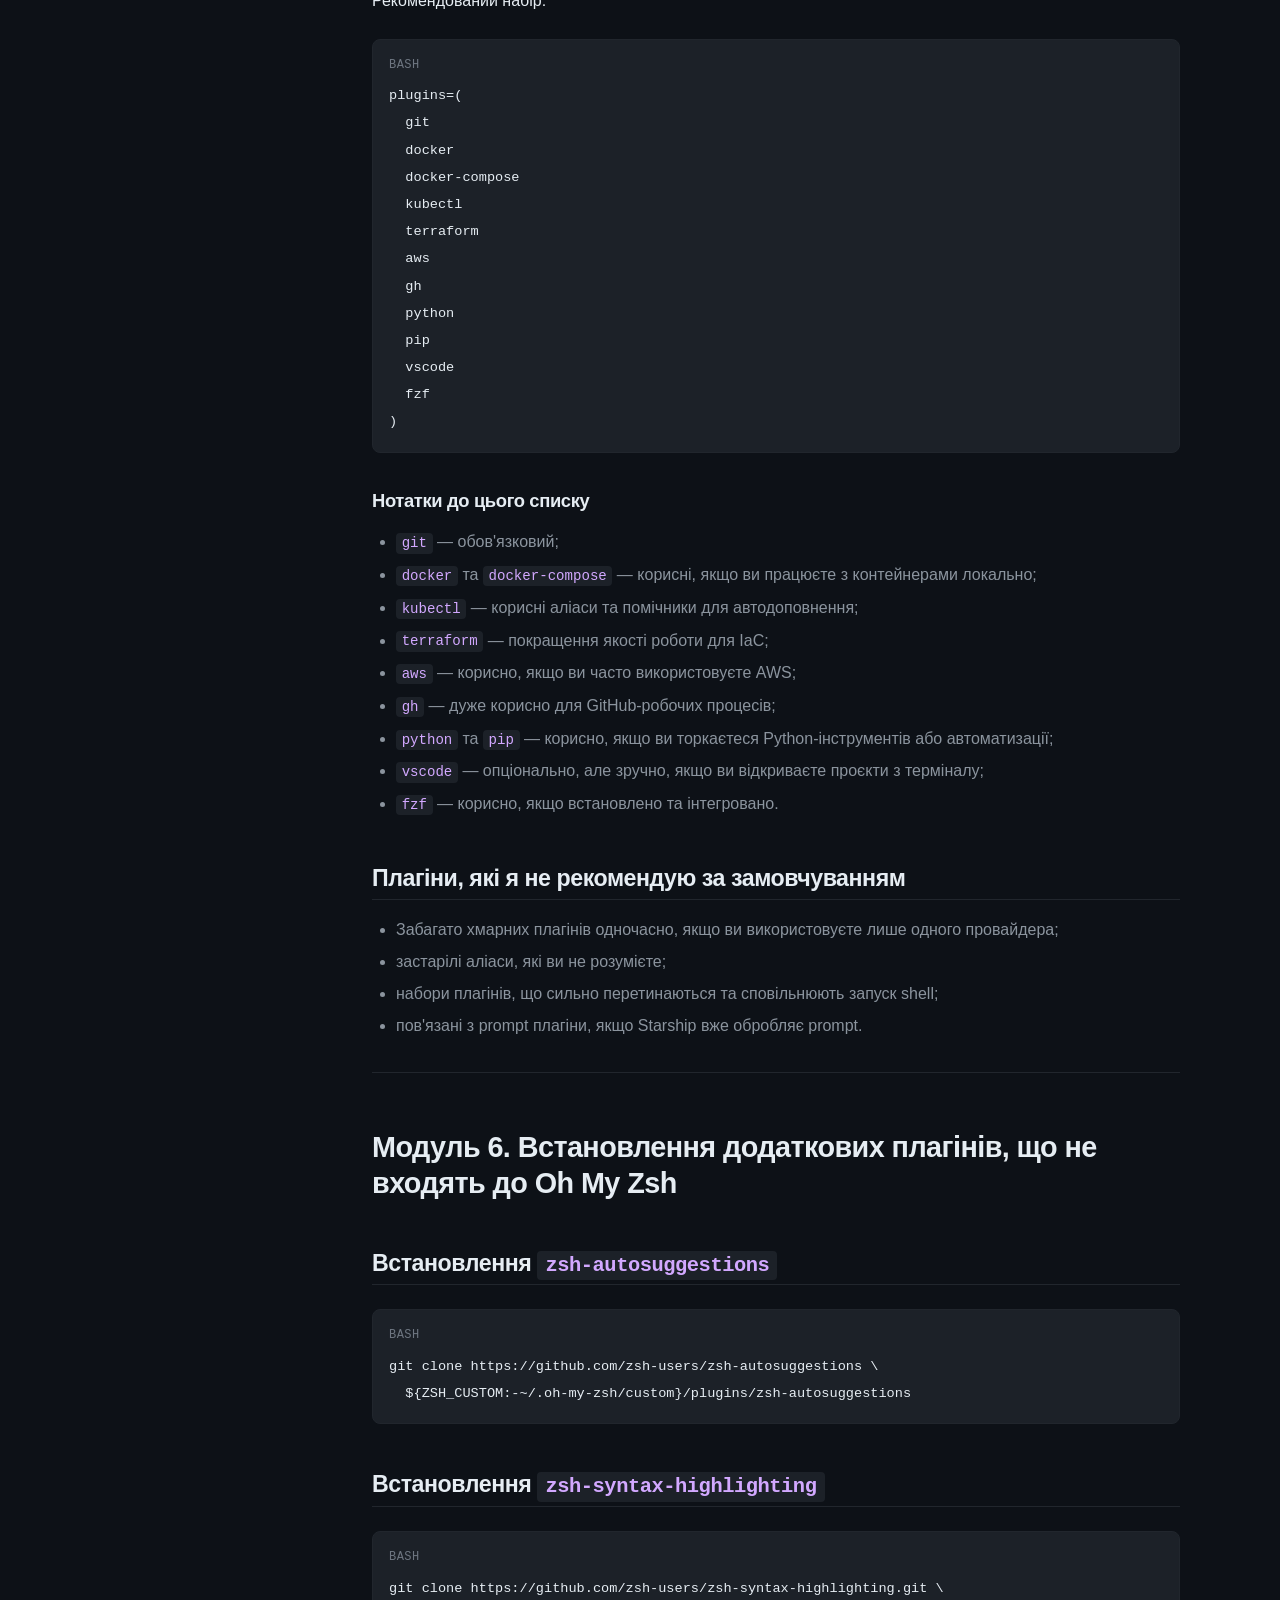
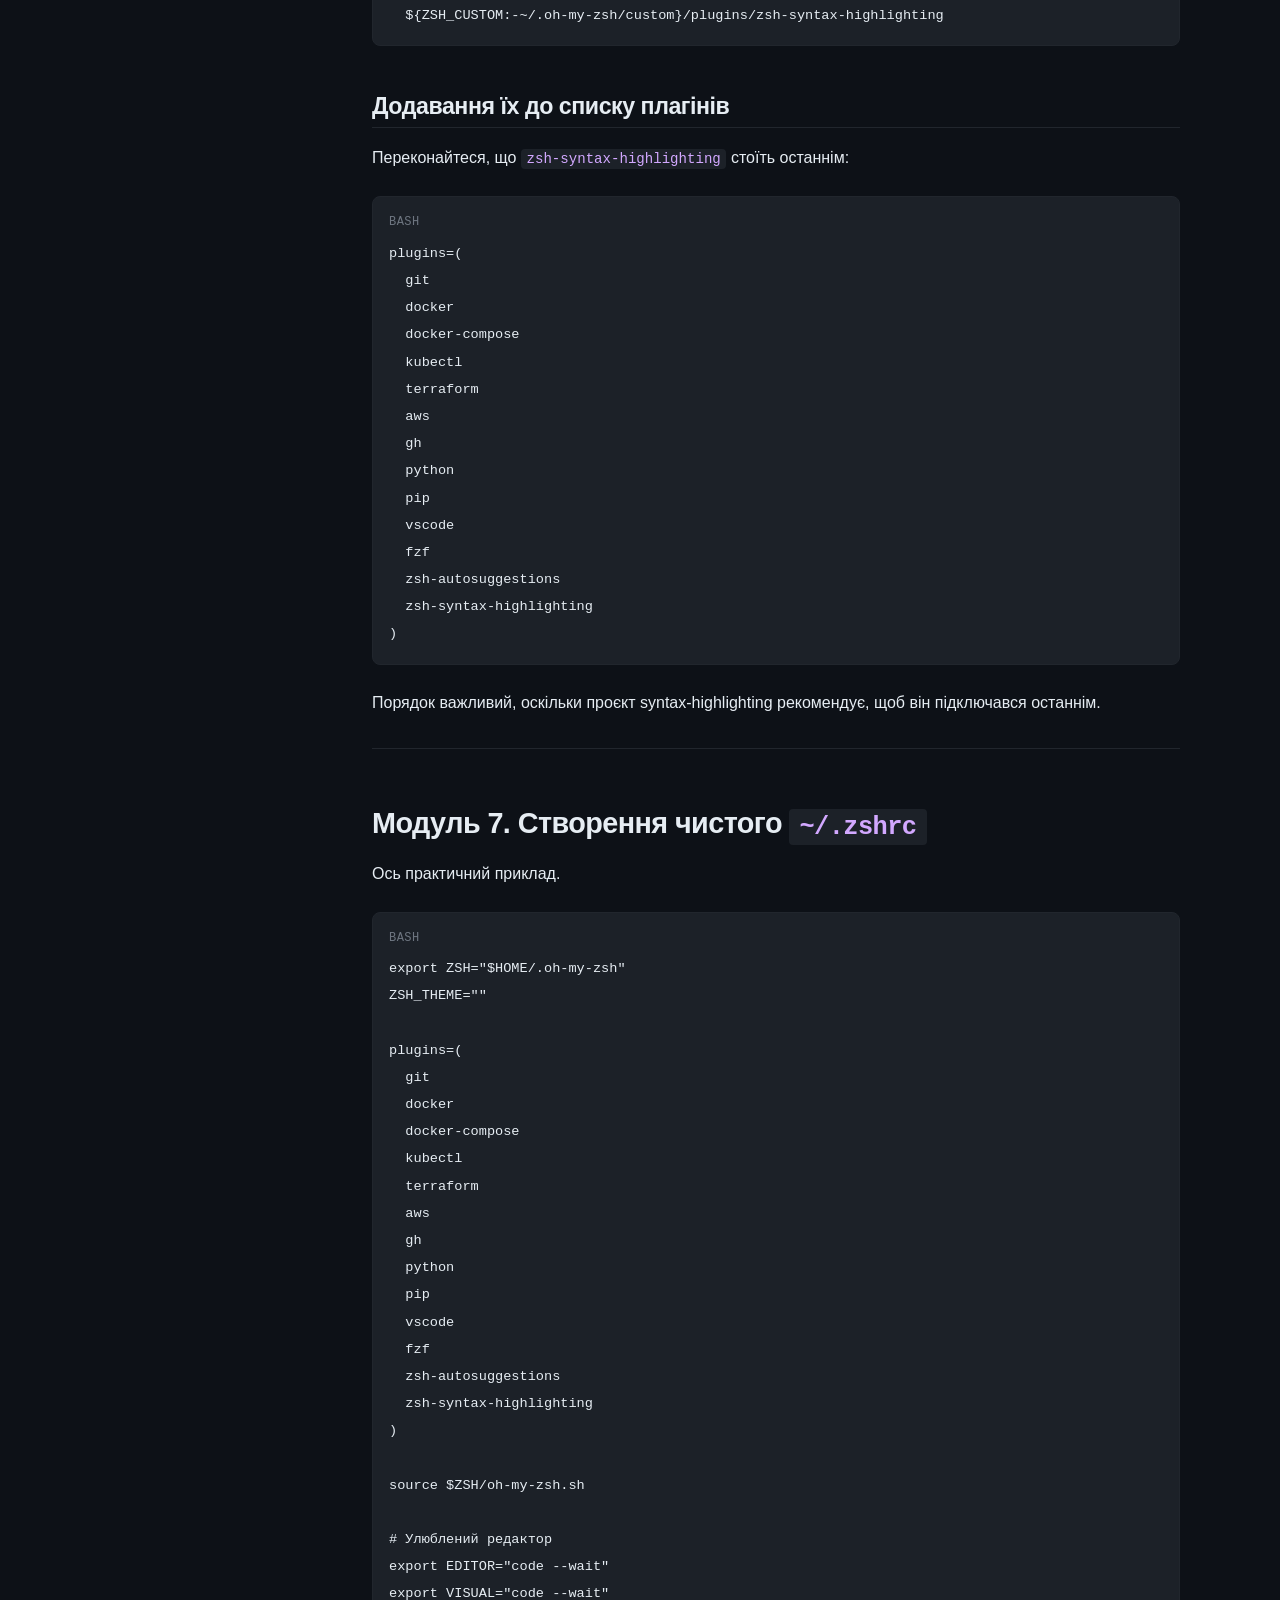
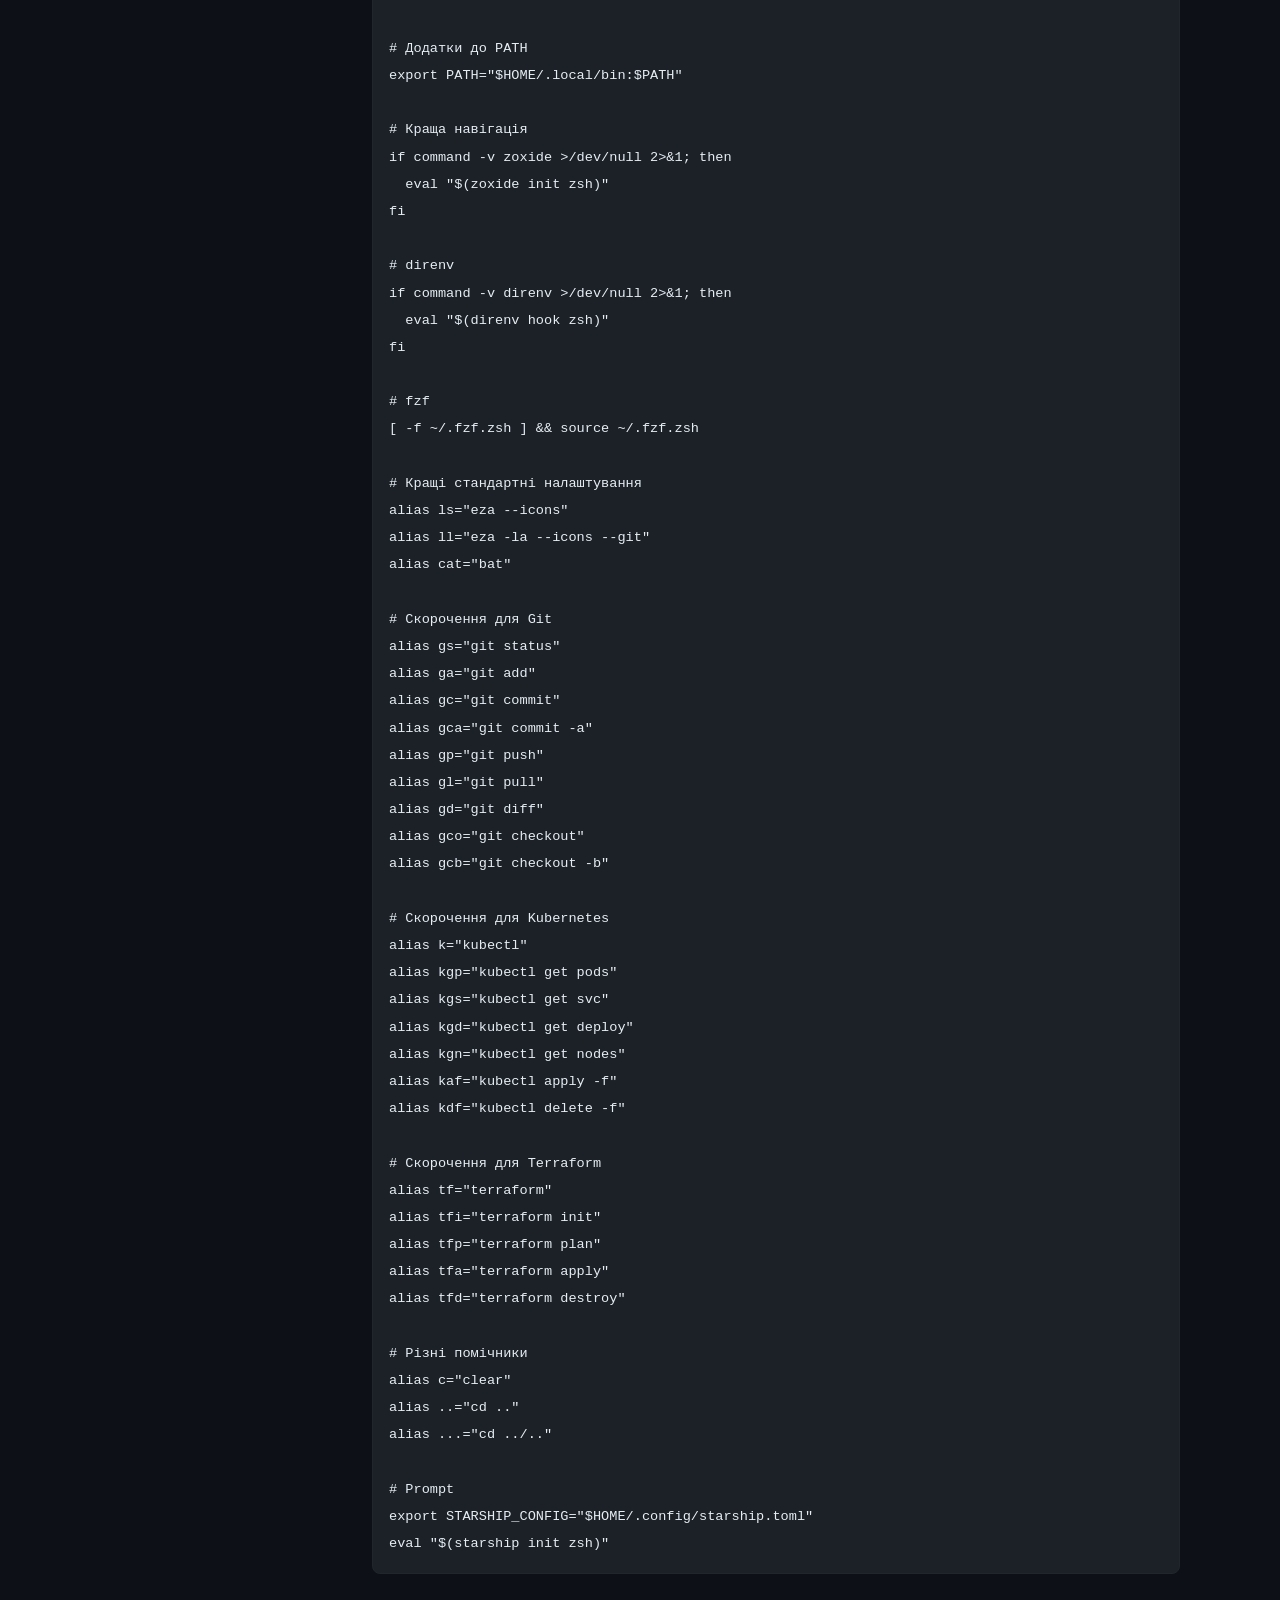
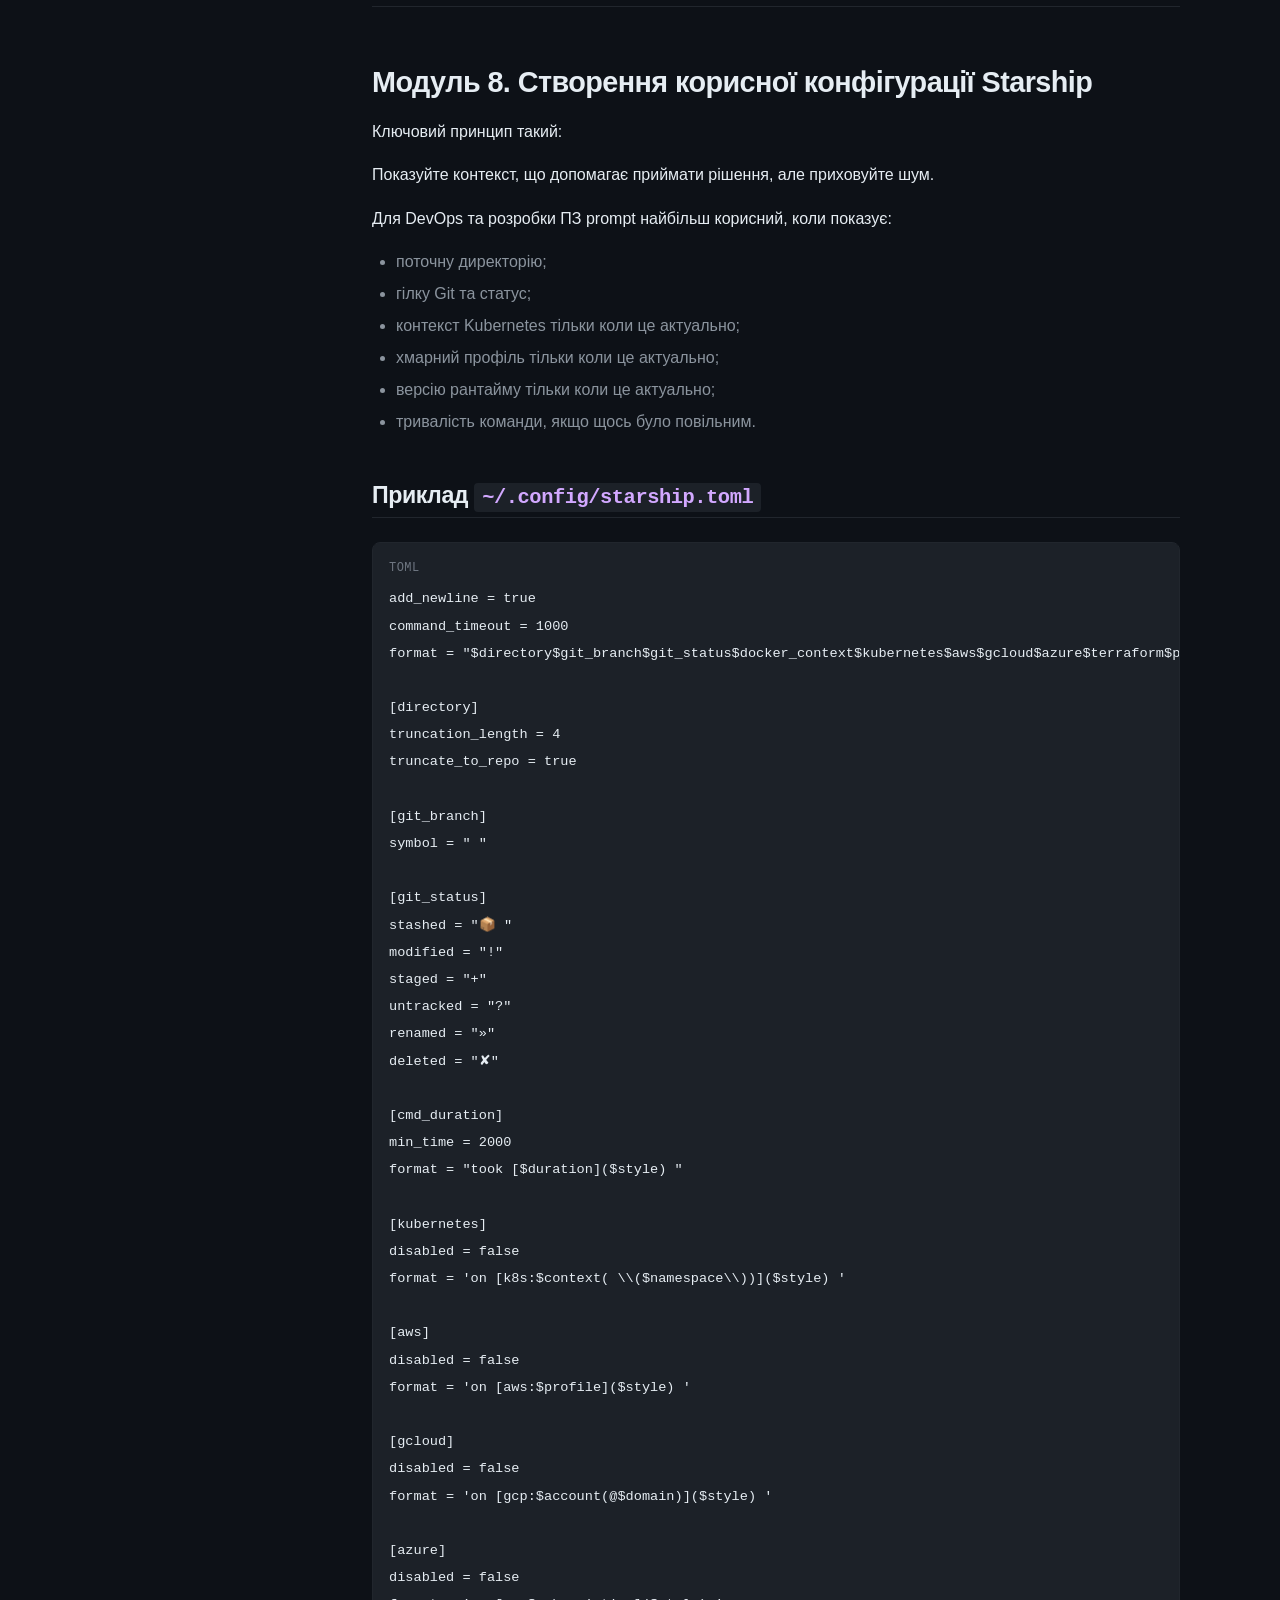
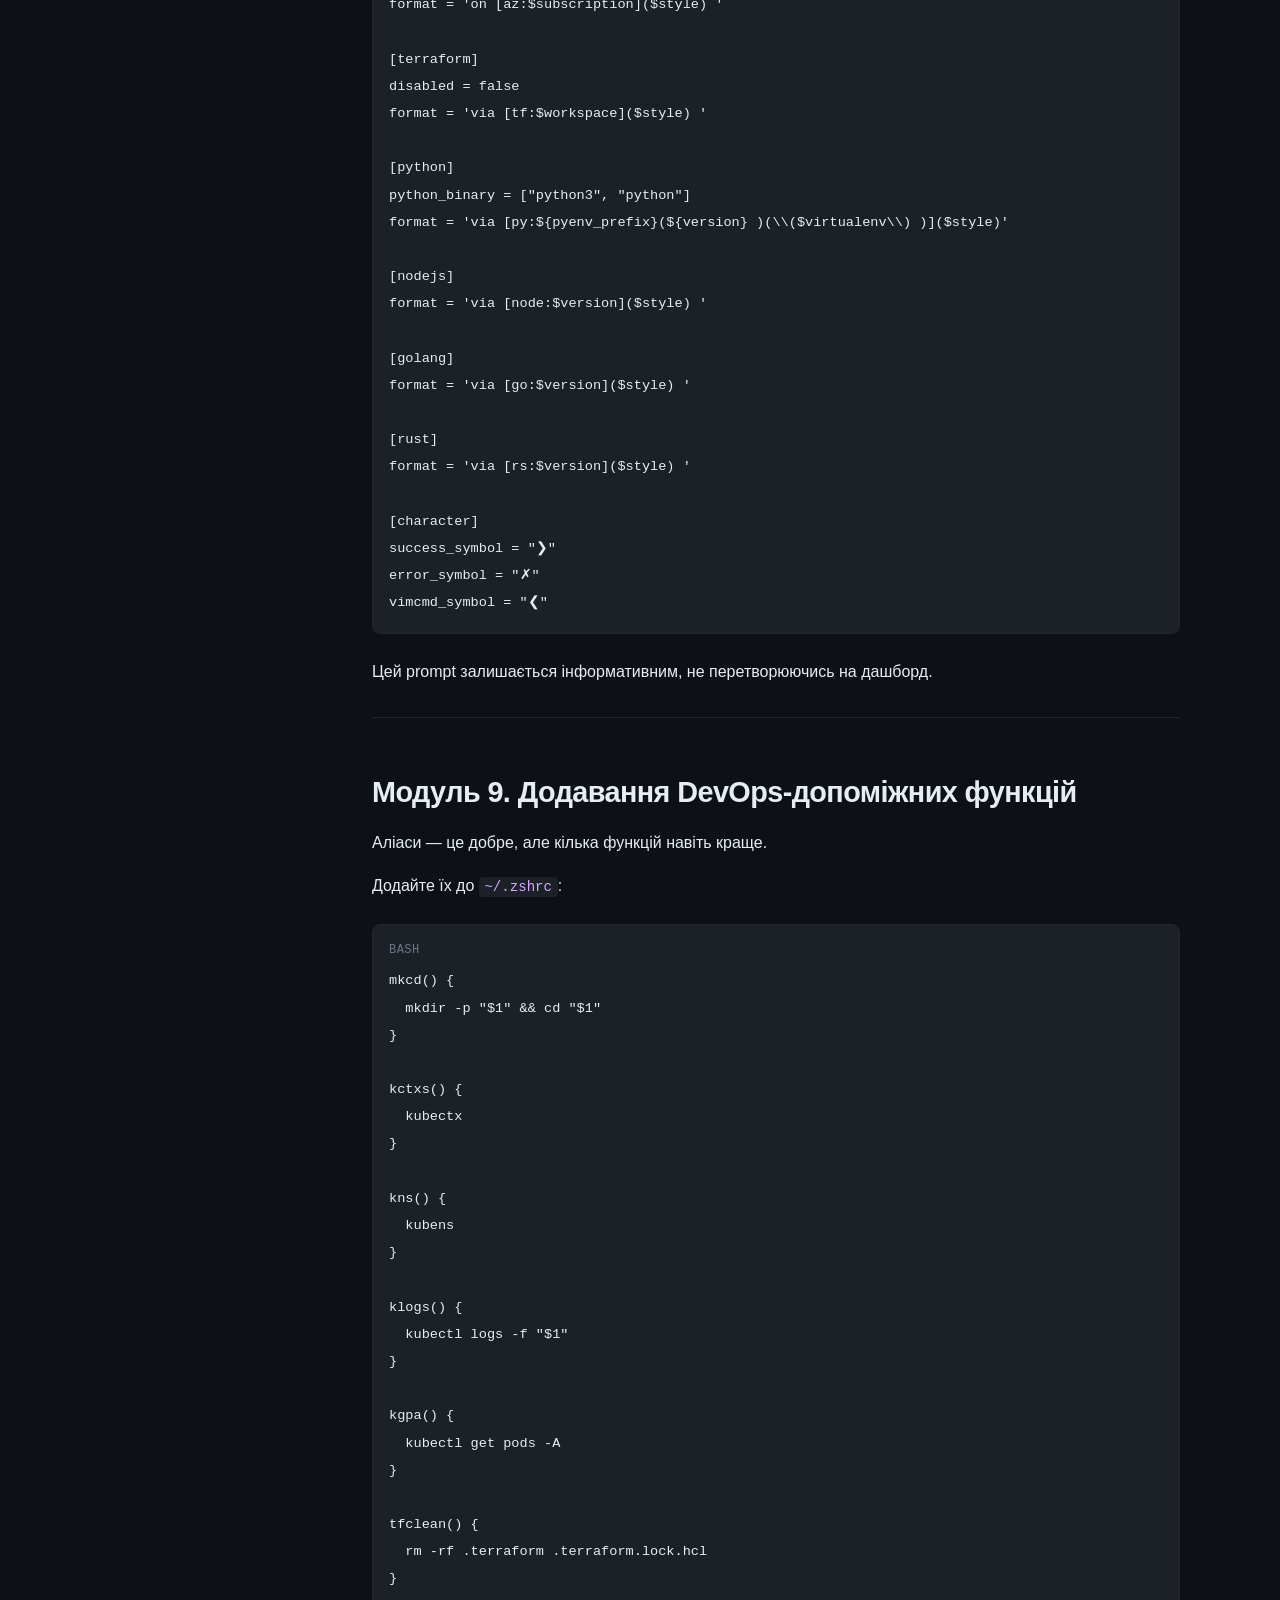
<file: ua/index.html>
<!doctype html>
<html lang="uk" data-markdown-source="ghostty-ohmyzsh-starship-dev-setup-ua.md">
  <head>
    <meta charset="UTF-8">
    <meta name="viewport" content="width=device-width, initial-scale=1.0">
    <title>Українська | Ghostty + Oh My Zsh + Starship</title>
    <meta name="description" content="Практичний гайд із налаштування терміналу на базі Ghostty, Oh My Zsh та Starship для DevOps та розробки.">
    <link rel="stylesheet" href="../assets/site.css">
    <script src="../assets/site.js" defer></script>
  </head>
  <body>
    <header class="site-header">
      <div class="container">
        <a class="brand" href="../">
          <span class="brand-icon">G</span>
          <span>ghostty + ohmyzsh + starship</span>
        </a>
        <nav class="nav">
          <a href="../">Home</a>
          <a href="../en/">English Guide</a>
          <a href="./" class="active">Українська</a>
          <a href="../other/">Other Guide</a>
          <a href="../mentoring-offer/">Mentoring</a>
        </nav>
      </div>
    </header>

    <main>
      <section class="hero" style="padding-bottom:0">
        <div class="container" style="text-align:left;max-width:var(--max-width)">
          <div class="hero-badge">Українська</div>
          <h1 style="max-width:none;text-align:left">Ghostty + Oh My Zsh + Starship для DevOps та розробки ПЗ</h1>
          <p class="hero-lead" style="max-width:none;text-align:left;margin-bottom:0">
            Практичний міні-курс зі створення швидкого, чистого та продуктивного налаштування терміналу.
          </p>
        </div>
      </section>

      <div class="container">
        <div class="guide-layout">
          <aside class="guide-sidebar">
            <div class="toc-title">На цій сторінці</div>
            <nav class="toc" data-markdown-toc></nav>
          </aside>
          <article class="guide-main">
            <div class="loading-msg" data-markdown-status>Завантаження гайду...</div>
            <div class="prose" data-markdown-content></div>
          </article>
        </div>
      </div>
    </main>

    <footer class="site-footer">
      <div class="container">
        <span>DevOpus | Yaroslav Kostiannikov</span>
        <a href="../mentoring-offer/">Mentoring Offer</a>
      </div>
    </footer>
  </body>
</html>
</file>
<file: assets/site.css>
:root {
  --bg: #0d1117;
  --bg-card: #161b22;
  --bg-code: #1c2128;
  --bg-elevated: #1c2230;
  --border: #30363d;
  --border-light: #21262d;
  --text: #e6edf3;
  --text-muted: #8b949e;
  --text-dim: #6e7681;
  --accent: #58a6ff;
  --accent-2: #3fb950;
  --accent-3: #d2a8ff;
  --accent-warn: #d29922;
  --font-body: -apple-system, BlinkMacSystemFont, "Segoe UI", Helvetica, Arial, sans-serif;
  --font-mono: "SFMono-Regular", Consolas, "Liberation Mono", Menlo, monospace;
  --max-width: 1080px;
  --radius: 8px;
  --radius-lg: 12px;
}

*, *::before, *::after {
  box-sizing: border-box;
}

html {
  scroll-behavior: smooth;
}

body {
  margin: 0;
  min-height: 100vh;
  font-family: var(--font-body);
  font-size: 16px;
  line-height: 1.6;
  color: var(--text);
  background: var(--bg);
  -webkit-font-smoothing: antialiased;
}

a {
  color: var(--accent);
  text-decoration: none;
}

a:hover {
  text-decoration: underline;
}

img {
  max-width: 100%;
}

/* --- Layout --- */

.container {
  width: min(calc(100% - 32px), var(--max-width));
  margin: 0 auto;
}

/* --- Header --- */

.site-header {
  position: sticky;
  top: 0;
  z-index: 50;
  background: rgba(13, 17, 23, 0.85);
  backdrop-filter: blur(12px);
  border-bottom: 1px solid var(--border-light);
}

.site-header .container {
  display: flex;
  align-items: center;
  justify-content: space-between;
  height: 60px;
  gap: 16px;
}

.brand {
  display: flex;
  align-items: center;
  gap: 10px;
  color: var(--text);
  font-weight: 600;
  font-size: 1rem;
  white-space: nowrap;
}

.brand:hover {
  text-decoration: none;
  color: var(--text);
}

.brand-icon {
  display: grid;
  place-items: center;
  width: 32px;
  height: 32px;
  border-radius: 6px;
  font-size: 0.85rem;
  font-weight: 700;
  color: #fff;
  background: linear-gradient(135deg, var(--accent) 0%, var(--accent-3) 100%);
}

.nav {
  display: flex;
  gap: 4px;
}

.nav a {
  padding: 6px 12px;
  border-radius: 6px;
  color: var(--text-muted);
  font-size: 0.875rem;
  transition: color 150ms, background 150ms;
}

.nav a:hover {
  color: var(--text);
  background: rgba(255,255,255,0.06);
  text-decoration: none;
}

.nav a.active {
  color: var(--text);
  background: rgba(255,255,255,0.08);
}

/* --- Hero --- */

.hero {
  padding: 80px 0 60px;
  text-align: center;
}

.hero-badge {
  display: inline-flex;
  align-items: center;
  gap: 8px;
  padding: 4px 14px;
  border-radius: 999px;
  border: 1px solid var(--border);
  background: var(--bg-card);
  color: var(--accent-2);
  font-family: var(--font-mono);
  font-size: 0.8rem;
  margin-bottom: 24px;
}

.hero h1 {
  margin: 0 auto 16px;
  max-width: 720px;
  font-size: clamp(2rem, 5vw, 3rem);
  font-weight: 700;
  line-height: 1.15;
  letter-spacing: -0.03em;
  color: var(--text);
}

.hero-lead {
  margin: 0 auto 32px;
  max-width: 600px;
  color: var(--text-muted);
  font-size: 1.1rem;
  line-height: 1.6;
}

.button-row {
  display: flex;
  flex-wrap: wrap;
  justify-content: center;
  gap: 12px;
}

.btn {
  display: inline-flex;
  align-items: center;
  gap: 8px;
  padding: 10px 20px;
  border-radius: 6px;
  font-size: 0.9rem;
  font-weight: 600;
  border: 1px solid transparent;
  transition: background 150ms, border-color 150ms;
  cursor: pointer;
}

.btn:hover {
  text-decoration: none;
}

.btn-primary {
  color: #fff;
  background: var(--accent);
  border-color: var(--accent);
}

.btn-primary:hover {
  background: #4c9aef;
  color: #fff;
}

.btn-outline {
  color: var(--text-muted);
  border-color: var(--border);
  background: transparent;
}

.btn-outline:hover {
  color: var(--text);
  border-color: var(--text-muted);
}

/* --- Section --- */

.section {
  padding: 48px 0;
}

.section + .section {
  border-top: 1px solid var(--border-light);
}

.section-title {
  margin: 0 0 8px;
  font-size: 1.4rem;
  font-weight: 600;
  letter-spacing: -0.02em;
}

.section-subtitle {
  margin: 0 0 28px;
  color: var(--text-muted);
  font-size: 0.95rem;
}

/* --- Card Grid --- */

.card-grid {
  display: grid;
  grid-template-columns: repeat(auto-fill, minmax(280px, 1fr));
  gap: 16px;
}

.card {
  padding: 20px;
  border: 1px solid var(--border-light);
  border-radius: var(--radius-lg);
  background: var(--bg-card);
  transition: border-color 200ms;
}

.card:hover {
  border-color: var(--border);
}

.card h3 {
  margin: 0 0 8px;
  font-size: 1rem;
  font-weight: 600;
  color: var(--text);
}

.card p {
  margin: 0;
  color: var(--text-muted);
  font-size: 0.9rem;
  line-height: 1.55;
}

.card-link {
  color: inherit;
}

.card-link:hover {
  text-decoration: none;
}

.card-link:hover .card {
  border-color: var(--accent);
}

.card-link:hover .card h3 {
  color: var(--accent);
}

/* --- Stack chips --- */

.chip-row {
  display: flex;
  flex-wrap: wrap;
  gap: 8px;
  margin-top: 20px;
  justify-content: center;
}

.chip {
  display: inline-flex;
  align-items: center;
  gap: 6px;
  padding: 5px 12px;
  border-radius: 999px;
  border: 1px solid var(--border);
  background: var(--bg-card);
  color: var(--text-muted);
  font-size: 0.8rem;
  font-family: var(--font-mono);
}

/* --- Quote --- */

.quote-block {
  margin: 28px 0;
  padding: 16px 20px;
  border-left: 3px solid var(--accent-3);
  border-radius: 0 var(--radius) var(--radius) 0;
  background: var(--bg-card);
  color: var(--text-muted);
  font-size: 1rem;
  line-height: 1.65;
}

/* --- Pricing --- */

.pricing-grid {
  display: grid;
  grid-template-columns: repeat(auto-fill, minmax(220px, 1fr));
  gap: 16px;
}

.price-card {
  padding: 24px;
  border: 1px solid var(--border-light);
  border-radius: var(--radius-lg);
  background: var(--bg-card);
}

.price-card h3 {
  margin: 0 0 4px;
  font-size: 0.9rem;
  color: var(--text-muted);
  font-weight: 500;
}

.price-value {
  margin: 0 0 8px;
  font-size: 1.6rem;
  font-weight: 700;
  color: var(--text);
  letter-spacing: -0.03em;
}

.price-card p {
  margin: 0;
  color: var(--text-dim);
  font-size: 0.85rem;
  line-height: 1.5;
}

/* --- Guide layout --- */

.guide-layout {
  display: grid;
  grid-template-columns: 240px minmax(0, 1fr);
  gap: 32px;
  padding: 40px 0 60px;
}

.guide-sidebar {
  position: sticky;
  top: 76px;
  align-self: start;
  max-height: calc(100vh - 92px);
  overflow-y: auto;
}

.toc-title {
  margin: 0 0 12px;
  font-size: 0.75rem;
  font-weight: 600;
  color: var(--text-dim);
  text-transform: uppercase;
  letter-spacing: 0.06em;
}

.toc {
  list-style: none;
  margin: 0;
  padding: 0;
  display: flex;
  flex-direction: column;
  gap: 2px;
}

.toc a {
  display: block;
  padding: 4px 10px;
  border-radius: 4px;
  color: var(--text-muted);
  font-size: 0.82rem;
  line-height: 1.4;
  transition: color 120ms, background 120ms;
  border-left: 2px solid transparent;
}

.toc a:hover {
  color: var(--text);
  background: rgba(255,255,255,0.04);
  text-decoration: none;
}

.toc a.active {
  color: var(--text);
  border-left-color: var(--accent);
}

.toc a[data-level="3"] {
  padding-left: 22px;
  font-size: 0.8rem;
}

/* --- Prose / Markdown --- */

.prose {
  color: var(--text);
  line-height: 1.7;
}

.prose > :first-child {
  margin-top: 0;
}

.prose h1, .prose h2, .prose h3, .prose h4 {
  margin: 2em 0 0.6em;
  font-weight: 600;
  line-height: 1.25;
  letter-spacing: -0.02em;
  color: var(--text);
  scroll-margin-top: 80px;
}

.prose h1 { font-size: 1.8rem; }
.prose h2 { font-size: 1.45rem; padding-bottom: 6px; border-bottom: 1px solid var(--border-light); }
.prose h3 { font-size: 1.15rem; }
.prose h4 { font-size: 1rem; }

.prose p {
  margin: 1em 0;
}

.prose ul, .prose ol {
  margin: 1em 0;
  padding-left: 1.5em;
}

.prose li + li {
  margin-top: 0.3em;
}

.prose li {
  color: var(--text-muted);
}

.prose hr {
  margin: 2em 0;
  border: 0;
  border-top: 1px solid var(--border-light);
}

.prose a {
  color: var(--accent);
}

.prose strong {
  color: var(--text);
  font-weight: 600;
}

.prose blockquote {
  margin: 1.5em 0;
  padding: 0 0 0 16px;
  border-left: 3px solid var(--accent-3);
  color: var(--text-muted);
}

.prose code {
  padding: 0.15em 0.4em;
  border-radius: 4px;
  background: var(--bg-code);
  font-family: var(--font-mono);
  font-size: 0.88em;
  color: var(--accent-3);
}

.prose pre {
  position: relative;
  margin: 1.5em 0;
  padding: 16px;
  overflow-x: auto;
  border-radius: var(--radius);
  background: var(--bg-code);
  border: 1px solid var(--border-light);
}

.prose pre code {
  padding: 0;
  background: transparent;
  color: var(--text);
  font-size: 0.85rem;
  line-height: 1.55;
}

.prose pre .code-lang {
  display: block;
  margin-bottom: 8px;
  color: var(--text-dim);
  font-size: 0.75rem;
  text-transform: uppercase;
  letter-spacing: 0.04em;
}

/* --- Copy button --- */

.copy-btn {
  position: absolute;
  top: 8px;
  right: 8px;
  padding: 4px 10px;
  border: 1px solid var(--border);
  border-radius: 4px;
  background: var(--bg-card);
  color: var(--text-dim);
  font-size: 0.72rem;
  font-family: var(--font-body);
  cursor: pointer;
  transition: color 150ms, border-color 150ms;
  opacity: 0;
}

.prose pre:hover .copy-btn {
  opacity: 1;
}

.copy-btn:hover {
  color: var(--text);
  border-color: var(--text-muted);
}

.copy-btn.copied {
  color: var(--accent-2);
  border-color: var(--accent-2);
  opacity: 1;
}

/* --- Footer --- */

.site-footer {
  padding: 24px 0;
  border-top: 1px solid var(--border-light);
  color: var(--text-dim);
  font-size: 0.82rem;
}

.site-footer .container {
  display: flex;
  align-items: center;
  justify-content: space-between;
  gap: 12px;
}

.site-footer a {
  color: var(--text-muted);
}

/* --- Loading --- */

.loading-msg {
  padding: 20px;
  color: var(--text-dim);
  font-family: var(--font-mono);
  font-size: 0.85rem;
}

/* --- Responsive --- */

@media (max-width: 768px) {
  .hero {
    padding: 48px 0 40px;
  }

  .hero h1 {
    font-size: 1.75rem;
  }

  .guide-layout {
    grid-template-columns: 1fr;
  }

  .guide-sidebar {
    position: static;
    max-height: none;
    display: none;
  }

  .site-header .container {
    flex-wrap: wrap;
    height: auto;
    padding: 12px 0;
    gap: 8px;
  }

  .nav {
    width: 100%;
    justify-content: center;
  }

  .site-footer .container {
    flex-direction: column;
    text-align: center;
  }

  .card-grid {
    grid-template-columns: 1fr;
  }

  .pricing-grid {
    grid-template-columns: 1fr;
  }
}
</file>
